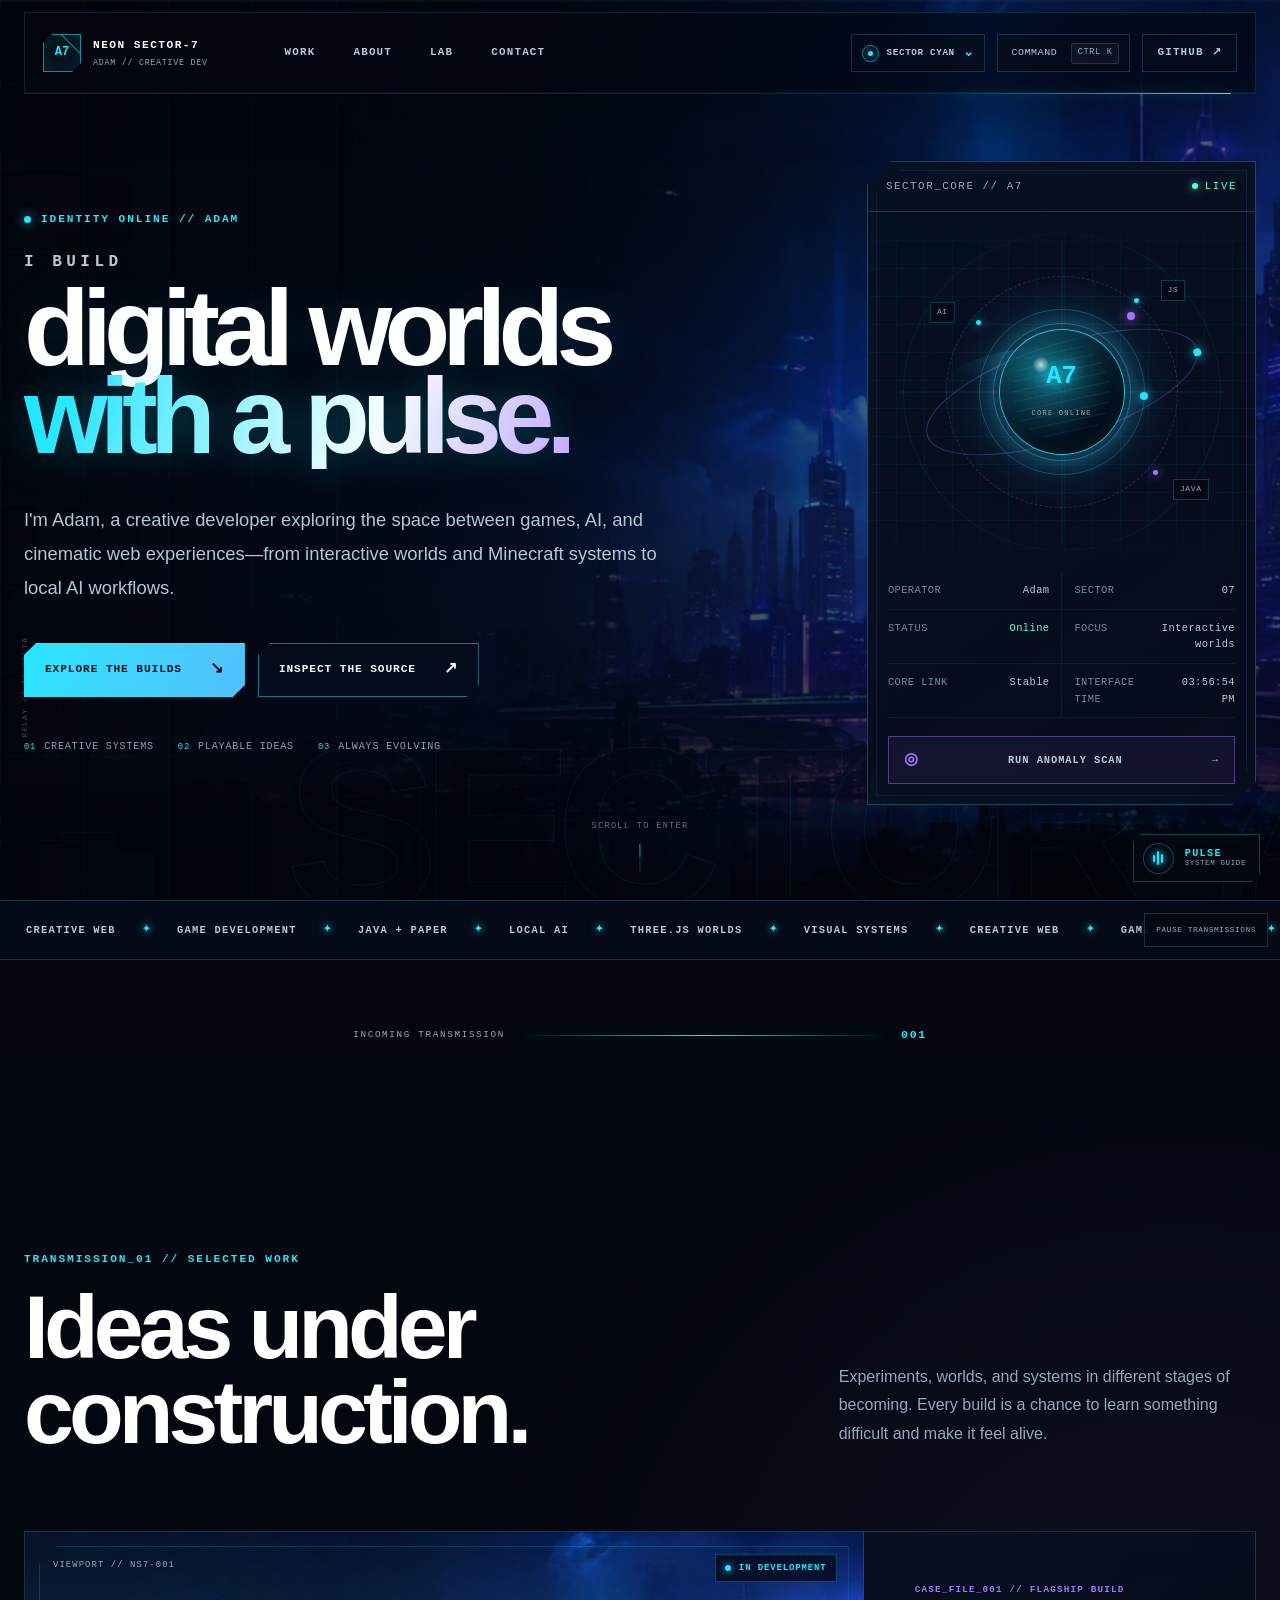
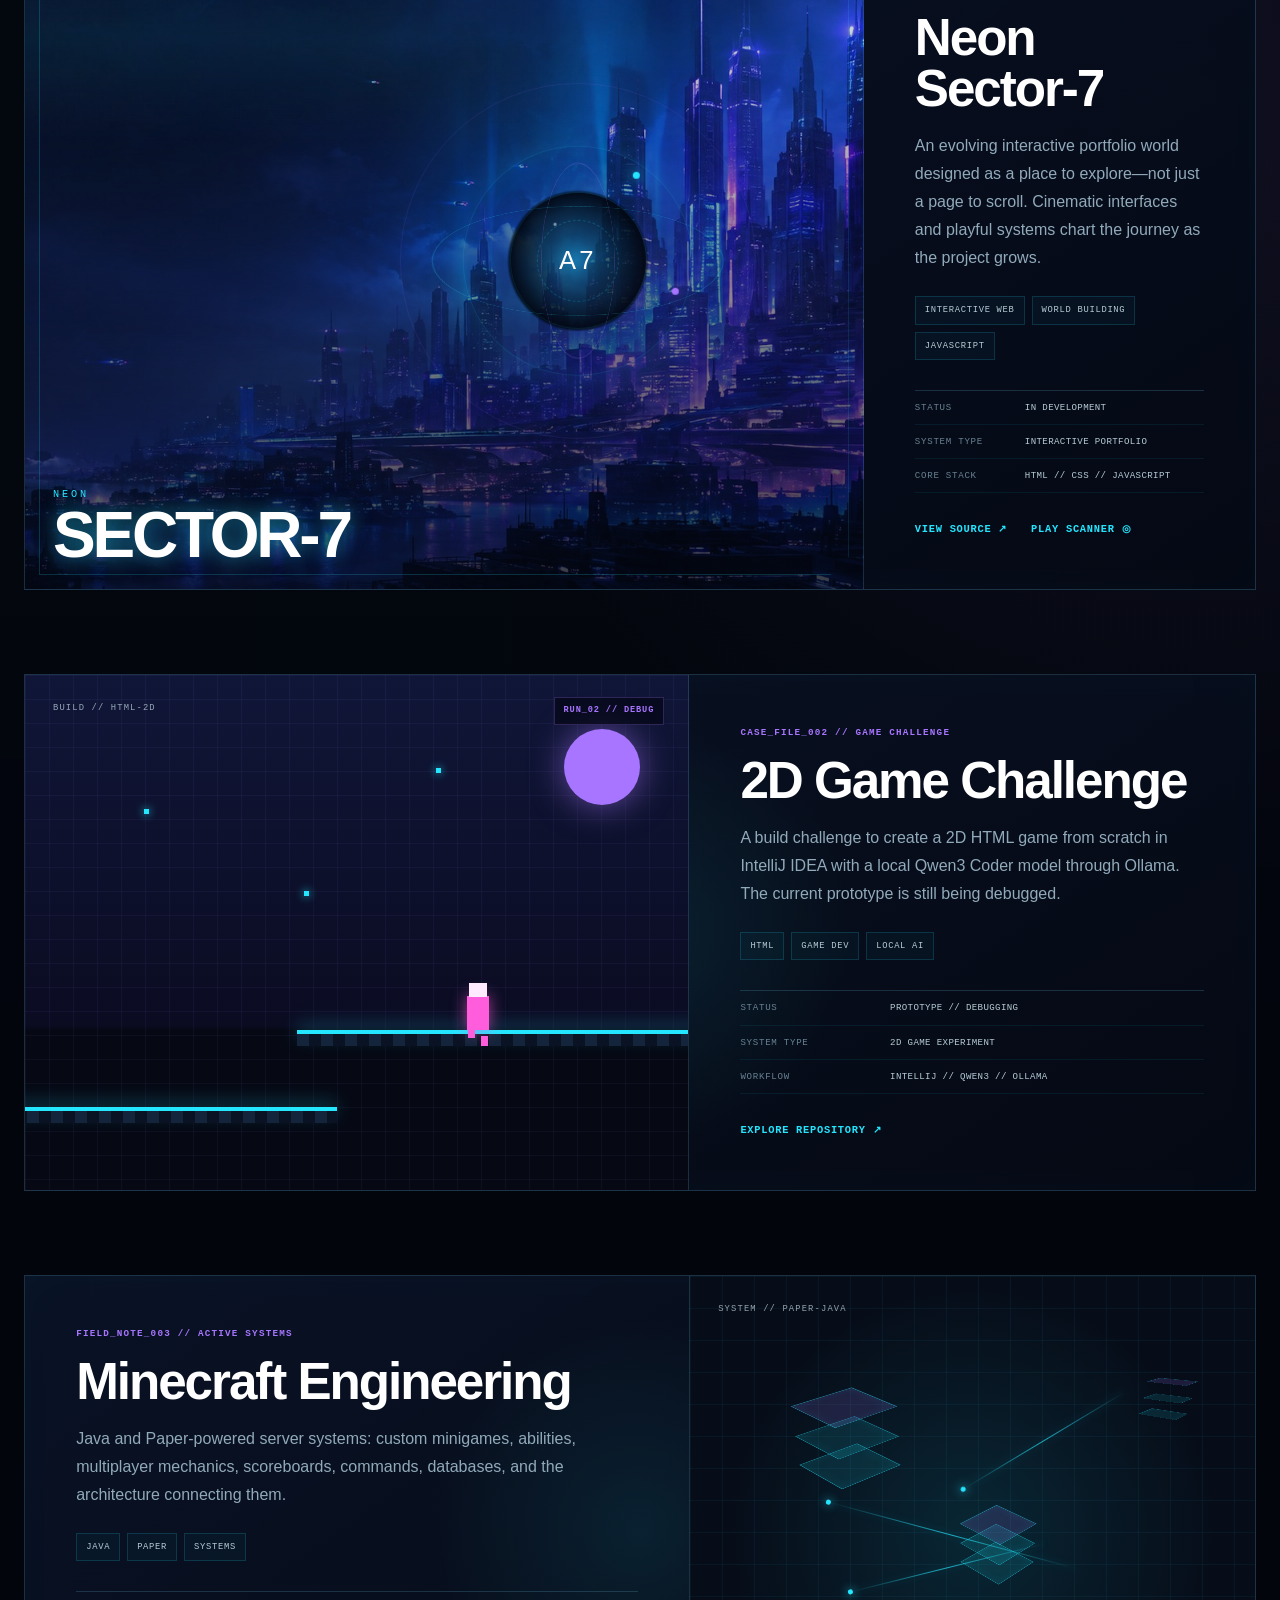
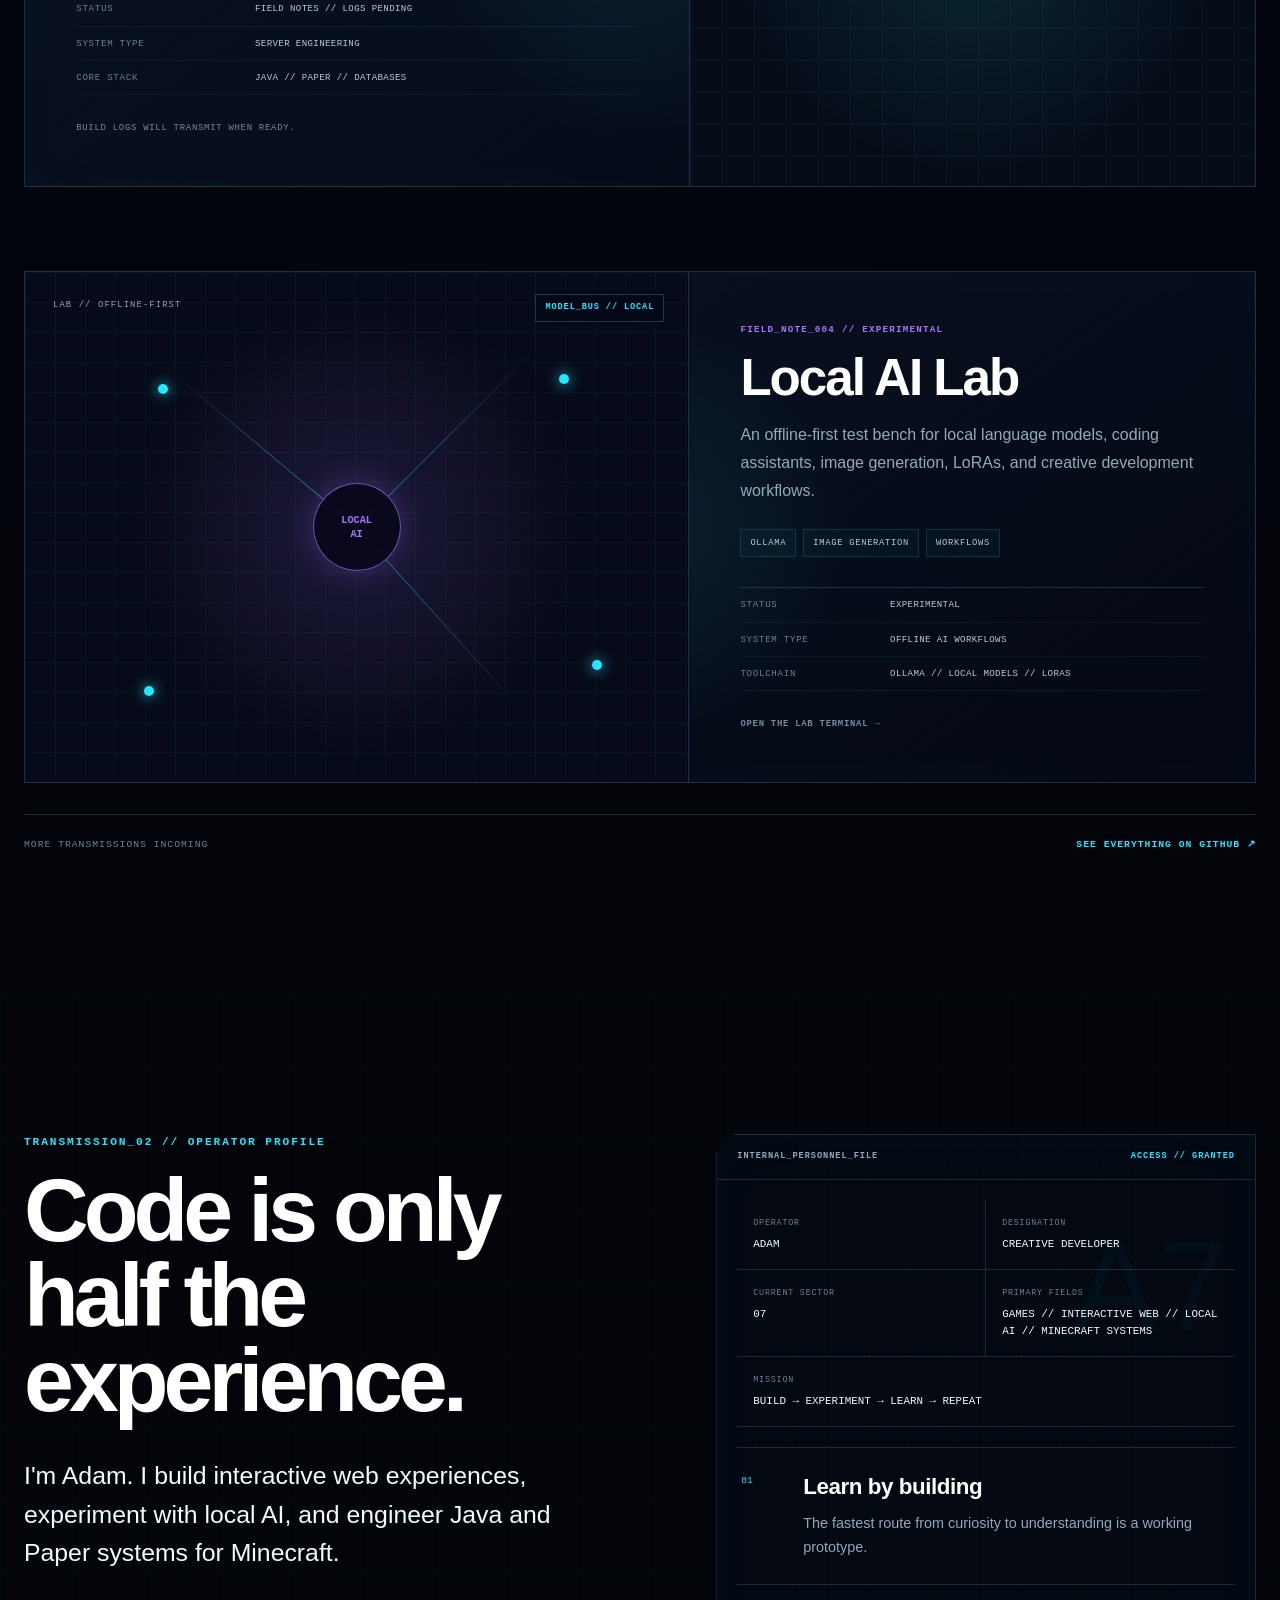
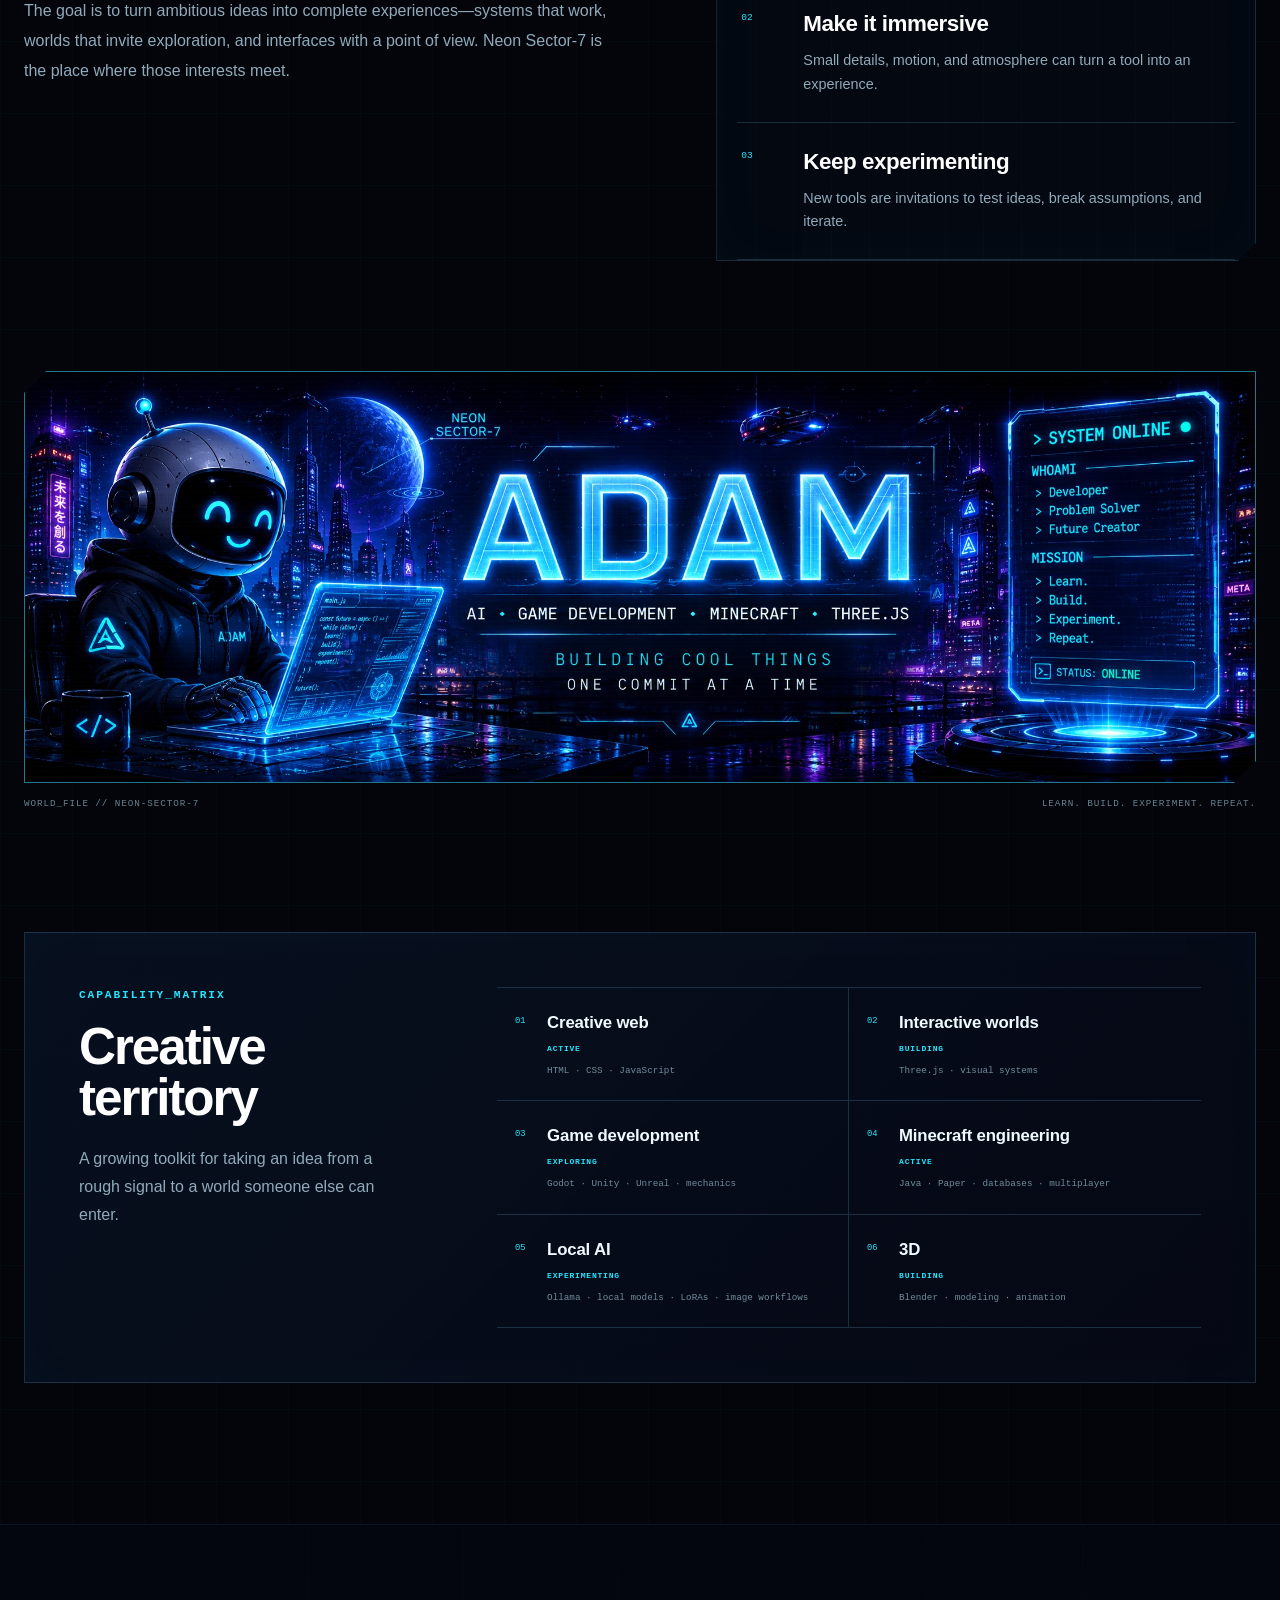
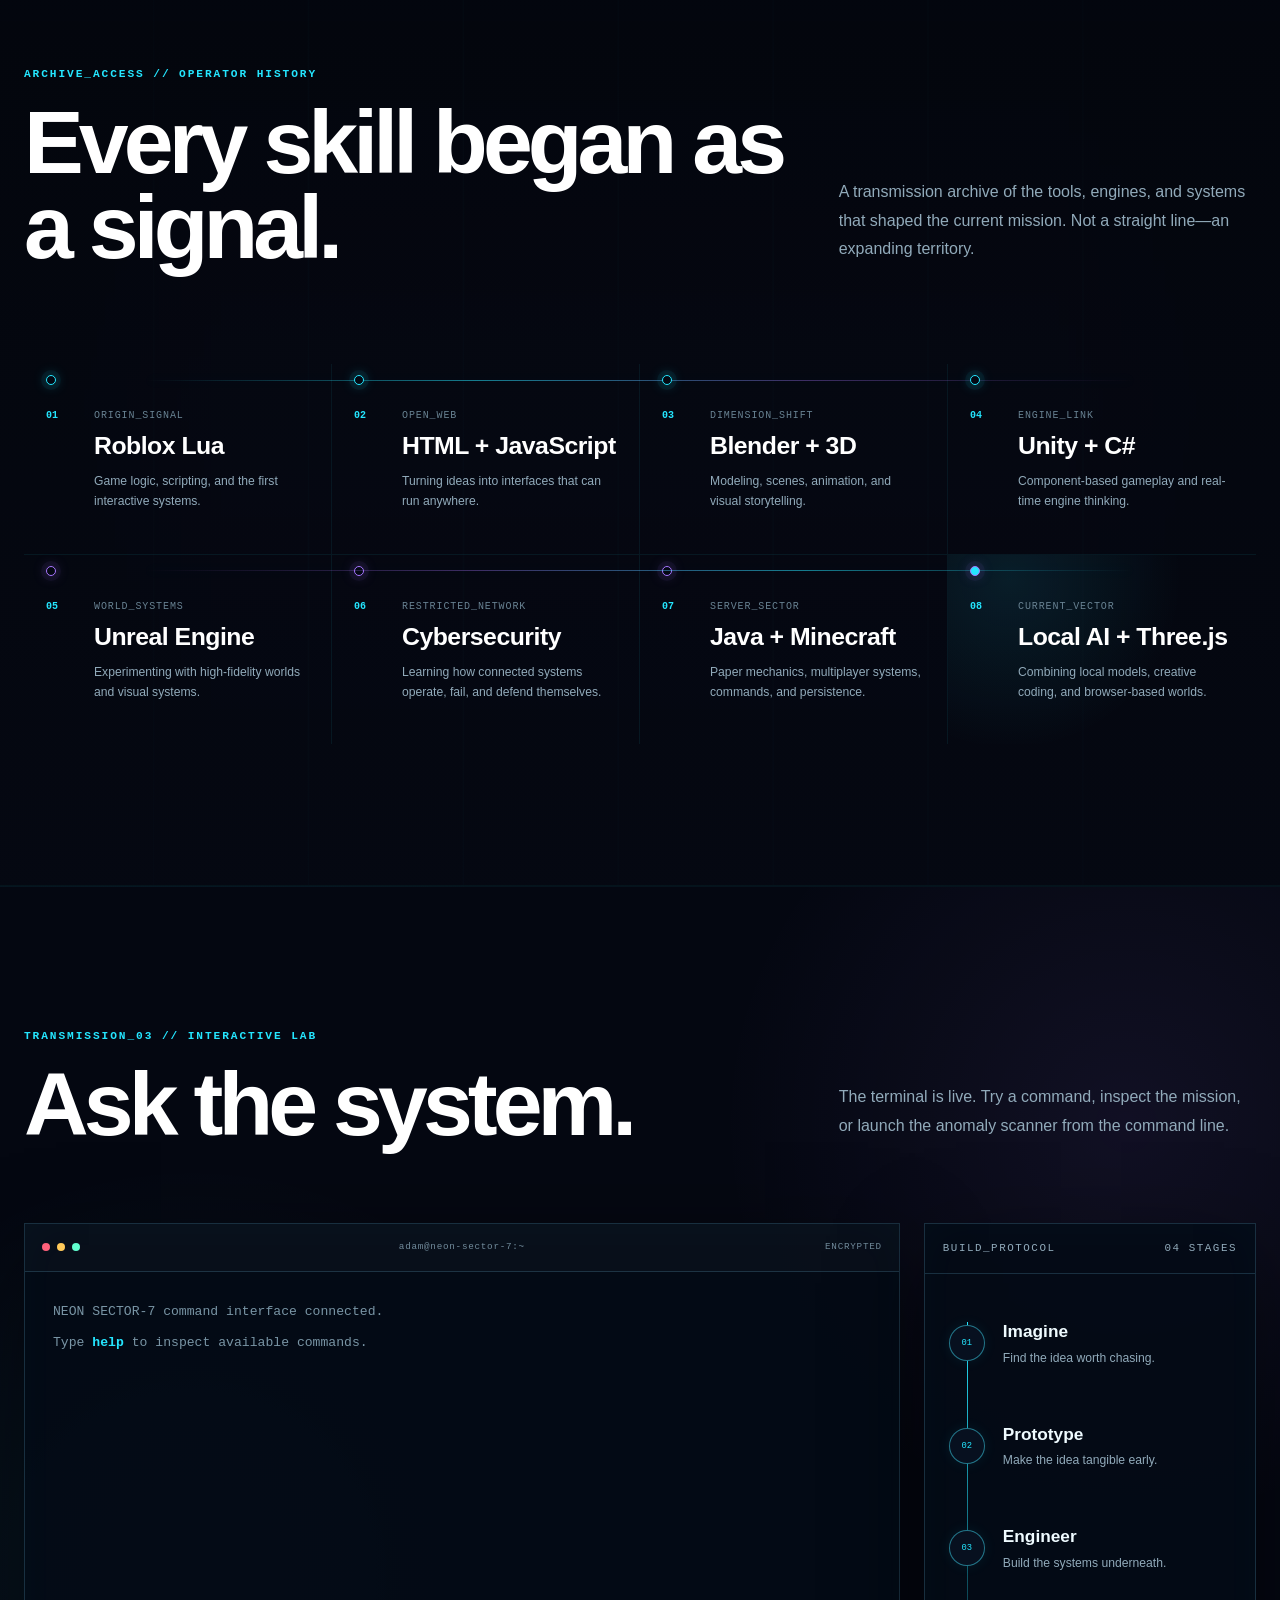
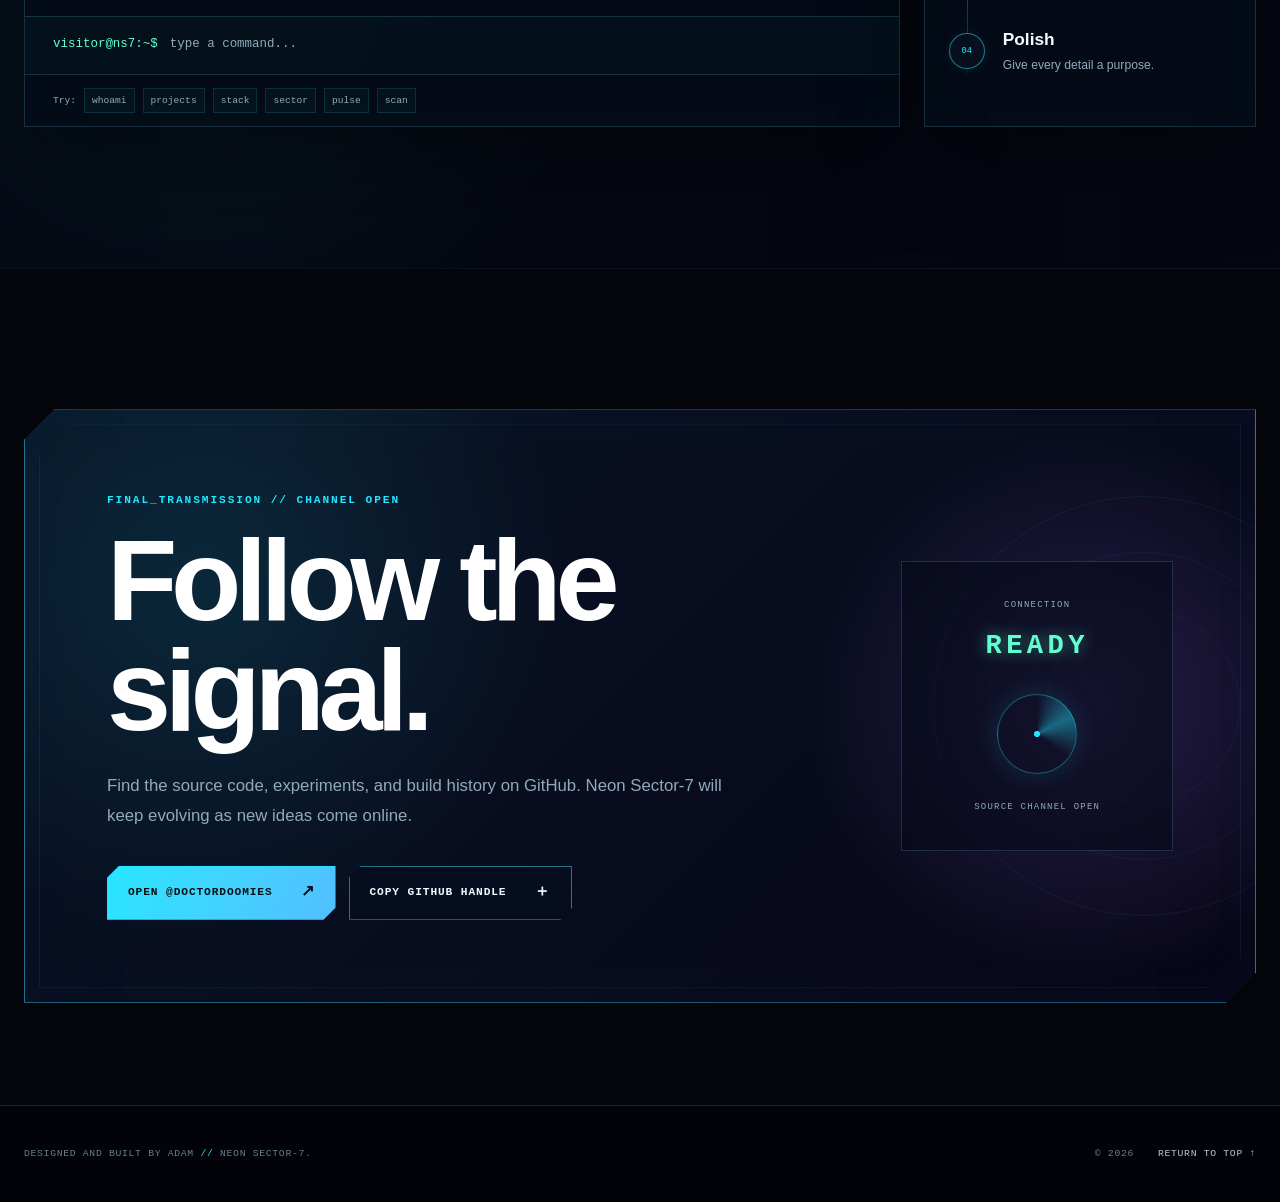
<file: index.html>
<!DOCTYPE html>
<html lang="en" data-theme="sector">
<head>
  <meta charset="UTF-8">
  <meta name="viewport" content="width=device-width, initial-scale=1.0">
  <meta
    name="description"
    content="Explore Adam's Neon Sector-7: an interactive developer portfolio spanning creative web worlds, Java and Paper game systems, and local AI experiments."
  >
  <meta name="theme-color" content="#040711" id="theme-color-meta">
  <meta name="color-scheme" content="dark">
  <meta name="robots" content="index, follow">
  <meta name="author" content="Adam">

  <meta property="og:type" content="website">
  <meta property="og:site_name" content="Neon Sector-7">
  <meta property="og:title" content="Adam — Creative Developer | Neon Sector-7">
  <meta
    property="og:description"
    content="Games, AI, cinematic interfaces, and creative systems—built inside Neon Sector-7."
  >
  <meta property="og:url" content="https://doctordoomies.github.io/">
  <meta property="og:image" content="https://doctordoomies.github.io/assets/banner.jpg">
  <meta property="og:image:type" content="image/jpeg">
  <meta property="og:image:width" content="2172">
  <meta property="og:image:height" content="724">
  <meta property="og:image:alt" content="Neon Sector-7 cityscape with a friendly robot at a coding console beneath the name Adam">
  <meta name="twitter:card" content="summary_large_image">
  <meta name="twitter:title" content="Adam — Creative Developer | Neon Sector-7">
  <meta name="twitter:description" content="Games, AI, cinematic interfaces, and creative systems—built inside Neon Sector-7.">
  <meta name="twitter:image" content="https://doctordoomies.github.io/assets/banner.jpg">
  <meta name="twitter:image:alt" content="Neon Sector-7 cityscape with a friendly robot at a coding console beneath the name Adam">

  <title>Adam — Creative Developer | Neon Sector-7</title>

  <link rel="canonical" href="https://doctordoomies.github.io/">
  <link rel="icon" href="assets/favicon.svg" type="image/svg+xml">
  <link rel="preload" href="assets/neon-city-background.jpg" as="image" type="image/jpeg" fetchpriority="high">

  <script type="application/ld+json">
    {
      "@context": "https://schema.org",
      "@type": "Person",
      "name": "Adam",
      "url": "https://doctordoomies.github.io/",
      "sameAs": ["https://github.com/doctordoomies"],
      "knowsAbout": [
        "Creative web development",
        "Game development",
        "Java",
        "Paper",
        "Three.js",
        "Local artificial intelligence"
      ]
    }
  </script>

  <script>
    document.documentElement.classList.add("js");
    try {
      const savedTheme = localStorage.getItem("ns7-theme");
      if (["sector", "solar", "ghost", "stellar"].includes(savedTheme)) {
        document.documentElement.dataset.theme = savedTheme;
      }
    } catch (error) {
      // The default interface theme remains available when storage is blocked.
    }
  </script>
  <link rel="stylesheet" href="styles.css">
</head>

<body>
  <a class="skip-link" href="#main-content">Skip to main content</a>

  <div class="site-background" aria-hidden="true">
    <div class="ambient-light ambient-light-one"></div>
    <div class="ambient-light ambient-light-two"></div>
    <div class="stellar-sky">
      <div class="stellar-nebula"></div>
      <div class="stellar-starfield" id="stellar-starfield"></div>
      <svg class="stellar-constellations" viewBox="0 0 1200 760" preserveAspectRatio="xMidYMid slice">
        <g class="constellation constellation-one">
          <path d="M104 182 188 124 271 176 342 104 421 159"/>
          <circle cx="104" cy="182" r="3"/>
          <circle cx="188" cy="124" r="4"/>
          <circle cx="271" cy="176" r="3"/>
          <circle cx="342" cy="104" r="4"/>
          <circle cx="421" cy="159" r="3"/>
        </g>
        <g class="constellation constellation-two">
          <path d="M798 246 856 187 918 228 982 166 1074 214 1118 145"/>
          <circle cx="798" cy="246" r="3"/>
          <circle cx="856" cy="187" r="4"/>
          <circle cx="918" cy="228" r="3"/>
          <circle cx="982" cy="166" r="4"/>
          <circle cx="1074" cy="214" r="3"/>
          <circle cx="1118" cy="145" r="4"/>
        </g>
        <g class="constellation constellation-three">
          <path d="M535 608 602 547 673 580 728 512"/>
          <circle cx="535" cy="608" r="3"/>
          <circle cx="602" cy="547" r="4"/>
          <circle cx="673" cy="580" r="3"/>
          <circle cx="728" cy="512" r="4"/>
        </g>
      </svg>
      <span class="shooting-star shooting-star-one"></span>
      <span class="shooting-star shooting-star-two"></span>
      <span class="shooting-star shooting-star-three"></span>
    </div>
    <div class="transmission-lines">
      <span></span><span></span><span></span><span></span>
    </div>
    <div class="distant-relay"><i></i></div>
    <div class="grid-layer"></div>
    <div class="particles" id="particles"></div>
    <div class="scanlines"></div>
    <div class="noise-layer"></div>
  </div>

  <div class="pointer-aura" id="pointer-aura" aria-hidden="true"></div>
  <div class="page-progress" aria-hidden="true">
    <span id="page-progress-bar"></span>
  </div>

  <div class="boot-screen" id="boot-screen" role="dialog" aria-modal="true" aria-label="Neon Sector-7 intro">
    <div class="boot-panel">
      <div class="boot-topline">
        <p>NEON SECTOR-7 // HANDSHAKE</p>
        <span class="boot-link-state" id="boot-link-state"><i class="status-light"></i><span id="boot-link-copy">LOCATING RELAY</span></span>
      </div>

      <div class="boot-mark" aria-hidden="true">
        <i></i>
        <b></b>
        <span>A7</span>
      </div>

      <p class="boot-status" id="boot-status">ESTABLISHING COMMUNICATIONS LINK</p>

      <pre class="boot-log" id="boot-log" aria-hidden="true"></pre>
      <p class="sr-only" id="boot-announcement" aria-live="polite"></p>

      <div
        class="boot-progress"
        role="progressbar"
        aria-label="Intro progress"
        aria-valuemin="0"
        aria-valuemax="100"
        aria-valuenow="0"
        id="boot-progress"
      >
        <span id="boot-progress-bar"></span>
      </div>

      <button class="text-button boot-skip" id="boot-skip" type="button">
        Skip intro
      </button>
    </div>
  </div>

  <p class="interface-toast" id="interface-toast" role="status" aria-live="polite"></p>
  <noscript><p class="no-script-notice">JavaScript is offline. The portfolio remains readable, but Sector-7 interactions are unavailable.</p></noscript>

  <header class="site-header" id="site-header">
    <nav class="navigation page-shell" aria-label="Primary navigation">
      <a class="logo" href="#home" aria-label="Neon Sector-7 home">
        <span class="logo-symbol" aria-hidden="true">A7</span>
        <span class="logo-copy">
          <strong>NEON SECTOR-7</strong>
          <small>ADAM // CREATIVE DEV</small>
        </span>
      </a>

      <button
        class="nav-toggle"
        id="nav-toggle"
        type="button"
        aria-expanded="false"
        aria-controls="nav-panel"
        aria-label="Open navigation"
      >
        <span></span>
        <span></span>
      </button>

      <div class="nav-panel" id="nav-panel">
        <div class="nav-links">
          <a href="#work" data-nav-link>Work</a>
          <a href="#about" data-nav-link>About</a>
          <a href="#lab" data-nav-link>Lab</a>
          <a href="#contact" data-nav-link>Contact</a>
        </div>

        <div class="nav-tools">
          <div class="theme-control">
            <button
              class="theme-switcher"
              id="theme-switcher"
              type="button"
              aria-haspopup="menu"
              aria-expanded="false"
              aria-controls="theme-menu"
              aria-label="Choose interface theme"
            >
              <span class="theme-switcher-icon" aria-hidden="true"><i></i></span>
              <span class="theme-switcher-label" id="current-theme-label">Sector</span>
              <span class="theme-switcher-chevron" aria-hidden="true">⌄</span>
            </button>

            <div class="theme-menu" id="theme-menu" role="menu" aria-label="Interface themes" hidden>
              <p>INTERFACE_THEME</p>
              <button type="button" role="menuitemradio" aria-checked="true" data-theme-option="sector">
                <span class="theme-swatch swatch-sector" aria-hidden="true"></span>
                <span><strong>Sector Cyan</strong><small>Original neon city</small></span>
                <i aria-hidden="true">01</i>
              </button>
              <button type="button" role="menuitemradio" aria-checked="false" data-theme-option="solar">
                <span class="theme-swatch swatch-solar" aria-hidden="true"></span>
                <span><strong>Solar Gold</strong><small>Warm signal flare</small></span>
                <i aria-hidden="true">02</i>
              </button>
              <button type="button" role="menuitemradio" aria-checked="false" data-theme-option="ghost">
                <span class="theme-swatch swatch-ghost" aria-hidden="true"></span>
                <span><strong>Ghost Mint</strong><small>Cool spectral interface</small></span>
                <i aria-hidden="true">03</i>
              </button>
              <button type="button" role="menuitemradio" aria-checked="false" data-theme-option="stellar">
                <span class="theme-swatch swatch-stellar" aria-hidden="true"></span>
                <span><strong>Starry Night</strong><small>Deep-space observatory</small></span>
                <i aria-hidden="true">04</i>
              </button>
            </div>
          </div>

          <button
            class="command-trigger"
            id="command-trigger"
            type="button"
            aria-label="Open command deck"
          >
            Command <kbd>Ctrl K</kbd>
          </button>

          <a
            class="nav-github"
            href="https://github.com/doctordoomies"
            target="_blank"
            rel="noopener noreferrer"
          >
            GitHub <span aria-hidden="true">↗</span>
            <span class="sr-only">(opens in a new tab)</span>
          </a>
        </div>
      </div>
    </nav>
  </header>

  <main id="main-content" tabindex="-1">
    <section class="hero" id="home" aria-labelledby="hero-title">
      <div class="hero-city" aria-hidden="true"></div>
      <div class="hero-celestial" aria-hidden="true">
        <div class="celestial-orbit celestial-orbit-one"></div>
        <div class="celestial-orbit celestial-orbit-two"></div>
        <div class="celestial-body">
          <span class="celestial-crater crater-one"></span>
          <span class="celestial-crater crater-two"></span>
          <span class="celestial-crater crater-three"></span>
          <i></i>
        </div>
      </div>
      <div class="hero-vignette" aria-hidden="true"></div>
      <div class="station-horizon" aria-hidden="true"><i></i><i></i><i></i><i></i><i></i></div>
      <span class="hero-coordinate coordinate-one" aria-hidden="true">SECTOR COORD // 07.14.88</span>
      <span class="hero-coordinate coordinate-two" aria-hidden="true">RELAY // A7-DELTA</span>
      <span class="hero-watermark" aria-hidden="true">SECTOR-7</span>

      <div class="hero-layout page-shell">
        <div class="hero-copy reveal">
          <p class="eyebrow"><span></span> Identity online // Adam</p>

          <h1 id="hero-title">
            <span class="hero-intro">I build</span>
            <span>digital worlds</span>
            <span class="gradient-text">with a pulse.</span>
          </h1>

          <p class="hero-description">
            I'm Adam, a creative developer exploring the space between games,
            AI, and cinematic web experiences—from interactive worlds and
            Minecraft systems to local AI workflows.
          </p>

          <div class="hero-actions">
            <a class="button button-primary" href="#work">
              <span>Explore the builds</span>
              <span class="button-arrow" aria-hidden="true">↘</span>
            </a>

            <a
              class="button button-secondary"
              href="https://github.com/doctordoomies/doctordoomies.github.io"
              target="_blank"
              rel="noopener noreferrer"
            >
              <span>Inspect the source</span>
              <span class="button-arrow" aria-hidden="true">↗</span>
              <span class="sr-only">(opens in a new tab)</span>
            </a>
          </div>

          <ul class="hero-signals" aria-label="Creative focus">
            <li><span>01</span> Creative systems</li>
            <li><span>02</span> Playable ideas</li>
            <li><span>03</span> Always evolving</li>
          </ul>
        </div>

        <aside class="identity-console reveal" aria-label="Neon Sector-7 core and Adam's live creator signal">
          <div class="panel-chrome">
            <span>SECTOR_CORE // A7</span>
            <span class="panel-status"><i></i> LIVE</span>
          </div>

          <div class="core-stage" id="core-stage" aria-hidden="true">
            <div class="core-orbit core-orbit-one"><i></i></div>
            <div class="core-orbit core-orbit-two"><i></i></div>
            <div class="core-orbit core-orbit-three"></div>
            <div class="core-orbit core-orbit-vertical"><i></i></div>
            <div class="core-crosshair core-crosshair-x"></div>
            <div class="core-crosshair core-crosshair-y"></div>
            <div class="core-scan-plane"></div>
            <div class="identity-core">
              <i></i>
              <span>A7</span>
              <small>CORE ONLINE</small>
            </div>
            <span class="core-glyph glyph-one">AI</span>
            <span class="core-glyph glyph-two">JS</span>
            <span class="core-glyph glyph-three">JAVA</span>
            <span class="core-data-node node-alpha"></span>
            <span class="core-data-node node-beta"></span>
            <span class="core-data-node node-gamma"></span>
          </div>

          <dl class="console-readout">
            <div>
              <dt>Operator</dt>
              <dd>Adam</dd>
            </div>
            <div>
              <dt>Sector</dt>
              <dd>07</dd>
            </div>
            <div>
              <dt>Status</dt>
              <dd class="readout-online">Online</dd>
            </div>
            <div>
              <dt>Focus</dt>
              <dd id="focus-signal">Interactive worlds</dd>
            </div>
            <div>
              <dt>Core link</dt>
              <dd>Stable</dd>
            </div>
            <div>
              <dt>Interface time</dt>
              <dd id="local-time">--:--:--</dd>
            </div>
          </dl>

          <button class="console-action" type="button" data-open-scan>
            <span class="console-action-icon" aria-hidden="true">◎</span>
            Run anomaly scan
            <span aria-hidden="true">→</span>
          </button>
        </aside>
      </div>

      <a class="scroll-cue" href="#signal-strip">
        <span>Scroll to enter</span>
        <i aria-hidden="true"></i>
      </a>
    </section>

    <div class="signal-strip" id="signal-strip" role="region" aria-label="Adam's creative disciplines">
      <div class="signal-track">
        <span>Creative web</span><i aria-hidden="true">✦</i>
        <span>Game development</span><i aria-hidden="true">✦</i>
        <span>Java + Paper</span><i aria-hidden="true">✦</i>
        <span>Local AI</span><i aria-hidden="true">✦</i>
        <span>Three.js worlds</span><i aria-hidden="true">✦</i>
        <span>Visual systems</span><i aria-hidden="true">✦</i>
        <span aria-hidden="true">Creative web</span><i aria-hidden="true">✦</i>
        <span aria-hidden="true">Game development</span><i aria-hidden="true">✦</i>
        <span aria-hidden="true">Java + Paper</span><i aria-hidden="true">✦</i>
        <span aria-hidden="true">Local AI</span><i aria-hidden="true">✦</i>
        <span aria-hidden="true">Three.js worlds</span><i aria-hidden="true">✦</i>
        <span aria-hidden="true">Visual systems</span><i aria-hidden="true">✦</i>
      </div>
      <button class="signal-toggle" id="signal-toggle" type="button" aria-pressed="false">
        Pause transmissions
      </button>
    </div>

    <div class="transmission-bridge" aria-hidden="true">
      <span>INCOMING TRANSMISSION</span>
      <i></i>
      <strong>001</strong>
    </div>

    <section class="section work-section" id="work" aria-labelledby="work-title">
      <div class="page-shell">
        <header class="section-heading reveal">
          <div>
            <p class="section-code">TRANSMISSION_01 // SELECTED WORK</p>
            <h2 id="work-title">Ideas under construction.</h2>
          </div>
          <p>
            Experiments, worlds, and systems in different stages of becoming.
            Every build is a chance to learn something difficult and make it feel alive.
          </p>
        </header>

        <div class="project-grid">
          <article class="project-card project-featured reveal" data-tilt>
            <div class="project-visual project-city-visual" aria-hidden="true">
              <div class="project-scanline" aria-hidden="true"></div>
              <span class="visual-coordinate">VIEWPORT // NS7-001</span>
              <span class="project-status status-live"><i></i> In development</span>
              <div class="project-orbital-preview" aria-hidden="true">
                <i></i><i></i><i></i>
                <span>A7</span>
                <b></b><b></b>
              </div>
              <div class="visual-lockup">
                <span>NEON</span>
                <strong>SECTOR-7</strong>
              </div>
            </div>

            <div class="project-content">
              <p class="project-index">CASE_FILE_001 // FLAGSHIP BUILD</p>
              <h3>Neon <span class="project-title-lock">Sector-7</span></h3>
              <p>
                An evolving interactive portfolio world designed as a place to
                explore—not just a page to scroll. Cinematic interfaces and
                playful systems chart the journey as the project grows.
              </p>

              <ul class="tag-list" aria-label="Technologies and disciplines">
                <li>Interactive web</li>
                <li>World building</li>
                <li>JavaScript</li>
              </ul>

              <dl class="project-meta">
                <div><dt>Status</dt><dd>In development</dd></div>
                <div><dt>System type</dt><dd>Interactive portfolio</dd></div>
                <div><dt>Core stack</dt><dd>HTML // CSS // JavaScript</dd></div>
              </dl>

              <div class="project-links">
                <a
                  href="https://github.com/doctordoomies/doctordoomies.github.io"
                  target="_blank"
                  rel="noopener noreferrer"
                >
                  View source <span aria-hidden="true">↗</span>
                  <span class="sr-only">(opens in a new tab)</span>
                </a>
                <button type="button" data-open-scan>
                  Play scanner <span aria-hidden="true">◎</span>
                </button>
              </div>
            </div>
          </article>

          <article class="project-card project-game reveal" data-tilt>
            <div class="project-visual pixel-visual" aria-hidden="true">
              <span class="pixel-hud">RUN_02 // DEBUG</span>
              <span class="pixel-moon"></span>
              <span class="pixel-star star-one"></span>
              <span class="pixel-star star-two"></span>
              <span class="pixel-star star-three"></span>
              <span class="pixel-platform platform-one"></span>
              <span class="pixel-platform platform-two"></span>
              <span class="pixel-character"><i></i></span>
              <span class="visual-coordinate">BUILD // HTML-2D</span>
            </div>

            <div class="project-content">
              <p class="project-index">CASE_FILE_002 // GAME CHALLENGE</p>
              <h3>2D Game Challenge</h3>
              <p>
                A build challenge to create a 2D HTML game from scratch in
                IntelliJ IDEA with a local Qwen3 Coder model through Ollama.
                The current prototype is still being debugged.
              </p>

              <ul class="tag-list" aria-label="Technologies">
                <li>HTML</li>
                <li>Game dev</li>
                <li>Local AI</li>
              </ul>

              <dl class="project-meta">
                <div><dt>Status</dt><dd>Prototype // Debugging</dd></div>
                <div><dt>System type</dt><dd>2D game experiment</dd></div>
                <div><dt>Workflow</dt><dd>IntelliJ // Qwen3 // Ollama</dd></div>
              </dl>

              <div class="project-links">
                <a
                  href="https://github.com/doctordoomies/2D-Game-Challenge"
                  target="_blank"
                  rel="noopener noreferrer"
                >
                  Explore repository <span aria-hidden="true">↗</span>
                  <span class="sr-only">(opens in a new tab)</span>
                </a>
              </div>
            </div>
          </article>

          <article class="project-card project-system reveal" data-tilt>
            <div class="project-visual voxel-visual" aria-hidden="true">
              <span class="voxel-network-line line-a"></span>
              <span class="voxel-network-line line-b"></span>
              <span class="voxel-network-line line-c"></span>
              <div class="voxel-stack voxel-stack-one"><i></i><b></b><span></span></div>
              <div class="voxel-stack voxel-stack-two"><i></i><b></b><span></span></div>
              <div class="voxel-stack voxel-stack-three"><i></i><b></b><span></span></div>
              <span class="visual-coordinate">SYSTEM // PAPER-JAVA</span>
            </div>

            <div class="project-content">
              <p class="project-index">FIELD_NOTE_003 // ACTIVE SYSTEMS</p>
              <h3>Minecraft Engineering</h3>
              <p>
                Java and Paper-powered server systems: custom minigames,
                abilities, multiplayer mechanics, scoreboards, commands,
                databases, and the architecture connecting them.
              </p>

              <ul class="tag-list" aria-label="Technologies">
                <li>Java</li>
                <li>Paper</li>
                <li>Systems</li>
              </ul>

              <dl class="project-meta">
                <div><dt>Status</dt><dd>Field notes // Logs pending</dd></div>
                <div><dt>System type</dt><dd>Server engineering</dd></div>
                <div><dt>Core stack</dt><dd>Java // Paper // Databases</dd></div>
              </dl>

              <span class="project-note">Build logs will transmit when ready.</span>
            </div>
          </article>

          <article class="project-card project-ai reveal" data-tilt>
            <div class="project-visual ai-visual" aria-hidden="true">
              <span class="model-status">MODEL_BUS // LOCAL</span>
              <span class="ai-node node-one"></span>
              <span class="ai-node node-two"></span>
              <span class="ai-node node-three"></span>
              <span class="ai-node node-four"></span>
              <span class="ai-line line-one"></span>
              <span class="ai-line line-two"></span>
              <span class="ai-line line-three"></span>
              <div class="ai-core">LOCAL<br>AI</div>
              <span class="visual-coordinate">LAB // OFFLINE-FIRST</span>
            </div>

            <div class="project-content">
              <p class="project-index">FIELD_NOTE_004 // EXPERIMENTAL</p>
              <h3>Local AI Lab</h3>
              <p>
                An offline-first test bench for local language models, coding
                assistants, image generation, LoRAs, and creative development
                workflows.
              </p>

              <ul class="tag-list" aria-label="Tools and disciplines">
                <li>Ollama</li>
                <li>Image generation</li>
                <li>Workflows</li>
              </ul>

              <dl class="project-meta">
                <div><dt>Status</dt><dd>Experimental</dd></div>
                <div><dt>System type</dt><dd>Offline AI workflows</dd></div>
                <div><dt>Toolchain</dt><dd>Ollama // Local models // LoRAs</dd></div>
              </dl>

              <a class="project-note project-note-link" href="#lab">Open the lab terminal →</a>
            </div>
          </article>
        </div>

        <div class="section-tail reveal">
          <span>MORE TRANSMISSIONS INCOMING</span>
          <a
            href="https://github.com/doctordoomies?tab=repositories"
            target="_blank"
            rel="noopener noreferrer"
          >
            See everything on GitHub <span aria-hidden="true">↗</span>
            <span class="sr-only">(opens in a new tab)</span>
          </a>
        </div>
      </div>
    </section>

    <section class="section about-section" id="about" aria-labelledby="about-title">
      <div class="page-shell">
        <div class="about-layout">
          <div class="about-copy reveal">
            <p class="section-code">TRANSMISSION_02 // OPERATOR PROFILE</p>
            <h2 id="about-title">Code is only half the experience.</h2>
            <p class="about-lede">
              I'm Adam. I build interactive web experiences, experiment with
              local AI, and engineer Java and Paper systems for Minecraft.
            </p>
            <p>
              The goal is to turn ambitious ideas into complete experiences—systems
              that work, worlds that invite exploration, and interfaces with a point
              of view. Neon Sector-7 is the place where those interests meet.
            </p>
          </div>

          <div class="operator-file reveal">
            <div class="operator-file-header"><span>INTERNAL_PERSONNEL_FILE</span><i>ACCESS // GRANTED</i></div>
            <dl class="operator-dossier">
              <div><dt>Operator</dt><dd>Adam</dd></div>
              <div><dt>Designation</dt><dd>Creative Developer</dd></div>
              <div><dt>Current sector</dt><dd>07</dd></div>
              <div><dt>Primary fields</dt><dd>Games // Interactive Web // Local AI // Minecraft Systems</dd></div>
              <div><dt>Mission</dt><dd>Build → Experiment → Learn → Repeat</dd></div>
            </dl>

            <div class="principle-list">
              <article>
                <span>01</span>
                <div>
                  <h3>Learn by building</h3>
                  <p>The fastest route from curiosity to understanding is a working prototype.</p>
                </div>
              </article>
              <article>
                <span>02</span>
                <div>
                  <h3>Make it immersive</h3>
                  <p>Small details, motion, and atmosphere can turn a tool into an experience.</p>
                </div>
              </article>
              <article>
                <span>03</span>
                <div>
                  <h3>Keep experimenting</h3>
                  <p>New tools are invitations to test ideas, break assumptions, and iterate.</p>
                </div>
              </article>
            </div>
          </div>
        </div>

        <figure class="identity-banner reveal">
          <div class="banner-frame">
            <img
              src="assets/banner.jpg"
              alt="Stylized Neon Sector-7 cityscape with a friendly robot at a coding console beneath the name Adam"
              width="2172"
              height="724"
              loading="lazy"
              decoding="async"
            >
            <span class="banner-shine" aria-hidden="true"></span>
          </div>
          <figcaption>
            <span>WORLD_FILE // NEON-SECTOR-7</span>
            <span>Learn. Build. Experiment. Repeat.</span>
          </figcaption>
        </figure>

        <div class="capability-panel reveal">
          <div class="capability-intro">
            <p class="section-code">CAPABILITY_MATRIX</p>
            <h3>Creative territory</h3>
            <p>
              A growing toolkit for taking an idea from a rough signal to a world
              someone else can enter.
            </p>
          </div>

          <ul class="capability-grid">
            <li><span>01</span><div><strong>Creative web</strong><em>ACTIVE</em><small>HTML · CSS · JavaScript</small></div></li>
            <li><span>02</span><div><strong>Interactive worlds</strong><em>BUILDING</em><small>Three.js · visual systems</small></div></li>
            <li><span>03</span><div><strong>Game development</strong><em>EXPLORING</em><small>Godot · Unity · Unreal · mechanics</small></div></li>
            <li><span>04</span><div><strong>Minecraft engineering</strong><em>ACTIVE</em><small>Java · Paper · databases · multiplayer</small></div></li>
            <li><span>05</span><div><strong>Local AI</strong><em>EXPERIMENTING</em><small>Ollama · local models · LoRAs · image workflows</small></div></li>
            <li><span>06</span><div><strong>3D</strong><em>BUILDING</em><small>Blender · modeling · animation</small></div></li>
          </ul>
        </div>
      </div>
    </section>

    <section class="section mission-section" id="mission" aria-labelledby="mission-title">
      <div class="page-shell">
        <header class="section-heading mission-heading reveal">
          <div>
            <p class="section-code">ARCHIVE_ACCESS // OPERATOR HISTORY</p>
            <h2 id="mission-title">Every skill began as a signal.</h2>
          </div>
          <p>
            A transmission archive of the tools, engines, and systems that shaped
            the current mission. Not a straight line—an expanding territory.
          </p>
        </header>

        <ol class="mission-track" aria-label="Adam's development journey">
          <li class="mission-entry reveal">
            <span class="mission-index">01</span>
            <div><p>ORIGIN_SIGNAL</p><h3>Roblox Lua</h3><small>Game logic, scripting, and the first interactive systems.</small></div>
          </li>
          <li class="mission-entry reveal">
            <span class="mission-index">02</span>
            <div><p>OPEN_WEB</p><h3>HTML + JavaScript</h3><small>Turning ideas into interfaces that can run anywhere.</small></div>
          </li>
          <li class="mission-entry reveal">
            <span class="mission-index">03</span>
            <div><p>DIMENSION_SHIFT</p><h3>Blender + 3D</h3><small>Modeling, scenes, animation, and visual storytelling.</small></div>
          </li>
          <li class="mission-entry reveal">
            <span class="mission-index">04</span>
            <div><p>ENGINE_LINK</p><h3>Unity + C#</h3><small>Component-based gameplay and real-time engine thinking.</small></div>
          </li>
          <li class="mission-entry reveal">
            <span class="mission-index">05</span>
            <div><p>WORLD_SYSTEMS</p><h3>Unreal Engine</h3><small>Experimenting with high-fidelity worlds and visual systems.</small></div>
          </li>
          <li class="mission-entry reveal">
            <span class="mission-index">06</span>
            <div><p>RESTRICTED_NETWORK</p><h3>Cybersecurity</h3><small>Learning how connected systems operate, fail, and defend themselves.</small></div>
          </li>
          <li class="mission-entry reveal">
            <span class="mission-index">07</span>
            <div><p>SERVER_SECTOR</p><h3>Java + Minecraft</h3><small>Paper mechanics, multiplayer systems, commands, and persistence.</small></div>
          </li>
          <li class="mission-entry is-current reveal">
            <span class="mission-index">08</span>
            <div><p>CURRENT_VECTOR</p><h3>Local AI + Three.js</h3><small>Combining local models, creative coding, and browser-based worlds.</small></div>
          </li>
        </ol>
      </div>
    </section>

    <section class="section lab-section" id="lab" aria-labelledby="lab-title">
      <div class="page-shell">
        <header class="section-heading reveal">
          <div>
            <p class="section-code">TRANSMISSION_03 // INTERACTIVE LAB</p>
            <h2 id="lab-title">Ask the system.</h2>
          </div>
          <p>
            The terminal is live. Try a command, inspect the mission, or launch
            the anomaly scanner from the command line.
          </p>
        </header>

        <div class="lab-layout">
          <div class="terminal reveal" role="region" aria-labelledby="terminal-title">
            <div class="terminal-bar">
              <div aria-hidden="true"><span></span><span></span><span></span></div>
              <p id="terminal-title">adam@neon-sector-7:~</p>
              <small>ENCRYPTED</small>
            </div>

            <div class="terminal-output" id="terminal-output" role="log" aria-label="Terminal output" aria-live="polite" aria-relevant="additions" tabindex="0">
              <div class="terminal-line system-line">NEON SECTOR-7 command interface connected.</div>
              <div class="terminal-line system-line">Type <strong>help</strong> to inspect available commands.</div>
            </div>

            <form class="terminal-form" id="terminal-form">
              <label class="sr-only" for="terminal-input">Enter a terminal command</label>
              <span aria-hidden="true">visitor@ns7:~$</span>
              <input
                id="terminal-input"
                name="command"
                type="text"
                autocomplete="off"
                autocapitalize="off"
                spellcheck="false"
                placeholder="type a command..."
              >
            </form>

            <div class="terminal-shortcuts" role="group" aria-label="Suggested terminal commands">
              <span>Try:</span>
              <button type="button" data-terminal-command="whoami">whoami</button>
              <button type="button" data-terminal-command="projects">projects</button>
              <button type="button" data-terminal-command="stack">stack</button>
              <button type="button" data-terminal-command="sector">sector</button>
              <button type="button" data-terminal-command="pulse">pulse</button>
              <button type="button" data-terminal-command="scan">scan</button>
            </div>
          </div>

          <aside class="build-path reveal" aria-label="Adam's build philosophy">
            <div class="panel-chrome">
              <span>BUILD_PROTOCOL</span>
              <span>04 STAGES</span>
            </div>

            <ol>
              <li>
                <span>01</span>
                <div><strong>Imagine</strong><small>Find the idea worth chasing.</small></div>
              </li>
              <li>
                <span>02</span>
                <div><strong>Prototype</strong><small>Make the idea tangible early.</small></div>
              </li>
              <li>
                <span>03</span>
                <div><strong>Engineer</strong><small>Build the systems underneath.</small></div>
              </li>
              <li>
                <span>04</span>
                <div><strong>Polish</strong><small>Give every detail a purpose.</small></div>
              </li>
            </ol>
          </aside>
        </div>
      </div>
    </section>

    <section class="section contact-section" id="contact" aria-labelledby="contact-title">
      <div class="page-shell">
        <div class="contact-panel reveal">
          <div class="contact-orbit" aria-hidden="true"><span></span><i></i></div>
          <div class="contact-copy">
            <p class="section-code">FINAL_TRANSMISSION // CHANNEL OPEN</p>
            <h2 id="contact-title">Follow the signal.</h2>
            <p>
              Find the source code, experiments, and build history on GitHub.
              Neon Sector-7 will keep evolving as new ideas come online.
            </p>

            <div class="contact-actions">
              <a
                class="button button-primary"
                href="https://github.com/doctordoomies"
                target="_blank"
                rel="noopener noreferrer"
              >
                <span>Open @doctordoomies</span>
                <span class="button-arrow" aria-hidden="true">↗</span>
                <span class="sr-only">(opens in a new tab)</span>
              </a>
              <button class="button button-secondary" id="copy-username" type="button">
                <span>Copy GitHub handle</span>
                <span class="button-arrow" aria-hidden="true">＋</span>
              </button>
            </div>
          </div>

          <div class="contact-readout" aria-hidden="true">
            <span>CONNECTION</span>
            <strong>READY</strong>
            <i></i>
            <small>SOURCE CHANNEL OPEN</small>
          </div>
        </div>
      </div>
    </section>
  </main>

  <footer class="site-footer">
    <div class="page-shell">
      <p>Designed and built by Adam <span>//</span> Neon Sector-7.</p>
      <div>
        <span>© <span id="current-year">2026</span></span>
        <a href="#home">Return to top ↑</a>
      </div>
    </div>
  </footer>

  <div class="pulse-system">
    <button
      class="pulse-trigger"
      id="pulse-trigger"
      type="button"
      aria-expanded="false"
      aria-controls="pulse-panel"
      aria-label="Open Pulse system guide"
    >
      <span class="pulse-trigger-signal" aria-hidden="true"><i></i><i></i><i></i></span>
      <span><strong>PULSE</strong><small>SYSTEM GUIDE</small></span>
    </button>

    <section
      class="pulse-panel"
      id="pulse-panel"
      role="dialog"
      aria-modal="false"
      aria-labelledby="pulse-title"
      hidden
    >
      <div class="pulse-header">
        <div><span aria-hidden="true"></span><p>PULSE // SYSTEM INTELLIGENCE</p></div>
        <button class="icon-button" id="pulse-close" type="button" aria-label="Close Pulse guide">×</button>
      </div>
      <div class="pulse-body">
        <h2 class="pulse-speaker" id="pulse-title">PULSE</h2>
        <p class="pulse-response" id="pulse-response" role="status" aria-live="polite">
          Connection established. I can guide you through Sector-7.
        </p>
        <div class="pulse-prompts" role="group" aria-label="Questions for Pulse">
          <button type="button" data-pulse-question="adam">Who is Adam?</button>
          <button type="button" data-pulse-question="projects">Show projects</button>
          <button type="button" data-pulse-question="sector">What is Sector-7?</button>
          <button type="button" data-pulse-question="builds">What does Adam build?</button>
          <a href="https://github.com/doctordoomies" target="_blank" rel="noopener noreferrer">
            Open GitHub <span aria-hidden="true">↗</span><span class="sr-only"> (opens in a new tab)</span>
          </a>
        </div>
      </div>
      <div class="pulse-footer"><span>LOCAL RESPONSE MATRIX</span><i>NO EXTERNAL API</i></div>
    </section>
  </div>

  <dialog class="command-dialog" id="command-dialog" aria-labelledby="command-title">
    <div class="command-window">
      <div class="command-header">
        <div>
          <p>QUICK_ACCESS // COMMAND DECK</p>
          <h2 id="command-title">Where to?</h2>
        </div>
        <button class="icon-button" id="close-command" type="button" aria-label="Close command deck">×</button>
      </div>

      <label class="command-search">
        <span aria-hidden="true">⌕</span>
        <span class="sr-only">Filter commands</span>
        <input id="command-search-input" type="search" placeholder="Type a command or destination..." autocomplete="off">
        <kbd aria-hidden="true">ESC</kbd>
      </label>

      <div class="command-list" id="command-list" role="listbox" aria-label="Available commands">
        <button type="button" data-command-target="#work" data-command-keywords="work projects builds portfolio">
          <span>01</span><strong>Explore work</strong><small>Jump to selected builds</small><i>↘</i>
        </button>
        <button type="button" data-command-target="#about" data-command-keywords="about profile adam biography">
          <span>02</span><strong>Open profile</strong><small>Read the operator dossier</small><i>↘</i>
        </button>
        <button type="button" data-command-target="#mission" data-command-keywords="mission history journey timeline archive skills">
          <span>03</span><strong>Open mission log</strong><small>Trace the operator history</small><i>↘</i>
        </button>
        <button type="button" data-command-target="#lab" data-command-keywords="lab terminal commands ai">
          <span>04</span><strong>Enter the lab</strong><small>Use the interactive terminal</small><i>↘</i>
        </button>
        <button type="button" data-command-scan data-command-keywords="scan game anomaly play">
          <span>05</span><strong>Run scanner</strong><small>Launch the anomaly mini-game</small><i>◎</i>
        </button>
        <button type="button" data-command-pulse data-command-keywords="pulse guide ai help assistant">
          <span>06</span><strong>Contact Pulse</strong><small>Open the local system guide</small><i>◌</i>
        </button>
        <button type="button" data-command-theme data-command-keywords="theme sector solar ghost stellar color mode">
          <span>07</span><strong>Change sector mode</strong><small>Cycle the environment theme</small><i>◈</i>
        </button>
        <button type="button" data-command-target="#contact" data-command-keywords="contact github final transmission source">
          <span>08</span><strong>Final transmission</strong><small>Open the source channel</small><i>↘</i>
        </button>
        <a
          href="https://github.com/doctordoomies"
          target="_blank"
          rel="noopener noreferrer"
          data-command-keywords="github code repositories source"
        >
          <span>09</span><strong>Open GitHub</strong><small>View code and repositories</small><i>↗</i>
          <span class="sr-only">(opens in a new tab)</span>
        </a>
      </div>

      <p class="command-empty" id="command-empty" role="status" aria-live="polite" hidden>No matching signal found.</p>
      <div class="command-footer"><span>↑↓ Navigate</span><span>Enter Select</span><span>Esc Close</span></div>
    </div>
  </dialog>

  <dialog class="sector-scan-dialog" id="sector-scan-dialog" aria-labelledby="scan-dialog-title" aria-describedby="scan-instructions">
    <div class="sector-scan-window">
      <div class="scan-window-header">
        <div>
          <p class="scan-eyebrow">NEON SECTOR-7 // SECURITY SYSTEM</p>
          <h2 id="scan-dialog-title">Anomaly Scanner</h2>
        </div>
        <button class="icon-button scan-close-button" id="close-sector-scan" type="button" aria-label="Close anomaly scanner">×</button>
      </div>

      <div class="scan-status-bar">
        <div><span>Score</span><strong id="scan-score">000</strong></div>
        <div><span>Time</span><strong id="scan-time">20</strong></div>
        <div><span>High score</span><strong id="scan-high-score">000</strong></div>
        <div><span>Status</span><strong id="scan-status">Standby</strong></div>
      </div>

      <div
        class="scan-field"
        id="scan-field"
        role="group"
        tabindex="-1"
        aria-label="Anomaly scan field. Click or tap anomalies, or press Space to neutralize the current signal."
      >
        <div class="radar-grid" aria-hidden="true"></div>
        <div class="radar-circle radar-circle-one" aria-hidden="true"></div>
        <div class="radar-circle radar-circle-two" aria-hidden="true"></div>
        <div class="radar-circle radar-circle-three" aria-hidden="true"></div>
        <div class="radar-crosshair radar-crosshair-horizontal" aria-hidden="true"></div>
        <div class="radar-crosshair radar-crosshair-vertical" aria-hidden="true"></div>
        <div class="radar-sweep" aria-hidden="true"></div>

        <div class="scanner-center" aria-hidden="true"><span>A7</span></div>

        <div class="scan-message" id="scan-message">
          <p class="scan-message-code">SYSTEM_READY</p>
          <h3>Scanner ready</h3>
          <p>Locate and neutralize unstable energy signals before time expires.</p>
          <button id="start-sector-scan" type="button" data-scan-start>Initialize scan</button>
        </div>
      </div>

      <p class="scan-instructions" id="scan-instructions">
        Click or tap the glowing signals. Keyboard operators can press Space.
      </p>
      <p class="sr-only" id="scan-announcement" aria-live="polite"></p>
    </div>
  </dialog>

  <script src="script.js"></script>
</body>
</html>
</file>
<file: styles.css>
:root {
  --background: #03050b;
  --background-rgb: 3, 5, 11;
  --background-raised: #080d1a;
  --surface: rgba(8, 15, 31, 0.76);
  --surface-solid: #09101f;
  --surface-soft: rgba(11, 22, 43, 0.58);
  --text: #effbff;
  --text-strong: #ffffff;
  --muted: #91aaba;
  --muted-strong: #b6cbd5;
  --accent: #24e6ff;
  --accent-rgb: 36, 230, 255;
  --secondary: #a775ff;
  --secondary-rgb: 167, 117, 255;
  --hot: #ff5ddb;
  --success: #61ffcf;
  --line: rgba(124, 216, 255, 0.18);
  --line-strong: rgba(65, 231, 255, 0.48);
  --shadow: 0 28px 90px rgba(0, 0, 0, 0.42);
  --display: Bahnschrift, "Arial Narrow", "Segoe UI Variable Display", "Segoe UI", sans-serif;
  --body: Inter, "Segoe UI Variable Text", "Segoe UI", Arial, sans-serif;
  --mono: "Cascadia Code", "JetBrains Mono", Consolas, monospace;
  --page-width: 1240px;
  --header-height: 82px;
  --section-space: clamp(6rem, 11vw, 10rem);
  --city-filter: saturate(1.08);

  /* Runtime motion values. JavaScript overrides these defaults inline. */
  --x: 0%;
  --y: 0%;
  --size: 1px;
  --opacity: 0;
  --duration: 10s;
  --drift-x: 0px;
  --drift-y: 0px;
  --pointer-x: -500px;
  --pointer-y: -500px;
  --scroll-progress: 0;
  --parallax-x: 0;
  --parallax-y: 0;
  --stellar-x: 0px;
  --stellar-y: 0px;
  --stellar-far-x: 0px;
  --stellar-far-y: 0px;
  --theme-origin-x: 50vw;
  --theme-origin-y: 42px;
  --hero-shift: 0px;
  --hero-fade: 1;
  --hero-core-scale: 1;
  --core-rx: 0deg;
  --core-ry: 0deg;
  --magnetic-x: 0px;
  --magnetic-y: 0px;
  --move-x: 0px;
  --move-y: 0px;
}

::view-transition-old(root),
::view-transition-new(root) {
  mix-blend-mode: normal;
}

::view-transition-old(root) {
  animation: none;
}

::view-transition-new(root) {
  animation: theme-world-reveal 720ms cubic-bezier(0.2, 0.78, 0.2, 1) both;
}

:root[data-theme="solar"] {
  --accent: #ffca5a;
  --accent-rgb: 255, 202, 90;
  --secondary: #ff638c;
  --secondary-rgb: 255, 99, 140;
  --hot: #ff934f;
  --success: #8dffd1;
  --line: rgba(255, 202, 90, 0.2);
  --line-strong: rgba(255, 202, 90, 0.52);
  --city-filter: hue-rotate(55deg) saturate(1.12);
}

:root[data-theme="ghost"] {
  --accent: #7dffd5;
  --accent-rgb: 125, 255, 213;
  --secondary: #8ca5ff;
  --secondary-rgb: 140, 165, 255;
  --hot: #e184ff;
  --success: #b5ffe7;
  --line: rgba(125, 255, 213, 0.18);
  --line-strong: rgba(125, 255, 213, 0.5);
  --city-filter: hue-rotate(-20deg) saturate(0.82) brightness(1.04);
}

:root[data-theme="stellar"] {
  --background: #02040d;
  --background-rgb: 2, 4, 13;
  --background-raised: #080d20;
  --surface: rgba(7, 13, 34, 0.8);
  --surface-solid: #070d20;
  --surface-soft: rgba(10, 18, 43, 0.62);
  --text: #f3f7ff;
  --text-strong: #ffffff;
  --muted: #9baac4;
  --muted-strong: #c4d0e4;
  --accent: #8ed3ff;
  --accent-rgb: 142, 211, 255;
  --secondary: #ffd27f;
  --secondary-rgb: 255, 210, 127;
  --hot: #d99bff;
  --success: #a8f8df;
  --line: rgba(150, 197, 255, 0.18);
  --line-strong: rgba(152, 211, 255, 0.48);
  --city-filter: saturate(1.04);
}

*,
*::before,
*::after {
  box-sizing: border-box;
}

html {
  color-scheme: dark;
  scroll-behavior: smooth;
  scroll-padding-top: calc(var(--header-height) + 24px);
}

body {
  margin: 0;
  min-width: 0;
  min-height: 100vh;
  overflow-x: hidden;
  color: var(--text);
  background: var(--background);
  font-family: var(--body), sans-serif;
  font-size: 16px;
  line-height: 1.6;
  text-rendering: optimizeLegibility;
  -webkit-font-smoothing: antialiased;
}

body.booting,
body.dialog-open {
  overflow: hidden;
}

[hidden] {
  display: none !important;
}

::selection {
  color: #02050b;
  background: var(--accent);
}

::-webkit-scrollbar {
  width: 10px;
}

::-webkit-scrollbar-track {
  background: #03050b;
}

::-webkit-scrollbar-thumb {
  border: 3px solid #03050b;
  border-radius: 99px;
  background: rgba(var(--accent-rgb), 0.55);
}

a {
  color: inherit;
}

button,
input {
  color: inherit;
  font: inherit;
}

button {
  padding: 0;
}

img {
  display: block;
  max-width: 100%;
}

h1,
h2,
h3,
p {
  overflow-wrap: break-word;
}

.sr-only {
  position: absolute !important;
  width: 1px !important;
  height: 1px !important;
  padding: 0 !important;
  margin: -1px !important;
  overflow: hidden !important;
  clip: rect(0, 0, 0, 0) !important;
  white-space: nowrap !important;
  border: 0 !important;
}

.skip-link {
  position: fixed;
  top: 12px;
  left: 12px;
  z-index: 10000;
  padding: 12px 18px;
  color: #02050b;
  background: var(--accent);
  font-family: var(--mono), monospace;
  font-size: 0.8rem;
  font-weight: 800;
  text-decoration: none;
  transform: translateY(-160%);
  transition: transform 180ms ease;
}

.skip-link:focus {
  transform: translateY(0);
}

.no-script-notice {
  position: relative;
  z-index: 10000;
  margin: 0;
  padding: 12px 18px;
  border-bottom: 1px solid var(--line);
  color: var(--muted-strong);
  background: #030711;
  font-family: var(--mono), monospace;
  font-size: 0.7rem;
  text-align: center;
}

html:not(.js) :is(.theme-control, .command-trigger, .nav-toggle, .pulse-system, [data-open-scan], .terminal, #copy-username, .signal-toggle) {
  display: none;
}

html:not(.js) .lab-layout {
  grid-template-columns: minmax(0, 600px);
}

.page-shell {
  width: min(var(--page-width), calc(100% - 48px));
  margin-inline: auto;
}

/* Ambient world */

.site-background {
  position: fixed;
  inset: -36px;
  z-index: -20;
  overflow: hidden;
  pointer-events: none;
  background:
    radial-gradient(circle at 50% 16%, rgba(var(--secondary-rgb), 0.08), transparent 34%),
    linear-gradient(180deg, #03050b 0%, #060a15 52%, #03050b 100%);
}

.ambient-light {
  position: absolute;
  width: min(70vw, 900px);
  aspect-ratio: 1;
  border-radius: 50%;
  opacity: 0.16;
  filter: blur(80px);
  will-change: transform;
}

.ambient-light-one {
  top: -45%;
  right: -15%;
  background: rgba(var(--secondary-rgb), 0.58);
  animation: ambient-drift-one 22s ease-in-out infinite alternate;
}

.ambient-light-two {
  bottom: -55%;
  left: -22%;
  background: rgba(var(--accent-rgb), 0.38);
  animation: ambient-drift-two 27s ease-in-out infinite alternate;
}

.stellar-sky {
  position: absolute;
  inset: 0;
  overflow: hidden;
  opacity: 0;
  transform: scale(1.03);
  transition: opacity 700ms ease, transform 1200ms ease;
}

.stellar-nebula {
  position: absolute;
  inset: -12%;
  background:
    radial-gradient(ellipse at 72% 20%, rgba(104, 126, 255, 0.2), transparent 30%),
    radial-gradient(ellipse at 20% 62%, rgba(56, 124, 212, 0.13), transparent 34%),
    radial-gradient(ellipse at 54% 78%, rgba(255, 192, 112, 0.07), transparent 26%),
    linear-gradient(180deg, #03071a 0%, #07112c 45%, #02040d 100%);
  filter: saturate(1.12);
}

.stellar-nebula::before {
  content: "";
  position: absolute;
  inset: 8% 4% 26%;
  opacity: 0.32;
  background:
    conic-gradient(from 210deg at 65% 42%, transparent, rgba(126, 150, 255, 0.13), transparent 24%),
    conic-gradient(from 40deg at 30% 60%, transparent, rgba(71, 163, 255, 0.09), transparent 28%);
  filter: blur(48px);
  animation: nebula-breathe 18s ease-in-out infinite alternate;
}

.stellar-starfield,
.stellar-constellations {
  position: absolute;
  inset: 0;
}

.stellar-starfield {
  transform: translate3d(var(--stellar-x), var(--stellar-y), 0) scale(1.015);
  transition: transform 650ms cubic-bezier(0.2, 0.8, 0.2, 1);
  will-change: transform;
}

.stellar-star {
  position: absolute;
  border-radius: 50%;
  background: #ffffff;
  box-shadow: 0 0 7px rgba(188, 222, 255, 0.72);
  animation-name: stellar-twinkle;
  animation-timing-function: ease-in-out;
  animation-iteration-count: infinite;
  animation-direction: alternate;
}

.stellar-star.is-gold {
  background: #ffe2a6;
  box-shadow: 0 0 9px rgba(255, 210, 127, 0.74);
}

.stellar-star.is-blue {
  background: #a4dfff;
  box-shadow: 0 0 10px rgba(104, 179, 255, 0.78);
}

.stellar-constellations {
  width: 100%;
  height: 100%;
  opacity: 0.28;
  transform: translate3d(var(--stellar-far-x), var(--stellar-far-y), 0) scale(1.012);
  transition: transform 850ms cubic-bezier(0.2, 0.8, 0.2, 1);
  will-change: transform;
}

.stellar-constellations path {
  fill: none;
  stroke: rgba(150, 205, 255, 0.5);
  stroke-width: 1;
  stroke-dasharray: 5 8;
}

.stellar-constellations circle {
  fill: #e9f7ff;
  filter: drop-shadow(0 0 5px #8ed3ff);
}

.constellation {
  animation: constellation-glow 6s ease-in-out infinite alternate;
}

.constellation-two {
  animation-delay: -2s;
}

.constellation-three {
  animation-delay: -4s;
}

.shooting-star {
  position: absolute;
  z-index: 3;
  width: 130px;
  height: 1px;
  opacity: 0;
  background: linear-gradient(90deg, transparent, rgba(210, 235, 255, 0.85), #ffffff);
  box-shadow: 0 0 8px rgba(143, 210, 255, 0.55);
  transform: rotate(-26deg);
  animation: shooting-star 9s linear infinite;
}

.shooting-star::after {
  content: "";
  position: absolute;
  right: -2px;
  top: -2px;
  width: 5px;
  height: 5px;
  border-radius: 50%;
  background: #ffffff;
  box-shadow: 0 0 12px #ffffff;
}

.shooting-star-one {
  top: 16%;
  left: 18%;
  animation-delay: 1.4s;
}

.shooting-star-two {
  top: 42%;
  left: 64%;
  animation-delay: 5.8s;
  animation-duration: 12s;
}

.shooting-star-three {
  top: 70%;
  left: 36%;
  animation-delay: 8.7s;
  animation-duration: 14s;
}

.transmission-lines {
  position: absolute;
  inset: 0;
  overflow: hidden;
  opacity: 0.22;
}

.transmission-lines span {
  position: absolute;
  left: -30%;
  width: 38%;
  height: 1px;
  background: linear-gradient(90deg, transparent, rgba(var(--accent-rgb), 0.36), transparent);
  animation: transmission-crossing 26s linear infinite;
}

.transmission-lines span:nth-child(1) { top: 19%; animation-delay: -5s; }
.transmission-lines span:nth-child(2) { top: 41%; width: 24%; animation-delay: -17s; animation-duration: 34s; }
.transmission-lines span:nth-child(3) { top: 68%; animation-delay: -23s; animation-duration: 39s; }
.transmission-lines span:nth-child(4) { top: 84%; width: 18%; animation-delay: -11s; animation-duration: 46s; }

.distant-relay {
  position: absolute;
  top: 13%;
  left: -12%;
  width: 110px;
  height: 1px;
  opacity: 0;
  background: linear-gradient(90deg, transparent, rgba(var(--accent-rgb), 0.2));
  animation: distant-relay-crossing 112s linear 14s infinite;
}

.distant-relay i {
  position: absolute;
  top: -2px;
  right: 0;
  width: 5px;
  height: 5px;
  border-radius: 50%;
  background: var(--accent);
  box-shadow: 0 0 8px var(--accent);
}

.grid-layer {
  position: absolute;
  inset: 0;
  opacity: 0.6;
  background-image:
    linear-gradient(rgba(var(--accent-rgb), 0.045) 1px, transparent 1px),
    linear-gradient(90deg, rgba(var(--accent-rgb), 0.045) 1px, transparent 1px);
  background-size: 64px 64px;
  mask-image: linear-gradient(to bottom, transparent 0, #000 18%, #000 78%, transparent 100%);
}

.particles,
.scanlines,
.noise-layer {
  position: absolute;
  inset: 0;
}

.particle {
  position: absolute;
  left: var(--x);
  top: var(--y);
  width: var(--size);
  height: var(--size);
  border-radius: 50%;
  background: var(--accent);
  box-shadow: 0 0 8px var(--accent);
  opacity: var(--opacity);
  animation: particle-drift var(--duration) ease-in-out infinite alternate;
}

.scanlines {
  opacity: 0.35;
  background: repeating-linear-gradient(
    to bottom,
    transparent 0,
    transparent 4px,
    rgba(255, 255, 255, 0.018) 5px
  );
}

.noise-layer {
  opacity: 0.025;
  background-image: url("data:image/svg+xml,%3Csvg viewBox='0 0 160 160' xmlns='http://www.w3.org/2000/svg'%3E%3Cfilter id='n'%3E%3CfeTurbulence type='fractalNoise' baseFrequency='.82' numOctaves='3' stitchTiles='stitch'/%3E%3C/filter%3E%3Crect width='100%25' height='100%25' filter='url(%23n)' opacity='.8'/%3E%3C/svg%3E");
}

.pointer-aura {
  position: fixed;
  top: 0;
  left: 0;
  z-index: 1;
  width: 440px;
  height: 440px;
  border-radius: 50%;
  pointer-events: none;
  opacity: 0;
  background: radial-gradient(circle, rgba(var(--accent-rgb), 0.075), transparent 68%);
  transform: translate3d(calc(var(--pointer-x, -500px) - 50%), calc(var(--pointer-y, -500px) - 50%), 0);
  transition: opacity 280ms ease;
  will-change: transform;
}

.pointer-aura.is-active {
  opacity: 1;
}

.page-progress {
  position: fixed;
  inset: 0 0 auto;
  z-index: 1100;
  height: 2px;
  pointer-events: none;
  background: rgba(255, 255, 255, 0.03);
}

.page-progress span {
  display: block;
  width: 100%;
  height: 100%;
  background: linear-gradient(90deg, var(--accent), var(--secondary));
  box-shadow: 0 0 12px rgba(var(--accent-rgb), 0.72);
  transform: scaleX(var(--scroll-progress, 0));
  transform-origin: left;
}

/* Boot sequence */

.boot-screen {
  display: none;
}

.js .boot-screen {
  position: fixed;
  inset: 0;
  z-index: 9000;
  display: grid;
  place-items: center;
  padding: 24px;
  background:
    radial-gradient(circle at center, rgba(8, 24, 49, 0.97), rgba(1, 3, 8, 0.995) 70%),
    var(--background);
  transition: opacity 600ms ease, visibility 600ms ease;
}

.js .boot-screen::after {
  content: "";
  position: absolute;
  inset: 0;
  opacity: 0;
  pointer-events: none;
  background: radial-gradient(circle at center, rgba(var(--accent-rgb), 0.22), transparent 42%);
}

.boot-screen.is-complete {
  opacity: 0;
  visibility: hidden;
  pointer-events: none;
}

.boot-screen.is-complete::after {
  animation: boot-bloom 620ms ease-out both;
}

.boot-screen.is-complete .boot-panel {
  animation: boot-panel-release 620ms cubic-bezier(0.4, 0, 0.2, 1) both;
}

.boot-panel {
  position: relative;
  width: min(680px, 100%);
  min-height: 390px;
  padding: clamp(24px, 5vw, 42px);
  border: 1px solid var(--line-strong);
  background: rgba(3, 8, 19, 0.92);
  box-shadow:
    0 0 60px rgba(var(--accent-rgb), 0.12),
    0 0 140px rgba(var(--secondary-rgb), 0.1),
    inset 0 0 60px rgba(var(--accent-rgb), 0.025);
  clip-path: polygon(24px 0, 100% 0, 100% calc(100% - 24px), calc(100% - 24px) 100%, 0 100%, 0 24px);
}

.boot-panel::before,
.boot-panel::after {
  content: "";
  position: absolute;
  width: 70px;
  height: 2px;
  background: var(--accent);
  box-shadow: 0 0 12px var(--accent);
}

.boot-panel::before {
  top: 0;
  left: 48px;
}

.boot-panel::after {
  right: 48px;
  bottom: 0;
}

.boot-topline,
.panel-chrome {
  display: flex;
  align-items: center;
  justify-content: space-between;
  gap: 20px;
  font-family: var(--mono), monospace;
  font-size: 0.68rem;
  letter-spacing: 0.14em;
  text-transform: uppercase;
}

.boot-topline p {
  margin: 0;
  color: var(--muted-strong);
}

.boot-link-state {
  display: inline-flex;
  align-items: center;
  gap: 8px;
  color: var(--muted);
  font-size: 0.55rem;
  letter-spacing: 0.11em;
}

.status-light {
  width: 9px;
  height: 9px;
  border-radius: 50%;
  background: var(--accent);
  box-shadow: 0 0 14px var(--accent);
  animation: status-pulse 1.3s ease-in-out infinite;
}

.boot-mark {
  position: relative;
  display: grid;
  place-items: center;
  width: 82px;
  height: 82px;
  margin: 36px 0 26px;
  border: 1px solid rgba(var(--accent-rgb), 0.62);
  border-radius: 50%;
  color: var(--accent);
  background: radial-gradient(circle, rgba(var(--accent-rgb), 0.15), transparent 65%);
  font-family: var(--mono), monospace;
  font-size: 1.4rem;
  font-weight: 900;
  box-shadow: 0 0 30px rgba(var(--accent-rgb), 0.18);
}

.boot-mark i,
.boot-mark b {
  position: absolute;
  inset: -13px;
  border: 1px solid rgba(var(--accent-rgb), 0.22);
  border-radius: 50%;
  animation: boot-orbit 8s linear infinite;
}

.boot-mark b {
  inset: -25px;
  border-style: dashed;
  border-color: rgba(var(--secondary-rgb), 0.2);
  animation-direction: reverse;
  animation-duration: 13s;
}

.boot-mark i::after {
  content: "";
  position: absolute;
  top: 50%;
  right: -3px;
  width: 6px;
  height: 6px;
  border-radius: 50%;
  background: var(--accent);
  box-shadow: 0 0 10px var(--accent);
}

.boot-mark span {
  position: relative;
  z-index: 2;
}

.boot-status {
  margin: -4px 0 18px;
  color: var(--accent);
  font-family: var(--mono), monospace;
  font-size: 0.58rem;
  letter-spacing: 0.16em;
  text-transform: uppercase;
}

.boot-log {
  min-height: 112px;
  margin: 0 0 28px;
  color: #a9c7d4;
  font-family: var(--mono), monospace;
  font-size: clamp(0.68rem, 2vw, 0.78rem);
  line-height: 1.8;
  white-space: pre-wrap;
}

.boot-log::after {
  content: "_";
  color: var(--accent);
  animation: cursor-blink 800ms steps(1) infinite;
}

.boot-progress {
  height: 3px;
  overflow: hidden;
  background: rgba(var(--accent-rgb), 0.1);
}

.boot-progress span {
  display: block;
  width: 0;
  height: 100%;
  background: linear-gradient(90deg, var(--accent), var(--secondary));
  box-shadow: 0 0 15px rgba(var(--accent-rgb), 0.75);
  transition: width 180ms ease;
}

.text-button {
  border: 0;
  color: var(--muted);
  background: transparent;
  font-family: var(--mono), monospace;
  font-size: 0.7rem;
  letter-spacing: 0.1em;
  text-transform: uppercase;
  cursor: pointer;
}

.boot-skip {
  display: block;
  margin: 20px 0 0 auto;
}

.boot-skip:hover {
  color: var(--accent);
}

.interface-toast {
  position: fixed;
  right: 24px;
  bottom: 24px;
  z-index: 8000;
  max-width: min(360px, calc(100vw - 48px));
  margin: 0;
  padding: 12px 16px;
  border: 1px solid var(--line-strong);
  color: var(--text);
  background: rgba(4, 10, 23, 0.95);
  font-family: var(--mono), monospace;
  font-size: 0.72rem;
  letter-spacing: 0.06em;
  box-shadow: 0 15px 45px rgba(0, 0, 0, 0.38);
  opacity: 0;
  pointer-events: none;
  transform: translateY(16px);
  transition: opacity 200ms ease, transform 200ms ease;
}

.interface-toast.is-visible {
  opacity: 1;
  transform: translateY(0);
}

/* Navigation */

.site-header {
  position: fixed;
  inset: 0 0 auto;
  z-index: 1000;
  padding-top: 12px;
  pointer-events: none;
  transition: padding 240ms ease;
}

.site-header.is-scrolled,
.site-header.nav-is-open {
  padding-top: 7px;
}

.navigation {
  position: relative;
  display: flex;
  align-items: center;
  min-height: var(--header-height);
  padding-inline: 18px;
  border: 1px solid rgba(var(--accent-rgb), 0.14);
  background: rgba(3, 7, 16, 0.68);
  box-shadow: 0 18px 55px rgba(0, 0, 0, 0.18), inset 0 -1px 0 rgba(var(--accent-rgb), 0.08);
  backdrop-filter: blur(18px) saturate(1.15);
  pointer-events: auto;
  transition: min-height 240ms ease, background 240ms ease, border-color 240ms ease, box-shadow 240ms ease;
}

.navigation::after {
  content: "";
  position: absolute;
  right: 24px;
  bottom: -1px;
  width: min(24vw, 280px);
  height: 1px;
  background: linear-gradient(90deg, transparent, var(--accent));
  box-shadow: 0 0 8px rgba(var(--accent-rgb), 0.45);
}

.site-header.is-scrolled .navigation,
.site-header.nav-is-open .navigation {
  min-height: 64px;
  border-color: var(--line);
  background: rgba(3, 7, 16, 0.9);
  box-shadow: 0 16px 48px rgba(0, 0, 0, 0.3);
}

.logo {
  display: inline-flex;
  align-items: center;
  gap: 12px;
  flex: 0 0 auto;
  text-decoration: none;
}

.logo-symbol {
  position: relative;
  display: grid;
  place-items: center;
  width: 38px;
  height: 38px;
  border: 1px solid rgba(var(--accent-rgb), 0.58);
  color: var(--accent);
  background: rgba(var(--accent-rgb), 0.06);
  font-family: var(--mono), monospace;
  font-size: 0.76rem;
  font-weight: 900;
  clip-path: polygon(9px 0, 100% 0, 100% calc(100% - 9px), calc(100% - 9px) 100%, 0 100%, 0 9px);
  box-shadow: inset 0 0 15px rgba(var(--accent-rgb), 0.08);
}

.logo-symbol::after {
  content: "";
  position: absolute;
  inset: 5px;
  border-top: 1px solid rgba(var(--accent-rgb), 0.55);
  transform: rotate(45deg);
  animation: logo-signal 5s ease-in-out infinite;
}

.logo-copy {
  display: grid;
  line-height: 1.15;
}

.logo-copy strong {
  color: var(--text-strong);
  font-family: var(--mono), monospace;
  font-size: 0.7rem;
  letter-spacing: 0.13em;
}

.logo-copy small {
  margin-top: 6px;
  color: var(--muted);
  font-family: var(--mono), monospace;
  font-size: 0.52rem;
  letter-spacing: 0.09em;
}

.nav-panel {
  display: flex;
  align-items: center;
  justify-content: space-between;
  gap: 28px;
  flex: 1;
  margin-left: clamp(36px, 6vw, 90px);
}

.nav-links,
.nav-tools {
  display: flex;
  align-items: center;
}

.nav-links {
  gap: clamp(20px, 3vw, 38px);
}

.nav-links a,
.nav-github {
  position: relative;
  color: var(--muted-strong);
  font-family: var(--mono), monospace;
  font-size: 0.68rem;
  font-weight: 700;
  letter-spacing: 0.11em;
  text-decoration: none;
  text-transform: uppercase;
  transition: color 180ms ease;
}

.nav-links a::after {
  content: "";
  position: absolute;
  right: 0;
  bottom: -10px;
  left: 0;
  height: 1px;
  background: var(--accent);
  box-shadow: 0 0 8px var(--accent);
  transform: scaleX(0);
  transition: transform 180ms ease;
}

.nav-links a:hover,
.nav-links a.is-active,
.nav-github:hover {
  color: var(--accent);
}

.nav-links a:hover::after,
.nav-links a.is-active::after {
  transform: scaleX(1);
}

.nav-tools {
  gap: 12px;
}

.theme-switcher,
.command-trigger,
.nav-github {
  min-height: 38px;
  border: 1px solid var(--line);
  background: rgba(6, 13, 28, 0.66);
}

.theme-control {
  position: relative;
}

.theme-switcher {
  display: inline-flex;
  align-items: center;
  gap: 8px;
  min-width: 116px;
  padding: 0 10px;
  color: var(--muted-strong);
  font-family: var(--mono), monospace;
  font-size: 0.58rem;
  font-weight: 700;
  letter-spacing: 0.07em;
  text-transform: uppercase;
  cursor: pointer;
}

.theme-switcher-icon {
  position: relative;
  display: grid;
  place-items: center;
  width: 17px;
  height: 17px;
  flex: 0 0 auto;
  border: 1px solid rgba(var(--accent-rgb), 0.55);
  border-radius: 50%;
  transition: border-color 220ms ease, box-shadow 220ms ease;
}

.theme-switcher-icon i {
  width: 5px;
  height: 5px;
  border-radius: 50%;
  background: var(--accent);
  box-shadow: 0 0 8px var(--accent);
}

:root[data-theme="stellar"] .theme-switcher-icon {
  border-color: rgba(255, 210, 127, 0.66);
  box-shadow: inset -4px -2px 0 rgba(255, 210, 127, 0.62);
}

.theme-switcher-label {
  flex: 1;
  text-align: left;
}

.theme-switcher-chevron {
  color: var(--accent);
  font-size: 0.8rem;
  transition: transform 180ms ease;
}

.theme-switcher[aria-expanded="true"] .theme-switcher-chevron {
  transform: rotate(180deg);
}

.theme-menu {
  position: absolute;
  top: calc(100% + 12px);
  right: 0;
  z-index: 1200;
  width: min(286px, calc(100vw - 32px));
  padding: 10px;
  border: 1px solid var(--line-strong);
  background: rgba(4, 9, 22, 0.98);
  box-shadow: 0 24px 70px rgba(0, 0, 0, 0.5), 0 0 36px rgba(var(--accent-rgb), 0.08);
  clip-path: polygon(12px 0, 100% 0, 100% calc(100% - 12px), calc(100% - 12px) 100%, 0 100%, 0 12px);
}

.theme-menu > p {
  margin: 0;
  padding: 8px 10px 11px;
  color: #6d8797;
  font-family: var(--mono), monospace;
  font-size: 0.53rem;
  letter-spacing: 0.14em;
}

.theme-menu > button {
  position: relative;
  display: grid;
  grid-template-columns: 30px 1fr 24px;
  align-items: center;
  gap: 10px;
  width: 100%;
  min-height: 58px;
  padding: 8px 10px;
  border: 0;
  border-top: 1px solid var(--line);
  color: var(--muted);
  background: transparent;
  text-align: left;
  cursor: pointer;
  transition: color 160ms ease, background 160ms ease;
}

.theme-menu > button:hover,
.theme-menu > button[aria-checked="true"] {
  color: var(--text);
  background: rgba(var(--accent-rgb), 0.065);
}

.theme-menu > button[aria-checked="true"]::after {
  content: "";
  position: absolute;
  left: 0;
  width: 2px;
  height: 36px;
  background: var(--accent);
  box-shadow: 0 0 9px var(--accent);
}

.theme-swatch {
  width: 24px;
  height: 24px;
  border: 1px solid rgba(255, 255, 255, 0.2);
  border-radius: 50%;
  box-shadow: inset 0 0 10px rgba(255, 255, 255, 0.08);
}

.swatch-sector { background: linear-gradient(135deg, #07162b, #24e6ff 54%, #a775ff); }
.swatch-solar { background: linear-gradient(135deg, #1d1011, #ffca5a 54%, #ff638c); }
.swatch-ghost { background: linear-gradient(135deg, #07151a, #7dffd5 54%, #8ca5ff); }
.swatch-stellar { background: radial-gradient(circle at 65% 28%, #fff 0 5%, #ffd27f 6% 15%, transparent 17%), linear-gradient(135deg, #05091c, #234c87); }

.theme-menu button > span:nth-child(2) {
  display: grid;
}

.theme-menu strong {
  color: var(--text);
  font-family: var(--display), sans-serif;
  font-size: 0.84rem;
}

.theme-menu small {
  margin-top: 2px;
  color: #718a9a;
  font-size: 0.66rem;
}

.theme-menu i {
  color: var(--accent);
  font-family: var(--mono), monospace;
  font-size: 0.52rem;
  font-style: normal;
  text-align: right;
}

.command-trigger {
  padding: 0 10px 0 13px;
  color: var(--muted-strong);
  font-family: var(--mono), monospace;
  font-size: 0.62rem;
  letter-spacing: 0.06em;
  text-transform: uppercase;
  cursor: pointer;
}

kbd {
  display: inline-flex;
  align-items: center;
  min-height: 21px;
  margin-left: 7px;
  padding: 1px 6px;
  border: 1px solid rgba(255, 255, 255, 0.12);
  border-radius: 3px;
  color: var(--muted);
  background: rgba(255, 255, 255, 0.04);
  font-family: var(--mono), monospace;
  font-size: 0.54rem;
}

.nav-github {
  display: inline-flex;
  align-items: center;
  gap: 8px;
  padding: 0 14px;
}

.theme-switcher:hover,
.command-trigger:hover,
.nav-github:hover {
  border-color: var(--line-strong);
  background: rgba(var(--accent-rgb), 0.07);
}

.nav-toggle {
  display: none;
  width: 44px;
  height: 44px;
  margin-left: auto;
  border: 1px solid var(--line);
  background: rgba(6, 13, 28, 0.72);
  cursor: pointer;
}

.nav-toggle span {
  display: block;
  width: 18px;
  height: 1px;
  margin: 6px auto;
  background: var(--accent);
  transition: transform 180ms ease;
}

.nav-toggle[aria-expanded="true"] span:first-child {
  transform: translateY(3.5px) rotate(45deg);
}

.nav-toggle[aria-expanded="true"] span:last-child {
  transform: translateY(-3.5px) rotate(-45deg);
}

/* Shared interface pieces */

.eyebrow,
.section-code,
.project-index,
.visual-coordinate,
.project-note {
  font-family: var(--mono), monospace;
  text-transform: uppercase;
}

.eyebrow,
.section-code {
  color: var(--accent);
  font-size: 0.7rem;
  font-weight: 700;
  letter-spacing: 0.17em;
}

.eyebrow {
  display: flex;
  align-items: center;
  gap: 10px;
  margin: 0 0 24px;
}

.eyebrow > span {
  width: 7px;
  height: 7px;
  border-radius: 50%;
  background: var(--accent);
  box-shadow: 0 0 12px var(--accent);
  animation: status-pulse 1.5s ease-in-out infinite;
}

.button {
  --magnetic-x: 0px;
  --magnetic-y: 0px;
  position: relative;
  display: inline-flex;
  align-items: center;
  justify-content: space-between;
  gap: 28px;
  min-height: 54px;
  padding: 0 20px;
  border: 1px solid var(--line-strong);
  color: var(--text);
  background: rgba(6, 14, 30, 0.74);
  font-family: var(--mono), monospace;
  font-size: 0.7rem;
  font-weight: 800;
  letter-spacing: 0.08em;
  text-decoration: none;
  text-transform: uppercase;
  cursor: pointer;
  transform: translate3d(var(--magnetic-x), var(--magnetic-y), 0);
  clip-path: polygon(12px 0, 100% 0, 100% calc(100% - 12px), calc(100% - 12px) 100%, 0 100%, 0 12px);
  transition: color 180ms ease, border-color 180ms ease, background 180ms ease, box-shadow 180ms ease, translate 180ms ease, transform 180ms ease;
}

.button::before {
  content: "";
  position: absolute;
  inset: 0;
  opacity: 0;
  background: linear-gradient(100deg, transparent 20%, rgba(255, 255, 255, 0.16), transparent 80%);
  transform: translateX(-100%);
  transition: transform 500ms ease, opacity 180ms ease;
}

.button:hover {
  border-color: var(--accent);
  color: var(--text-strong);
  background: rgba(var(--accent-rgb), 0.1);
  box-shadow: 0 10px 35px rgba(var(--accent-rgb), 0.13), inset 0 0 20px rgba(var(--accent-rgb), 0.045);
  translate: 0 -2px;
}

.button:hover::before {
  opacity: 1;
  transform: translateX(100%);
}

.button-primary {
  border-color: rgba(var(--accent-rgb), 0.75);
  color: #061015;
  background: linear-gradient(120deg, var(--accent), color-mix(in srgb, var(--accent), var(--secondary) 35%));
  box-shadow: 0 0 28px rgba(var(--accent-rgb), 0.16);
}

.button-primary:hover {
  color: #02060b;
  background: linear-gradient(120deg, #fff, var(--accent));
}

.button-arrow {
  position: relative;
  z-index: 1;
  font-size: 1rem;
}

.section {
  position: relative;
  padding-block: var(--section-space);
  scroll-margin-top: var(--header-height);
}

.section-heading {
  display: grid;
  grid-template-columns: minmax(0, 1fr) minmax(280px, 0.55fr);
  align-items: end;
  gap: 56px;
  margin-bottom: clamp(42px, 7vw, 76px);
}

.section-code {
  margin: 0 0 16px;
}

.section-heading h2,
.about-copy h2,
.contact-copy h2 {
  margin: 0;
  color: var(--text-strong);
  font-family: var(--display), sans-serif;
  font-size: clamp(3rem, 7vw, 6rem);
  font-weight: 760;
  letter-spacing: -0.055em;
  line-height: 0.95;
}

.section-heading > p {
  max-width: 560px;
  margin: 0 0 6px;
  color: var(--muted);
  font-size: 1rem;
  line-height: 1.8;
}

.js.reveal-ready .reveal {
  opacity: 0;
  translate: 0 30px;
  transition: opacity 650ms ease, translate 650ms cubic-bezier(0.2, 0.8, 0.2, 1);
}

.js.reveal-ready .reveal.is-visible {
  opacity: 1;
  translate: 0 0;
}

/* Hero */

.hero {
  position: relative;
  min-height: 100svh;
  padding: calc(var(--header-height) + 66px) 0 82px;
  overflow: hidden;
  isolation: isolate;
}

.hero-city,
.hero-celestial,
.hero-vignette {
  position: absolute;
  inset: 0;
}

.hero-city {
  z-index: -4;
  inset: -12px;
  background: url("./assets/neon-city-background.jpg") center / cover no-repeat;
  filter: var(--city-filter);
  opacity: 1;
  transform: scale(1.025) translate3d(calc(var(--parallax-x, 0) * -1px), calc((var(--parallax-y, 0) * -1px) + var(--hero-shift)), 0);
  transition: filter 350ms ease, opacity 700ms ease;
  will-change: transform;
}

.hero-celestial {
  z-index: -4;
  opacity: 0;
  overflow: hidden;
  transform: translate3d(calc(var(--parallax-x, 0) * 0.45px), calc((var(--parallax-y, 0) * 0.45px) + var(--hero-shift)), 0) scale(var(--hero-core-scale));
  transition: opacity 800ms ease;
  pointer-events: none;
}

.celestial-body {
  position: absolute;
  top: 12%;
  right: 5%;
  width: clamp(280px, 34vw, 510px);
  aspect-ratio: 1;
  border: 1px solid rgba(195, 225, 255, 0.32);
  border-radius: 50%;
  background:
    radial-gradient(circle at 34% 30%, rgba(255, 255, 255, 0.95), rgba(179, 213, 255, 0.82) 18%, rgba(84, 119, 178, 0.72) 48%, rgba(19, 31, 72, 0.92) 72%),
    #132148;
  box-shadow:
    0 0 50px rgba(142, 211, 255, 0.2),
    0 0 140px rgba(96, 127, 255, 0.14),
    inset -44px -36px 80px rgba(2, 5, 20, 0.55);
}

.celestial-body::before {
  content: "";
  position: absolute;
  inset: -8%;
  border: 1px solid rgba(255, 210, 127, 0.2);
  border-radius: 50%;
  box-shadow: 0 0 40px rgba(255, 210, 127, 0.1);
}

.celestial-body > i {
  position: absolute;
  top: 50%;
  left: 50%;
  width: 146%;
  height: 27%;
  border: 2px solid rgba(255, 215, 151, 0.46);
  border-radius: 50%;
  box-shadow: 0 0 22px rgba(255, 210, 127, 0.12);
  transform: translate(-50%, -50%) rotate(-12deg);
}

.celestial-crater {
  position: absolute;
  border: 1px solid rgba(220, 236, 255, 0.17);
  border-radius: 50%;
  background: rgba(11, 25, 61, 0.16);
  box-shadow: inset 5px 6px 13px rgba(4, 8, 26, 0.24);
}

.crater-one {
  top: 22%;
  left: 20%;
  width: 14%;
  height: 10%;
}

.crater-two {
  top: 47%;
  right: 21%;
  width: 19%;
  height: 14%;
}

.crater-three {
  bottom: 18%;
  left: 37%;
  width: 11%;
  height: 8%;
}

.celestial-orbit {
  position: absolute;
  top: 38%;
  right: -4%;
  width: clamp(380px, 48vw, 700px);
  aspect-ratio: 1;
  border: 1px dashed rgba(142, 211, 255, 0.12);
  border-radius: 50%;
  transform: translateY(-50%);
}

.celestial-orbit-two {
  top: 39%;
  right: -11%;
  width: clamp(470px, 59vw, 860px);
  border-color: rgba(255, 210, 127, 0.09);
}

.hero-vignette {
  z-index: -3;
  background:
    linear-gradient(90deg, rgba(2, 5, 12, 0.98) 0%, rgba(2, 5, 12, 0.84) 42%, rgba(2, 5, 12, 0.3) 75%, rgba(2, 5, 12, 0.5) 100%),
    linear-gradient(180deg, rgba(2, 5, 12, 0.2) 0%, rgba(2, 5, 12, 0.12) 62%, var(--background) 100%);
}

:root[data-theme="stellar"] .stellar-sky {
  opacity: 1;
  transform: scale(1);
}

:root[data-theme="stellar"] .hero-city {
  opacity: 0;
}

:root[data-theme="stellar"] .hero-celestial {
  opacity: 0.68;
}

:root[data-theme="stellar"] .hero-vignette {
  background:
    linear-gradient(90deg, rgba(2, 4, 13, 0.98) 0%, rgba(2, 4, 13, 0.83) 43%, rgba(2, 4, 13, 0.28) 75%, rgba(2, 4, 13, 0.5) 100%),
    linear-gradient(180deg, rgba(2, 4, 13, 0.12) 0%, rgba(2, 4, 13, 0.1) 60%, var(--background) 100%);
}

:root[data-theme="stellar"] .grid-layer {
  opacity: 0.22;
}

:root[data-theme="stellar"] .scanlines {
  opacity: 0.16;
}

:root[data-theme="stellar"] .ambient-light-one {
  background: rgba(72, 92, 220, 0.42);
}

:root[data-theme="stellar"] .ambient-light-two {
  background: rgba(255, 194, 108, 0.16);
}

.hero::after {
  content: "";
  position: absolute;
  inset: 0;
  z-index: -2;
  pointer-events: none;
  background:
    linear-gradient(90deg, rgba(var(--accent-rgb), 0.035) 1px, transparent 1px),
    linear-gradient(rgba(var(--accent-rgb), 0.025) 1px, transparent 1px);
  background-size: 84px 84px;
  mask-image: linear-gradient(to right, #000, transparent 62%);
}

.hero-layout {
  position: relative;
  z-index: 2;
  display: grid;
  grid-template-columns: minmax(0, 1.18fr) minmax(340px, 0.62fr);
  align-items: center;
  gap: clamp(54px, 8vw, 104px);
  min-height: calc(100svh - var(--header-height) - 148px);
  opacity: var(--hero-fade);
  transform: translate3d(0, var(--hero-shift), 0);
  transform-origin: center top;
  transition: opacity 80ms linear;
}

.hero-copy {
  max-width: 790px;
}

.hero h1 {
  margin: 0;
  color: var(--text-strong);
  font-family: var(--display), sans-serif;
  font-size: clamp(4rem, 8.4vw, 8.4rem);
  font-weight: 780;
  letter-spacing: -0.072em;
  line-height: 0.82;
  text-shadow: 0 0 45px rgba(var(--accent-rgb), 0.12);
}

.hero h1 > span {
  display: block;
}

.hero h1 .hero-intro {
  margin-bottom: 12px;
  color: var(--muted-strong);
  font-family: var(--mono), monospace;
  font-size: clamp(0.85rem, 1.25vw, 1.08rem);
  font-weight: 700;
  letter-spacing: 0.28em;
  line-height: 1.2;
  text-transform: uppercase;
}

.gradient-text {
  padding-bottom: 0.08em;
  color: transparent;
  background: linear-gradient(110deg, var(--accent) 5%, #fff 48%, var(--secondary) 92%);
  background-clip: text;
  -webkit-background-clip: text;
  filter: drop-shadow(0 0 24px rgba(var(--accent-rgb), 0.18));
}

.hero-description {
  max-width: 660px;
  margin: 34px 0 0;
  color: #b1c7d2;
  font-size: clamp(1rem, 1.55vw, 1.15rem);
  line-height: 1.85;
}

.hero-actions {
  display: flex;
  flex-wrap: wrap;
  gap: 13px;
  margin-top: 38px;
}

.hero-actions .button {
  min-width: 218px;
}

.hero-signals {
  display: flex;
  flex-wrap: wrap;
  gap: 14px 24px;
  margin: 42px 0 0;
  padding: 0;
  list-style: none;
}

.hero-signals li {
  display: flex;
  align-items: center;
  gap: 8px;
  color: #89a3b2;
  font-family: var(--mono), monospace;
  font-size: 0.63rem;
  letter-spacing: 0.08em;
  text-transform: uppercase;
}

.hero-signals span {
  color: var(--accent);
  font-size: 0.55rem;
}

.identity-console {
  position: relative;
  border: 1px solid rgba(var(--accent-rgb), 0.28);
  background:
    linear-gradient(145deg, rgba(5, 16, 34, 0.64), rgba(7, 7, 24, 0.48)),
    var(--surface-solid);
  box-shadow:
    var(--shadow),
    0 0 100px rgba(var(--secondary-rgb), 0.1),
    inset 0 0 40px rgba(var(--accent-rgb), 0.035);
  clip-path: polygon(24px 0, 100% 0, 100% calc(100% - 24px), calc(100% - 24px) 100%, 0 100%, 0 24px);
}

.identity-console::before {
  content: "";
  position: absolute;
  inset: 8px;
  pointer-events: none;
  border: 1px solid rgba(var(--secondary-rgb), 0.1);
  clip-path: inherit;
}

.panel-chrome {
  position: relative;
  z-index: 2;
  padding: 16px 18px;
  border-bottom: 1px solid var(--line);
  color: var(--muted);
}

.panel-status {
  display: flex;
  align-items: center;
  gap: 7px;
  color: var(--success);
}

.panel-status i {
  width: 6px;
  height: 6px;
  border-radius: 50%;
  background: currentColor;
  box-shadow: 0 0 9px currentColor;
}

.core-stage {
  --core-rx: 0deg;
  --core-ry: 0deg;
  position: relative;
  display: grid;
  place-items: center;
  height: 360px;
  overflow: hidden;
  background:
    radial-gradient(circle at center, rgba(var(--accent-rgb), 0.12), transparent 46%),
    linear-gradient(rgba(var(--accent-rgb), 0.045) 1px, transparent 1px),
    linear-gradient(90deg, rgba(var(--accent-rgb), 0.045) 1px, transparent 1px);
  background-size: auto, 28px 28px, 28px 28px;
  mask-image: linear-gradient(to bottom, transparent, #000 14%, #000 86%, transparent);
  transform: perspective(900px) rotateX(var(--core-rx)) rotateY(var(--core-ry));
  transform-style: preserve-3d;
  transition: transform 600ms cubic-bezier(0.2, 0.8, 0.2, 1);
}

.identity-core {
  position: relative;
  z-index: 5;
  display: grid;
  place-items: center;
  width: 126px;
  height: 126px;
  border: 1px solid rgba(var(--accent-rgb), 0.82);
  border-radius: 50%;
  color: var(--accent);
  background:
    radial-gradient(circle at 33% 28%, rgba(255, 255, 255, 0.75), transparent 7%),
    radial-gradient(circle at 38% 34%, rgba(var(--accent-rgb), 0.38), rgba(4, 12, 27, 0.96) 61%, #02050c 76%);
  box-shadow:
    0 0 30px rgba(var(--accent-rgb), 0.3),
    0 0 80px rgba(var(--secondary-rgb), 0.15),
    inset 0 0 24px rgba(var(--accent-rgb), 0.15);
  animation: core-breathe 3s ease-in-out infinite;
}

.identity-core::before {
  content: "";
  position: absolute;
  inset: -7px;
  border: 1px solid rgba(var(--accent-rgb), 0.38);
  border-radius: 50%;
  box-shadow: 0 0 28px rgba(var(--accent-rgb), 0.2);
}

.identity-core > i {
  position: absolute;
  inset: 10%;
  overflow: hidden;
  border-radius: 50%;
  opacity: 0.22;
  background: repeating-linear-gradient(0deg, transparent 0 8px, rgba(var(--accent-rgb), 0.34) 9px 10px);
  transform: rotate(-12deg);
}

.identity-core span {
  position: relative;
  z-index: 2;
  margin-top: 17px;
  font-family: var(--mono), monospace;
  font-size: 1.6rem;
  font-weight: 900;
  line-height: 1;
  text-shadow: 0 0 14px var(--accent);
}

.identity-core small {
  position: relative;
  z-index: 2;
  align-self: start;
  color: var(--muted);
  font-family: var(--mono), monospace;
  font-size: 0.45rem;
  letter-spacing: 0.16em;
}

.core-orbit {
  position: absolute;
  top: 50%;
  left: 50%;
  border: 1px solid rgba(var(--accent-rgb), 0.24);
  border-radius: 50%;
  transform: translate(-50%, -50%);
}

.core-orbit-one {
  width: 166px;
  height: 166px;
  animation: core-orbit-spin 9s linear infinite;
}

.core-orbit-two {
  width: 232px;
  height: 232px;
  border-style: dashed;
  border-color: rgba(var(--secondary-rgb), 0.22);
  animation: orbit-spin-reverse 16s linear infinite;
}

.core-orbit-three {
  width: 318px;
  height: 318px;
  opacity: 0.35;
}

.core-orbit-vertical {
  width: 284px;
  height: 96px;
  border-color: rgba(var(--secondary-rgb), 0.3);
  transform: translate(-50%, -50%) rotate(-18deg);
  animation: core-orbit-tilt 12s linear infinite;
}

.core-orbit-vertical i {
  top: 38%;
  right: 7%;
  background: var(--secondary);
  box-shadow: 0 0 12px var(--secondary);
}

.core-scan-plane {
  position: absolute;
  top: 50%;
  left: 50%;
  z-index: 4;
  width: 245px;
  height: 245px;
  border-radius: 50%;
  opacity: 0.34;
  background: conic-gradient(from 0deg, transparent 0 80%, rgba(var(--accent-rgb), 0.38) 94%, transparent);
  transform: translate(-50%, -50%) rotateX(68deg);
  animation: core-scan 8s linear infinite;
}

.core-orbit i {
  position: absolute;
  top: 50%;
  right: -4px;
  width: 8px;
  height: 8px;
  border-radius: 50%;
  background: var(--accent);
  box-shadow: 0 0 12px var(--accent);
}

.core-orbit-two i {
  top: 15%;
  right: 18%;
  background: var(--secondary);
  box-shadow: 0 0 12px var(--secondary);
}

.core-crosshair {
  position: absolute;
  top: 50%;
  left: 50%;
  background: rgba(var(--accent-rgb), 0.11);
  transform: translate(-50%, -50%);
}

.core-crosshair-x {
  width: 84%;
  height: 1px;
}

.core-crosshair-y {
  width: 1px;
  height: 84%;
}

.core-glyph {
  position: absolute;
  z-index: 4;
  padding: 3px 6px;
  border: 1px solid rgba(var(--accent-rgb), 0.23);
  color: var(--muted);
  background: rgba(3, 8, 18, 0.78);
  font-family: var(--mono), monospace;
  font-size: 0.5rem;
  letter-spacing: 0.08em;
}

.glyph-one {
  top: 25%;
  left: 16%;
}

.glyph-two {
  top: 19%;
  right: 18%;
}

.glyph-three {
  right: 12%;
  bottom: 20%;
}

.core-data-node {
  position: absolute;
  z-index: 6;
  width: 5px;
  height: 5px;
  border-radius: 50%;
  background: var(--accent);
  box-shadow: 0 0 10px var(--accent);
  animation: status-pulse 2.6s ease-in-out infinite;
}

.node-alpha { top: 30%; left: 28%; }
.node-beta { top: 24%; right: 30%; animation-delay: -0.9s; }
.node-gamma { right: 25%; bottom: 27%; animation-delay: -1.7s; background: var(--secondary); box-shadow: 0 0 10px var(--secondary); }

.console-readout {
  display: grid;
  grid-template-columns: repeat(2, minmax(0, 1fr));
  margin: 0;
  padding: 0 20px 18px;
}

.console-readout > div {
  display: flex;
  justify-content: space-between;
  gap: 20px;
  padding: 10px 12px 10px 0;
  border-bottom: 1px solid rgba(var(--accent-rgb), 0.08);
  font-family: var(--mono), monospace;
  font-size: 0.65rem;
  letter-spacing: 0.04em;
}

.console-readout > div:nth-child(2n) {
  padding-right: 0;
  padding-left: 12px;
  border-left: 1px solid rgba(var(--accent-rgb), 0.08);
}

.console-readout dt {
  color: #718b9b;
  text-transform: uppercase;
}

.console-readout dd {
  margin: 0;
  color: var(--muted-strong);
  text-align: right;
}

.console-readout .readout-online {
  color: var(--success);
}

.station-horizon {
  position: absolute;
  right: 0;
  bottom: 0;
  left: 0;
  z-index: -2;
  height: 18%;
  opacity: 0.28;
  pointer-events: none;
  background:
    linear-gradient(to top, rgba(1, 3, 9, 0.94), transparent 75%),
    repeating-linear-gradient(90deg, transparent 0 68px, rgba(var(--accent-rgb), 0.08) 69px 70px);
  mask-image: linear-gradient(to top, #000, transparent);
}

.station-horizon i {
  position: absolute;
  bottom: 0;
  width: 9%;
  min-width: 70px;
  height: 64%;
  border-top: 1px solid rgba(var(--accent-rgb), 0.16);
  background: linear-gradient(90deg, rgba(3, 8, 18, 0.9), rgba(8, 16, 31, 0.76));
  clip-path: polygon(0 18%, 18% 18%, 18% 0, 68% 0, 68% 28%, 100% 28%, 100% 100%, 0 100%);
}

.station-horizon i:nth-child(1) { left: 3%; height: 42%; }
.station-horizon i:nth-child(2) { left: 21%; height: 78%; }
.station-horizon i:nth-child(3) { left: 48%; height: 52%; }
.station-horizon i:nth-child(4) { right: 21%; height: 86%; }
.station-horizon i:nth-child(5) { right: 3%; height: 58%; }

.console-action {
  position: relative;
  z-index: 3;
  display: flex;
  align-items: center;
  justify-content: space-between;
  width: calc(100% - 40px);
  min-height: 48px;
  margin: 0 20px 20px;
  padding: 0 15px;
  border: 1px solid rgba(var(--secondary-rgb), 0.42);
  color: var(--muted-strong);
  background: rgba(var(--secondary-rgb), 0.07);
  font-family: var(--mono), monospace;
  font-size: 0.65rem;
  font-weight: 700;
  letter-spacing: 0.09em;
  text-transform: uppercase;
  cursor: pointer;
  transition: 180ms ease;
}

.console-action:hover {
  border-color: var(--secondary);
  color: var(--text-strong);
  background: rgba(var(--secondary-rgb), 0.13);
  box-shadow: inset 0 0 18px rgba(var(--secondary-rgb), 0.07);
}

.console-action-icon {
  color: var(--secondary);
  font-size: 1rem;
}

.hero-coordinate {
  position: absolute;
  z-index: 2;
  color: rgba(176, 207, 219, 0.35);
  font-family: var(--mono), monospace;
  font-size: 0.5rem;
  letter-spacing: 0.14em;
}

.coordinate-one {
  top: 22%;
  right: 2%;
  writing-mode: vertical-rl;
}

.coordinate-two {
  bottom: 18%;
  left: 1.5%;
  writing-mode: vertical-rl;
  transform: rotate(180deg);
}

.hero-watermark {
  position: absolute;
  right: -0.08em;
  bottom: 0;
  z-index: -1;
  color: transparent;
  font-family: var(--display), sans-serif;
  font-size: clamp(6rem, 18vw, 18rem);
  font-weight: 900;
  letter-spacing: -0.08em;
  line-height: 0.62;
  -webkit-text-stroke: 1px rgba(var(--accent-rgb), 0.07);
  pointer-events: none;
}

.scroll-cue {
  position: absolute;
  bottom: 28px;
  left: 50%;
  z-index: 4;
  display: grid;
  justify-items: center;
  gap: 10px;
  color: rgba(190, 215, 225, 0.52);
  font-family: var(--mono), monospace;
  font-size: 0.54rem;
  letter-spacing: 0.15em;
  text-decoration: none;
  text-transform: uppercase;
  transform: translateX(-50%);
}

.scroll-cue i {
  width: 1px;
  height: 28px;
  overflow: hidden;
  background: rgba(var(--accent-rgb), 0.2);
}

.scroll-cue i::after {
  content: "";
  display: block;
  width: 100%;
  height: 45%;
  background: var(--accent);
  box-shadow: 0 0 8px var(--accent);
  animation: scroll-signal 1.8s ease-in-out infinite;
}

/* Signal ticker */

.signal-strip {
  position: relative;
  z-index: 2;
  overflow: hidden;
  border-block: 1px solid var(--line);
  background: rgba(5, 11, 24, 0.88);
}

.signal-track {
  display: flex;
  align-items: center;
  gap: 26px;
  width: max-content;
  min-height: 58px;
  padding-inline: 26px;
  color: var(--muted-strong);
  font-family: var(--mono), monospace;
  font-size: 0.65rem;
  font-weight: 700;
  letter-spacing: 0.12em;
  text-transform: uppercase;
  animation: ticker 32s linear infinite;
}

.signal-track i {
  color: var(--accent);
  font-style: normal;
  font-size: 0.62rem;
  text-shadow: 0 0 9px var(--accent);
}

.signal-strip:hover .signal-track {
  animation-play-state: paused;
}

.signal-strip.is-paused .signal-track {
  animation-play-state: paused;
}

.signal-toggle {
  position: absolute;
  top: 50%;
  right: 12px;
  z-index: 3;
  min-height: 34px;
  padding: 0 11px;
  border: 1px solid var(--line);
  color: var(--muted);
  background: rgba(3, 8, 18, 0.94);
  font-family: var(--mono), monospace;
  font-size: 0.49rem;
  letter-spacing: 0.07em;
  text-transform: uppercase;
  cursor: pointer;
  transform: translateY(-50%);
}

.signal-toggle:hover,
.signal-toggle[aria-pressed="true"] {
  border-color: var(--line-strong);
  color: var(--accent);
}

.transmission-bridge {
  position: relative;
  display: grid;
  grid-template-columns: auto minmax(80px, 360px) auto;
  align-items: center;
  justify-content: center;
  gap: 18px;
  min-height: 150px;
  color: var(--muted);
  background: linear-gradient(180deg, rgba(3, 6, 13, 0.96), rgba(4, 8, 17, 0.72));
  font-family: var(--mono), monospace;
  font-size: 0.58rem;
  letter-spacing: 0.18em;
  text-transform: uppercase;
}

.transmission-bridge i {
  height: 1px;
  background: linear-gradient(90deg, transparent, var(--accent), transparent);
  box-shadow: 0 0 10px rgba(var(--accent-rgb), 0.38);
}

.transmission-bridge strong {
  color: var(--accent);
  font-size: 0.72rem;
}

/* Project dossiers */

.work-section {
  overflow: hidden;
  background:
    radial-gradient(circle at 92% 20%, rgba(var(--secondary-rgb), 0.08), transparent 28%),
    linear-gradient(180deg, rgba(4, 8, 17, 0.7), rgba(3, 5, 11, 0.95));
}

.project-grid {
  display: grid;
  grid-template-columns: minmax(0, 1fr);
  gap: clamp(42px, 7vw, 84px);
}

.project-card {
  --rx: 0deg;
  --ry: 0deg;
  --card-x: 50%;
  --card-y: 50%;
  position: relative;
  display: grid;
  overflow: hidden;
  border: 1px solid var(--line);
  background:
    radial-gradient(circle at var(--card-x) var(--card-y), rgba(var(--accent-rgb), 0.09), transparent 32%),
    linear-gradient(145deg, rgba(10, 20, 40, 0.9), rgba(5, 9, 20, 0.96));
  box-shadow: inset 0 0 45px rgba(var(--accent-rgb), 0.02);
  transform: perspective(1200px) rotateX(var(--rx)) rotateY(var(--ry));
  transform-style: preserve-3d;
  transition: border-color 220ms ease, box-shadow 220ms ease, transform 180ms ease;
}

.project-card::after {
  content: "";
  position: absolute;
  inset: 0;
  z-index: 5;
  border-top: 1px solid transparent;
  pointer-events: none;
  background: linear-gradient(90deg, transparent, rgba(var(--accent-rgb), 0.62), transparent) top / 0 1px no-repeat;
  transition: background-size 500ms cubic-bezier(0.2, 0.8, 0.2, 1);
}

.project-card:hover,
.project-card:focus-within {
  border-color: var(--line-strong);
  box-shadow:
    0 24px 70px rgba(0, 0, 0, 0.26),
    0 0 36px rgba(var(--accent-rgb), 0.07),
    inset 0 0 45px rgba(var(--accent-rgb), 0.025);
}

.project-card:hover::after,
.project-card:focus-within::after {
  background-size: 100% 1px;
}

.project-featured {
  grid-template-columns: minmax(0, 1.5fr) minmax(350px, 0.7fr);
  min-height: clamp(560px, 49vw, 680px);
}

.project-game,
.project-system,
.project-ai {
  grid-template-columns: minmax(0, 1.08fr) minmax(360px, 0.92fr);
  min-height: clamp(430px, 38vw, 520px);
}

.project-visual {
  position: relative;
  min-height: 100%;
  overflow: hidden;
  border-right: 1px solid var(--line);
  background-color: #050b18;
  transform: translateZ(8px);
}

.project-system .project-visual {
  order: 2;
  border-right: 0;
  border-left: 1px solid var(--line);
}

.project-system .project-content {
  order: 1;
}

.project-city-visual {
  background:
    linear-gradient(180deg, rgba(3, 7, 17, 0.05), rgba(3, 7, 17, 0.78)),
    radial-gradient(circle at 62% 42%, rgba(var(--accent-rgb), 0.1), transparent 28%),
    url("./assets/neon-city-background.jpg") 63% center / cover no-repeat;
}

.project-city-visual::before {
  content: "";
  position: absolute;
  inset: 14px;
  border: 1px solid rgba(var(--accent-rgb), 0.18);
  pointer-events: none;
  clip-path: polygon(18px 0, 100% 0, 100% calc(100% - 18px), calc(100% - 18px) 100%, 0 100%, 0 18px);
}

.project-scanline {
  position: absolute;
  inset: 0 0 auto;
  height: 32%;
  opacity: 0.25;
  background: linear-gradient(to bottom, transparent, rgba(var(--accent-rgb), 0.25), transparent);
  animation: project-scan 5s ease-in-out infinite;
}

.visual-coordinate {
  position: absolute;
  top: 26px;
  left: 28px;
  z-index: 2;
  color: rgba(225, 247, 255, 0.64);
  font-size: 0.55rem;
  letter-spacing: 0.13em;
}

.project-status {
  position: absolute;
  top: 22px;
  right: 26px;
  z-index: 2;
  display: inline-flex;
  align-items: center;
  gap: 8px;
  padding: 6px 9px;
  border: 1px solid rgba(var(--accent-rgb), 0.26);
  color: var(--accent);
  background: rgba(3, 8, 18, 0.72);
  font-family: var(--mono), monospace;
  font-size: 0.56rem;
  font-weight: 700;
  letter-spacing: 0.1em;
  text-transform: uppercase;
  backdrop-filter: blur(10px);
}

.project-status i {
  width: 6px;
  height: 6px;
  border-radius: 50%;
  background: currentColor;
  box-shadow: 0 0 9px currentColor;
}

.visual-lockup {
  position: absolute;
  bottom: 28px;
  left: 28px;
  display: grid;
  color: #fff;
  font-family: var(--display), sans-serif;
  line-height: 0.8;
  text-shadow: 0 0 20px rgba(var(--accent-rgb), 0.55);
}

.project-orbital-preview {
  position: absolute;
  top: 50%;
  left: 66%;
  z-index: 2;
  display: grid;
  place-items: center;
  width: clamp(150px, 18vw, 250px);
  aspect-ratio: 1;
  border: 1px solid rgba(var(--accent-rgb), 0.14);
  border-radius: 50%;
  background:
    radial-gradient(circle at 40% 34%, rgba(234, 251, 255, 0.55) 0 1px, transparent 2px),
    radial-gradient(circle at 50% 50%, rgba(var(--accent-rgb), 0.19), rgba(2, 6, 15, 0.92) 42%, transparent 44%);
  box-shadow: 0 0 50px rgba(var(--accent-rgb), 0.14), inset 0 0 34px rgba(var(--accent-rgb), 0.08);
  transform: translate(-50%, -50%);
}

.project-orbital-preview::before,
.project-orbital-preview::after,
.project-orbital-preview > i {
  content: "";
  position: absolute;
  border: 1px solid rgba(var(--accent-rgb), 0.25);
  border-radius: 50%;
}

.project-orbital-preview::before {
  inset: -14%;
  transform: rotateX(68deg) rotateZ(-12deg);
  animation: project-orbit 19s linear infinite;
}

.project-orbital-preview::after {
  inset: 7%;
  border-color: rgba(var(--secondary-rgb), 0.28);
  transform: rotateY(68deg) rotateZ(20deg);
}

.project-orbital-preview > i:nth-child(1) { inset: 20%; opacity: 0.5; }
.project-orbital-preview > i:nth-child(2) { inset: 32%; border-style: dashed; }
.project-orbital-preview > i:nth-child(3) { inset: -28%; border-color: rgba(var(--secondary-rgb), 0.12); }

.project-orbital-preview > span {
  position: relative;
  z-index: 2;
  color: var(--text-strong);
  font-family: var(--display), sans-serif;
  font-size: clamp(1rem, 2vw, 1.7rem);
  letter-spacing: 0.12em;
  text-shadow: 0 0 18px var(--accent);
}

.project-orbital-preview > b {
  position: absolute;
  width: 7px;
  height: 7px;
  border-radius: 50%;
  background: var(--accent);
  box-shadow: 0 0 13px var(--accent);
}

.project-orbital-preview > b:nth-of-type(1) { top: 11%; right: 23%; }
.project-orbital-preview > b:nth-of-type(2) { right: 6%; bottom: 35%; background: var(--secondary); box-shadow: 0 0 13px var(--secondary); }

.visual-lockup span {
  color: var(--accent);
  font-family: var(--mono), monospace;
  font-size: 0.64rem;
  letter-spacing: 0.28em;
}

.visual-lockup strong {
  margin-top: 12px;
  font-size: clamp(2.5rem, 5vw, 4.6rem);
  letter-spacing: -0.05em;
}

.project-content {
  position: relative;
  z-index: 3;
  display: flex;
  flex-direction: column;
  align-items: flex-start;
  justify-content: center;
  padding: clamp(30px, 4vw, 52px);
  transform: translateZ(12px);
}

.project-index {
  margin: 0 0 14px;
  color: var(--secondary);
  font-size: 0.58rem;
  font-weight: 700;
  letter-spacing: 0.13em;
}

.project-content h3 {
  margin: 0;
  color: var(--text-strong);
  font-family: var(--display), sans-serif;
  font-size: clamp(1.85rem, 4vw, 3.25rem);
  letter-spacing: -0.04em;
  line-height: 1;
}

.project-title-lock {
  white-space: nowrap;
}

.project-content > p:not(.project-index) {
  max-width: 720px;
  margin: 18px 0 0;
  color: var(--muted);
  line-height: 1.75;
}

.tag-list {
  display: flex;
  flex-wrap: wrap;
  gap: 7px;
  margin: 24px 0 0;
  padding: 0;
  list-style: none;
}

.tag-list li {
  padding: 6px 9px;
  border: 1px solid rgba(var(--accent-rgb), 0.16);
  color: var(--muted-strong);
  background: rgba(var(--accent-rgb), 0.035);
  font-family: var(--mono), monospace;
  font-size: 0.55rem;
  letter-spacing: 0.08em;
  text-transform: uppercase;
}

.project-links {
  display: flex;
  flex-wrap: wrap;
  gap: 16px 24px;
  width: 100%;
  margin-top: 28px;
}

.project-meta {
  display: grid;
  gap: 0;
  width: 100%;
  margin: 30px 0 0;
  border-top: 1px solid var(--line);
}

.project-meta > div {
  display: grid;
  grid-template-columns: minmax(92px, 0.42fr) minmax(0, 1fr);
  gap: 18px;
  padding: 10px 0;
  border-bottom: 1px solid rgba(var(--accent-rgb), 0.08);
}

.project-meta dt,
.project-meta dd {
  margin: 0;
  font-family: var(--mono), monospace;
  font-size: 0.57rem;
  line-height: 1.45;
  text-transform: uppercase;
}

.project-meta dt {
  color: #688292;
  letter-spacing: 0.08em;
}

.project-meta dd {
  color: var(--muted-strong);
  letter-spacing: 0.04em;
}

.project-links a,
.project-links button,
.project-note-link {
  border: 0;
  color: var(--accent);
  background: transparent;
  font-family: var(--mono), monospace;
  font-size: 0.65rem;
  font-weight: 800;
  letter-spacing: 0.07em;
  text-decoration: none;
  text-transform: uppercase;
  cursor: pointer;
}

.project-links a:hover,
.project-links button:hover,
.project-note-link:hover {
  color: var(--text-strong);
}

.project-note {
  display: inline-block;
  margin-top: auto;
  padding-top: 26px;
  color: #718b9b;
  font-size: 0.56rem;
  letter-spacing: 0.08em;
}

/* Pixel game viewport */

.pixel-visual {
  background:
    linear-gradient(rgba(var(--secondary-rgb), 0.06) 1px, transparent 1px),
    linear-gradient(90deg, rgba(var(--secondary-rgb), 0.06) 1px, transparent 1px),
    linear-gradient(180deg, #101638 0%, #0b0c22 68%, #060914 69%);
  background-size: 24px 24px, 24px 24px, auto;
  image-rendering: pixelated;
}

.pixel-hud,
.model-status {
  position: absolute;
  top: 22px;
  right: 24px;
  z-index: 4;
  padding: 6px 9px;
  border: 1px solid rgba(var(--secondary-rgb), 0.25);
  color: var(--secondary);
  background: rgba(5, 8, 22, 0.72);
  font-family: var(--mono), monospace;
  font-size: 0.54rem;
  font-weight: 700;
  letter-spacing: 0.1em;
  backdrop-filter: blur(8px);
}

.pixel-moon {
  position: absolute;
  top: 54px;
  right: 48px;
  width: 76px;
  height: 76px;
  border-radius: 50%;
  background: var(--secondary);
  box-shadow: 0 0 34px rgba(var(--secondary-rgb), 0.58);
}

.pixel-star {
  position: absolute;
  width: 5px;
  height: 5px;
  background: var(--accent);
  box-shadow: 0 0 9px var(--accent);
}

.star-one { top: 26%; left: 18%; }
.star-two { top: 42%; left: 42%; }
.star-three { top: 18%; left: 62%; }

.pixel-platform {
  position: absolute;
  height: 16px;
  border-top: 4px solid var(--accent);
  background: repeating-linear-gradient(90deg, #14243a 0 12px, #0a1324 12px 24px);
  box-shadow: 0 -7px 18px rgba(var(--accent-rgb), 0.18);
}

.platform-one {
  right: -5%;
  bottom: 28%;
  width: 64%;
}

.platform-two {
  bottom: 13%;
  left: -7%;
  width: 54%;
}

.pixel-character {
  position: absolute;
  right: 30%;
  bottom: calc(28% + 16px);
  width: 22px;
  height: 34px;
  background: var(--hot);
  box-shadow: 0 0 16px rgba(255, 93, 219, 0.65);
  animation: pixel-idle 1.4s steps(2) infinite;
}

.pixel-character::before {
  content: "";
  position: absolute;
  top: -13px;
  left: 2px;
  width: 18px;
  height: 14px;
  background: #ffeaff;
}

.pixel-character i,
.pixel-character i::after {
  position: absolute;
  bottom: -8px;
  width: 7px;
  height: 10px;
  background: var(--hot);
}

.pixel-character i {
  left: 1px;
}

.pixel-character i::after {
  content: "";
  left: 13px;
}

/* Voxel viewport */

.voxel-visual {
  min-height: 100%;
  perspective: 700px;
  background:
    linear-gradient(rgba(var(--accent-rgb), 0.05) 1px, transparent 1px),
    linear-gradient(90deg, rgba(var(--accent-rgb), 0.05) 1px, transparent 1px),
    radial-gradient(circle at center, rgba(var(--accent-rgb), 0.12), transparent 66%),
    #060c18;
  background-size: 32px 32px, 32px 32px, auto, auto;
}

.voxel-stack {
  position: absolute;
  width: 72px;
  height: 72px;
  transform: rotateX(58deg) rotateZ(45deg);
  transform-style: preserve-3d;
}

.voxel-stack i,
.voxel-stack b,
.voxel-stack span {
  position: absolute;
  inset: 0;
  border: 1px solid rgba(var(--accent-rgb), 0.5);
  background: rgba(var(--accent-rgb), 0.1);
  box-shadow: inset 0 0 18px rgba(var(--accent-rgb), 0.08);
}

.voxel-stack i { transform: translateZ(0); }
.voxel-stack b { transform: translateZ(31px); }
.voxel-stack span { transform: translateZ(62px); background: rgba(var(--secondary-rgb), 0.15); }
.voxel-stack-one { top: 30%; left: 22%; }
.voxel-stack-two { top: 49%; left: 48%; scale: 0.72; }
.voxel-stack-three { top: 20%; right: 10%; scale: 0.48; }

.voxel-network-line {
  position: absolute;
  z-index: 2;
  height: 1px;
  background: linear-gradient(90deg, transparent, rgba(var(--accent-rgb), 0.7), transparent);
  box-shadow: 0 0 8px rgba(var(--accent-rgb), 0.24);
  transform-origin: left;
}

.voxel-network-line::after {
  content: "";
  position: absolute;
  top: -2px;
  width: 5px;
  height: 5px;
  border-radius: 50%;
  background: var(--accent);
  box-shadow: 0 0 10px var(--accent);
  animation: network-packet 4s linear infinite;
}

.voxel-network-line.line-a { top: 44%; left: 24%; width: 46%; transform: rotate(15deg); }
.voxel-network-line.line-b { top: 42%; left: 48%; width: 34%; transform: rotate(-31deg); }
.voxel-network-line.line-c { top: 62%; left: 28%; width: 36%; transform: rotate(-14deg); }
.voxel-network-line.line-b::after { animation-delay: -1.3s; }
.voxel-network-line.line-c::after { animation-delay: -2.6s; }

/* AI viewport */

.ai-visual {
  min-height: 100%;
  background:
    radial-gradient(circle at center, rgba(var(--secondary-rgb), 0.14), transparent 55%),
    linear-gradient(rgba(var(--accent-rgb), 0.04) 1px, transparent 1px),
    linear-gradient(90deg, rgba(var(--accent-rgb), 0.04) 1px, transparent 1px),
    #070a19;
  background-size: auto, 30px 30px, 30px 30px, auto;
}

.ai-core {
  position: absolute;
  top: 50%;
  left: 50%;
  z-index: 3;
  display: grid;
  place-items: center;
  width: 88px;
  height: 88px;
  border: 1px solid rgba(var(--secondary-rgb), 0.65);
  border-radius: 50%;
  color: var(--secondary);
  background: rgba(9, 8, 27, 0.92);
  font-family: var(--mono), monospace;
  font-size: 0.64rem;
  font-weight: 800;
  line-height: 1.4;
  text-align: center;
  box-shadow: 0 0 35px rgba(var(--secondary-rgb), 0.25);
  transform: translate(-50%, -50%);
}

.ai-node {
  position: absolute;
  z-index: 3;
  width: 10px;
  height: 10px;
  border-radius: 50%;
  background: var(--accent);
  box-shadow: 0 0 14px var(--accent);
  animation: status-pulse 2s ease-in-out infinite alternate;
}

.node-one { top: 22%; left: 20%; }
.node-two { top: 20%; right: 18%; animation-delay: -0.4s; }
.node-three { right: 13%; bottom: 22%; animation-delay: -0.8s; }
.node-four { bottom: 17%; left: 18%; animation-delay: -1.2s; }

.ai-line {
  position: absolute;
  top: 50%;
  left: 50%;
  width: 38%;
  height: 1px;
  background: linear-gradient(90deg, rgba(var(--accent-rgb), 0.55), transparent);
  transform-origin: left;
}

.model-status {
  color: var(--accent);
  border-color: rgba(var(--accent-rgb), 0.25);
}

.line-one { transform: rotate(220deg); }
.line-two { transform: rotate(315deg); }
.line-three { transform: rotate(48deg); }

.section-tail {
  display: flex;
  align-items: center;
  justify-content: space-between;
  gap: 24px;
  margin-top: 30px;
  padding: 22px 0 0;
  border-top: 1px solid var(--line);
  color: #698291;
  font-family: var(--mono), monospace;
  font-size: 0.61rem;
  letter-spacing: 0.1em;
}

.section-tail a {
  color: var(--accent);
  font-weight: 800;
  text-decoration: none;
  text-transform: uppercase;
}

/* About */

.about-section {
  overflow: hidden;
  background:
    linear-gradient(90deg, rgba(var(--accent-rgb), 0.025) 1px, transparent 1px),
    linear-gradient(rgba(var(--accent-rgb), 0.025) 1px, transparent 1px);
  background-size: 72px 72px;
}

.about-layout {
  display: grid;
  grid-template-columns: minmax(0, 0.94fr) minmax(430px, 0.86fr);
  gap: clamp(54px, 8vw, 105px);
  align-items: start;
}

.about-copy h2 {
  max-width: 800px;
}

.about-copy .about-lede {
  max-width: 710px;
  margin: 34px 0 0;
  color: var(--text);
  font-size: clamp(1.2rem, 2.1vw, 1.55rem);
  line-height: 1.55;
}

.about-copy > p:last-child {
  max-width: 680px;
  margin: 24px 0 0;
  color: var(--muted);
  line-height: 1.85;
}

.operator-file {
  position: relative;
  border: 1px solid var(--line);
  background:
    linear-gradient(90deg, rgba(var(--accent-rgb), 0.018) 1px, transparent 1px),
    rgba(4, 9, 20, 0.78);
  background-size: 38px 100%;
  box-shadow: 0 30px 80px rgba(0, 0, 0, 0.22), inset 0 0 60px rgba(var(--accent-rgb), 0.025);
  clip-path: polygon(18px 0, 100% 0, 100% calc(100% - 18px), calc(100% - 18px) 100%, 0 100%, 0 18px);
}

.operator-file::before {
  content: "A7";
  position: absolute;
  top: 88px;
  right: 26px;
  color: rgba(var(--accent-rgb), 0.035);
  font-family: var(--display), sans-serif;
  font-size: clamp(6rem, 10vw, 9rem);
  line-height: 1;
  pointer-events: none;
}

.operator-file-header {
  position: relative;
  z-index: 2;
  display: flex;
  justify-content: space-between;
  gap: 18px;
  padding: 15px 20px;
  border-bottom: 1px solid var(--line);
  color: var(--muted);
  font-family: var(--mono), monospace;
  font-size: 0.54rem;
  font-weight: 700;
  letter-spacing: 0.11em;
}

.operator-file-header i {
  color: var(--accent);
  font-style: normal;
}

.operator-dossier {
  position: relative;
  z-index: 2;
  display: grid;
  grid-template-columns: repeat(2, minmax(0, 1fr));
  margin: 0;
  padding: 20px;
}

.operator-dossier > div {
  min-width: 0;
  padding: 16px;
  border-right: 1px solid var(--line);
  border-bottom: 1px solid var(--line);
}

.operator-dossier > div:nth-child(2n),
.operator-dossier > div:last-child {
  border-right: 0;
}

.operator-dossier > div:nth-last-child(-n + 1) {
  grid-column: 1 / -1;
}

.operator-dossier dt,
.operator-dossier dd {
  margin: 0;
}

.operator-dossier dt {
  color: #688292;
  font-family: var(--mono), monospace;
  font-size: 0.52rem;
  letter-spacing: 0.1em;
  text-transform: uppercase;
}

.operator-dossier dd {
  margin-top: 7px;
  color: var(--text);
  font-family: var(--mono), monospace;
  font-size: 0.68rem;
  line-height: 1.55;
  text-transform: uppercase;
}

.principle-list {
  display: grid;
  margin-inline: 20px;
  border-top: 1px solid var(--line);
}

.principle-list article {
  display: grid;
  grid-template-columns: 42px 1fr;
  gap: 20px;
  padding: 25px 4px;
  border-bottom: 1px solid var(--line);
}

.principle-list article > span {
  color: var(--accent);
  font-family: var(--mono), monospace;
  font-size: 0.6rem;
}

.principle-list h3 {
  margin: -4px 0 7px;
  color: var(--text-strong);
  font-family: var(--display), sans-serif;
  font-size: 1.4rem;
  letter-spacing: -0.02em;
}

.principle-list p {
  margin: 0;
  color: var(--muted);
  font-size: 0.9rem;
  line-height: 1.65;
}

.identity-banner {
  margin: clamp(60px, 9vw, 110px) 0 0;
}

.banner-frame {
  position: relative;
  overflow: hidden;
  border: 1px solid var(--line-strong);
  background: var(--surface-solid);
  box-shadow: 0 30px 90px rgba(0, 0, 0, 0.4), 0 0 60px rgba(var(--accent-rgb), 0.06);
  clip-path: polygon(22px 0, 100% 0, 100% calc(100% - 22px), calc(100% - 22px) 100%, 0 100%, 0 22px);
}

.banner-frame img {
  width: 100%;
  height: auto;
  transition: transform 900ms cubic-bezier(0.2, 0.8, 0.2, 1), filter 350ms ease;
  filter: var(--city-filter);
}

.banner-frame:hover img {
  transform: scale(1.015);
}

.banner-frame::after {
  content: "";
  position: absolute;
  inset: 0;
  pointer-events: none;
  background: repeating-linear-gradient(to bottom, transparent 0, transparent 4px, rgba(255, 255, 255, 0.02) 5px);
}

.banner-shine {
  position: absolute;
  inset: 0;
  z-index: 2;
  opacity: 0;
  pointer-events: none;
  background: linear-gradient(110deg, transparent 30%, rgba(255, 255, 255, 0.13) 48%, transparent 66%);
  transform: translateX(-100%);
  transition: transform 1s ease, opacity 200ms ease;
}

.banner-frame:hover .banner-shine {
  opacity: 1;
  transform: translateX(100%);
}

.identity-banner figcaption {
  display: flex;
  justify-content: space-between;
  gap: 24px;
  margin-top: 14px;
  color: #698290;
  font-family: var(--mono), monospace;
  font-size: 0.58rem;
  letter-spacing: 0.1em;
  text-transform: uppercase;
}

.capability-panel {
  display: grid;
  grid-template-columns: minmax(260px, 0.7fr) minmax(0, 1.5fr);
  gap: clamp(40px, 7vw, 90px);
  margin-top: clamp(70px, 10vw, 120px);
  padding: clamp(28px, 5vw, 54px);
  border: 1px solid var(--line);
  background: linear-gradient(135deg, rgba(9, 19, 38, 0.75), rgba(6, 9, 22, 0.86));
  box-shadow: inset 0 0 50px rgba(var(--accent-rgb), 0.02);
}

.capability-intro h3 {
  margin: 0;
  color: var(--text-strong);
  font-family: var(--display), sans-serif;
  font-size: clamp(2rem, 4vw, 3.5rem);
  letter-spacing: -0.04em;
  line-height: 1;
}

.capability-intro > p:last-child {
  margin: 22px 0 0;
  color: var(--muted);
  line-height: 1.75;
}

.capability-grid {
  display: grid;
  grid-template-columns: repeat(2, minmax(0, 1fr));
  margin: 0;
  padding: 0;
  border-top: 1px solid var(--line);
  list-style: none;
}

.capability-grid li {
  position: relative;
  display: grid;
  align-content: center;
  min-height: 112px;
  padding: 22px 20px 22px 50px;
  border-right: 1px solid var(--line);
  border-bottom: 1px solid var(--line);
  transition: background 180ms ease;
}

.capability-grid li:nth-child(2n) {
  border-right: 0;
}

.capability-grid li:hover {
  background: rgba(var(--accent-rgb), 0.045);
}

.capability-grid li > span {
  position: absolute;
  top: 26px;
  left: 18px;
  color: var(--accent);
  font-family: var(--mono), monospace;
  font-size: 0.55rem;
}

.capability-grid strong {
  color: var(--text);
  font-family: var(--display), sans-serif;
  font-size: 1.05rem;
  letter-spacing: -0.01em;
}

.capability-grid li > div {
  display: grid;
  min-width: 0;
}

.capability-grid em {
  width: max-content;
  margin-top: 6px;
  color: var(--accent);
  font-family: var(--mono), monospace;
  font-size: 0.5rem;
  font-style: normal;
  font-weight: 700;
  letter-spacing: 0.1em;
}

.capability-grid small {
  margin-top: 8px;
  color: #718b9b;
  font-family: var(--mono), monospace;
  font-size: 0.58rem;
}

/* Mission archive */

.mission-section {
  position: relative;
  overflow: hidden;
  border-block: 1px solid rgba(var(--accent-rgb), 0.06);
  background:
    linear-gradient(180deg, rgba(3, 6, 13, 0.96), rgba(5, 8, 18, 0.98)),
    #03060d;
}

.mission-section::before {
  content: "";
  position: absolute;
  inset: 0;
  opacity: 0.18;
  pointer-events: none;
  background:
    repeating-linear-gradient(90deg, transparent 0 11.9%, rgba(var(--accent-rgb), 0.08) 12%, transparent 12.1%),
    linear-gradient(180deg, transparent, rgba(var(--secondary-rgb), 0.06), transparent);
  mask-image: linear-gradient(90deg, transparent, #000 18%, #000 82%, transparent);
}

.mission-heading {
  position: relative;
  z-index: 2;
}

.mission-track {
  position: relative;
  z-index: 2;
  display: grid;
  grid-template-columns: repeat(4, minmax(0, 1fr));
  gap: 0;
  margin: clamp(60px, 8vw, 94px) 0 0;
  padding: 0;
  list-style: none;
}

.mission-track::before,
.mission-track::after {
  content: "";
  position: absolute;
  right: 10%;
  left: 10%;
  height: 1px;
  background: linear-gradient(90deg, transparent, rgba(var(--accent-rgb), 0.52), rgba(var(--secondary-rgb), 0.35), transparent);
  box-shadow: 0 0 12px rgba(var(--accent-rgb), 0.12);
}

.mission-track::before { top: 16px; }
.mission-track::after { top: calc(50% + 16px); transform: scaleX(-1); }

.mission-entry {
  position: relative;
  display: grid;
  grid-template-columns: 34px minmax(0, 1fr);
  gap: 14px;
  min-height: 190px;
  padding: 44px 22px 28px;
  border-right: 1px solid rgba(var(--accent-rgb), 0.07);
}

.mission-entry:nth-child(n + 5) {
  border-top: 1px solid rgba(var(--accent-rgb), 0.07);
}

.mission-entry:nth-child(4n) {
  border-right: 0;
}

.mission-entry::before {
  content: "";
  position: absolute;
  top: 11px;
  left: 22px;
  width: 10px;
  height: 10px;
  border: 1px solid var(--accent);
  border-radius: 50%;
  background: #040812;
  box-shadow: 0 0 0 5px rgba(var(--accent-rgb), 0.05), 0 0 13px rgba(var(--accent-rgb), 0.4);
}

.mission-entry:nth-child(n + 5)::before {
  border-color: var(--secondary);
  box-shadow: 0 0 0 5px rgba(var(--secondary-rgb), 0.05), 0 0 13px rgba(var(--secondary-rgb), 0.35);
}

.mission-entry.is-current {
  background: radial-gradient(circle at 20% 12%, rgba(var(--accent-rgb), 0.1), transparent 58%);
}

.mission-entry.is-current::before {
  background: var(--accent);
  animation: status-pulse 2.4s ease-in-out infinite alternate;
}

.mission-index {
  color: var(--accent);
  font-family: var(--mono), monospace;
  font-size: 0.625rem;
  font-weight: 700;
}

.mission-entry p {
  margin: 0 0 9px;
  color: #688292;
  font-family: var(--mono), monospace;
  font-size: 0.625rem;
  letter-spacing: 0.09em;
}

.mission-entry h3 {
  margin: 0;
  color: var(--text-strong);
  font-family: var(--display), sans-serif;
  font-size: clamp(1.18rem, 2vw, 1.55rem);
  letter-spacing: -0.02em;
  line-height: 1.05;
}

.mission-entry small {
  display: block;
  margin-top: 12px;
  color: var(--muted);
  font-size: 0.76rem;
  line-height: 1.65;
}

/* Interactive lab */

.lab-section {
  overflow: hidden;
  border-block: 1px solid rgba(var(--accent-rgb), 0.05);
  background:
    radial-gradient(circle at 15% 70%, rgba(var(--accent-rgb), 0.07), transparent 32%),
    radial-gradient(circle at 88% 24%, rgba(var(--secondary-rgb), 0.08), transparent 30%),
    #040711;
}

.lab-layout {
  display: grid;
  grid-template-columns: minmax(0, 1.45fr) minmax(310px, 0.55fr);
  gap: 24px;
}

.terminal,
.build-path {
  border: 1px solid var(--line);
  background: rgba(4, 10, 22, 0.9);
  box-shadow: var(--shadow), inset 0 0 45px rgba(var(--accent-rgb), 0.025);
}

.terminal {
  overflow: hidden;
}

.terminal-bar {
  display: grid;
  grid-template-columns: 1fr auto 1fr;
  align-items: center;
  min-height: 48px;
  padding: 0 17px;
  border-bottom: 1px solid var(--line);
  background: rgba(255, 255, 255, 0.018);
}

.terminal-bar > div {
  display: flex;
  gap: 7px;
}

.terminal-bar > div span {
  width: 8px;
  height: 8px;
  border-radius: 50%;
  background: #ff617b;
}

.terminal-bar > div span:nth-child(2) { background: #ffca5a; }
.terminal-bar > div span:nth-child(3) { background: var(--success); }

.terminal-bar p,
.terminal-bar small {
  margin: 0;
  color: #718b9b;
  font-family: var(--mono), monospace;
  font-size: 0.58rem;
  letter-spacing: 0.08em;
}

.terminal-bar small {
  justify-self: end;
}

.terminal-output {
  height: 344px;
  padding: 28px;
  overflow-y: auto;
  color: #bdd3dd;
  font-family: var(--mono), monospace;
  font-size: clamp(0.72rem, 1.5vw, 0.82rem);
  line-height: 1.8;
  scrollbar-width: thin;
}

.terminal-line {
  margin-bottom: 8px;
  white-space: pre-wrap;
}

.terminal-line.command-line {
  color: var(--accent);
}

.terminal-line.command-line::before {
  content: "visitor@ns7:~$ ";
  color: var(--success);
}

.terminal-line.error-line {
  color: #ff9dae;
}

.terminal-line a {
  color: var(--accent);
}

.system-line {
  color: #7995a5;
}

.system-line strong {
  color: var(--accent);
}

.terminal-form {
  display: flex;
  align-items: center;
  gap: 10px;
  min-height: 58px;
  padding: 0 28px;
  border-top: 1px solid var(--line);
  background: rgba(var(--accent-rgb), 0.025);
  font-family: var(--mono), monospace;
  font-size: 0.78rem;
}

.terminal-form > span {
  flex: 0 0 auto;
  color: var(--success);
}

.terminal-form input {
  min-width: 0;
  flex: 1;
  border: 0;
  outline: 0;
  color: var(--text);
  background: transparent;
  caret-color: var(--accent);
  font-family: var(--mono), monospace;
}

.terminal-form input::placeholder {
  color: var(--muted);
}

.terminal-shortcuts {
  display: flex;
  align-items: center;
  flex-wrap: wrap;
  gap: 8px;
  min-height: 52px;
  padding: 10px 28px;
  border-top: 1px solid var(--line);
  color: var(--muted);
  font-family: var(--mono), monospace;
  font-size: 0.6rem;
}

.terminal-shortcuts button {
  padding: 4px 7px;
  border: 1px solid rgba(var(--accent-rgb), 0.14);
  color: var(--muted);
  background: rgba(var(--accent-rgb), 0.03);
  font-family: var(--mono), monospace;
  font-size: 0.6rem;
  cursor: pointer;
}

.terminal-shortcuts button:hover {
  border-color: var(--accent);
  color: var(--accent);
}

.build-path {
  display: flex;
  flex-direction: column;
}

.build-path ol {
  position: relative;
  display: grid;
  gap: 0;
  flex: 1;
  margin: 0;
  padding: 18px 24px 24px;
  list-style: none;
}

.build-path ol::before {
  content: "";
  position: absolute;
  top: 48px;
  bottom: 52px;
  left: 42px;
  width: 1px;
  background: linear-gradient(var(--accent), rgba(var(--accent-rgb), 0.08));
}

.build-path li {
  position: relative;
  z-index: 1;
  display: grid;
  grid-template-columns: 36px 1fr;
  align-items: center;
  gap: 18px;
  padding: 18px 0;
}

.build-path li > span {
  display: grid;
  place-items: center;
  width: 36px;
  height: 36px;
  border: 1px solid var(--line-strong);
  border-radius: 50%;
  color: var(--accent);
  background: #07101f;
  font-family: var(--mono), monospace;
  font-size: 0.55rem;
  box-shadow: 0 0 14px rgba(var(--accent-rgb), 0.08);
}

.build-path li div {
  display: grid;
}

.build-path strong {
  color: var(--text);
  font-family: var(--display), sans-serif;
  font-size: 1.08rem;
}

.build-path small {
  margin-top: 3px;
  color: var(--muted);
  font-size: 0.76rem;
}

/* Contact */

.contact-section {
  padding-bottom: clamp(5rem, 8vw, 8rem);
}

.contact-panel {
  position: relative;
  display: grid;
  grid-template-columns: minmax(0, 1.2fr) minmax(240px, 0.45fr);
  align-items: center;
  gap: 70px;
  min-height: 490px;
  padding: clamp(38px, 7vw, 82px);
  overflow: hidden;
  border: 1px solid var(--line-strong);
  background:
    radial-gradient(circle at 86% 50%, rgba(var(--secondary-rgb), 0.2), transparent 25%),
    radial-gradient(circle at 15% 30%, rgba(var(--accent-rgb), 0.11), transparent 32%),
    linear-gradient(135deg, rgba(8, 20, 39, 0.94), rgba(8, 6, 25, 0.96));
  box-shadow: var(--shadow), inset 0 0 70px rgba(var(--accent-rgb), 0.025);
  clip-path: polygon(30px 0, 100% 0, 100% calc(100% - 30px), calc(100% - 30px) 100%, 0 100%, 0 30px);
}

.contact-panel::before {
  content: "";
  position: absolute;
  inset: 14px;
  pointer-events: none;
  border: 1px solid rgba(var(--accent-rgb), 0.07);
  clip-path: inherit;
}

.contact-copy {
  position: relative;
  z-index: 2;
}

.contact-copy h2 {
  font-size: clamp(4rem, 9vw, 8rem);
}

.contact-copy > p:not(.section-code) {
  max-width: 620px;
  margin: 26px 0 0;
  color: var(--muted);
  font-size: 1.05rem;
  line-height: 1.8;
}

.contact-actions {
  display: flex;
  flex-wrap: wrap;
  gap: 13px;
  margin-top: 34px;
}

.contact-actions .button {
  min-width: 220px;
}

.contact-readout {
  position: relative;
  z-index: 2;
  display: grid;
  justify-items: center;
  padding: 36px 24px;
  border: 1px solid var(--line);
  background: rgba(4, 9, 22, 0.55);
  font-family: var(--mono), monospace;
  text-align: center;
}

.contact-readout span,
.contact-readout small {
  color: var(--muted);
  font-size: 0.56rem;
  letter-spacing: 0.14em;
}

.contact-readout strong {
  margin-top: 12px;
  color: var(--success);
  font-size: 1.7rem;
  letter-spacing: 0.16em;
  text-shadow: 0 0 16px rgba(97, 255, 207, 0.5);
}

.contact-readout i {
  width: 80px;
  height: 80px;
  margin: 26px 0;
  border: 1px solid rgba(var(--accent-rgb), 0.35);
  border-radius: 50%;
  background:
    radial-gradient(circle, var(--accent) 0 5%, transparent 6%),
    conic-gradient(from 0deg, transparent, rgba(var(--accent-rgb), 0.42), transparent 35%);
  box-shadow: 0 0 28px rgba(var(--accent-rgb), 0.14);
  animation: orbit-spin 4s linear infinite;
}

.contact-orbit {
  position: absolute;
  top: 50%;
  right: -8%;
  width: 420px;
  height: 420px;
  border: 1px solid rgba(var(--accent-rgb), 0.07);
  border-radius: 50%;
  transform: translateY(-50%);
}

.contact-orbit::before,
.contact-orbit::after {
  content: "";
  position: absolute;
  inset: 55px;
  border: 1px solid rgba(var(--secondary-rgb), 0.07);
  border-radius: 50%;
}

.contact-orbit::after {
  inset: 112px;
}

.site-footer {
  border-top: 1px solid var(--line);
  background: rgba(2, 4, 10, 0.86);
}

.site-footer .page-shell {
  display: flex;
  align-items: center;
  justify-content: space-between;
  gap: 24px;
  min-height: 96px;
  color: #68808e;
  font-family: var(--mono), monospace;
  font-size: 0.61rem;
  letter-spacing: 0.07em;
  text-transform: uppercase;
}

.site-footer p {
  margin: 0;
}

.site-footer p span {
  color: var(--accent);
}

.site-footer div > div {
  display: flex;
  gap: 24px;
}

.site-footer a {
  color: var(--muted-strong);
  text-decoration: none;
}

.site-footer a:hover {
  color: var(--accent);
}

/* Branded 404 */

.error-page {
  display: grid;
  min-height: 100svh;
  overflow-x: hidden;
  overflow-y: auto;
}

.error-main {
  position: relative;
  z-index: 2;
  display: grid;
  place-items: center;
  min-height: 100svh;
  padding: 32px;
}

.error-shell {
  position: relative;
  width: min(780px, 100%);
  padding: clamp(38px, 8vw, 80px);
  overflow: hidden;
  border: 1px solid var(--line-strong);
  background:
    radial-gradient(circle at 82% 18%, rgba(var(--secondary-rgb), 0.15), transparent 32%),
    rgba(4, 9, 21, 0.9);
  box-shadow: 0 35px 120px rgba(0, 0, 0, 0.55), 0 0 70px rgba(var(--accent-rgb), 0.08);
  clip-path: polygon(24px 0, 100% 0, 100% calc(100% - 24px), calc(100% - 24px) 100%, 0 100%, 0 24px);
}

.error-mark {
  display: grid;
  place-items: center;
  width: 52px;
  height: 52px;
  margin-bottom: 44px;
  border: 1px solid var(--accent);
  color: var(--accent);
  font-family: var(--mono), monospace;
  font-weight: 900;
  box-shadow: inset 0 0 20px rgba(var(--accent-rgb), 0.08), 0 0 25px rgba(var(--accent-rgb), 0.1);
}

.error-code {
  position: absolute;
  top: -0.13em;
  right: -0.03em;
  margin: 0;
  color: rgba(var(--accent-rgb), 0.035);
  font-family: var(--display), sans-serif;
  font-size: clamp(12rem, 34vw, 25rem);
  font-weight: 800;
  line-height: 1;
  pointer-events: none;
}

.error-shell h1 {
  position: relative;
  max-width: 660px;
  margin: 14px 0 0;
  color: var(--text-strong);
  font-family: var(--display), sans-serif;
  font-size: clamp(3.4rem, 10vw, 7.5rem);
  letter-spacing: -0.06em;
  line-height: 0.88;
}

.error-shell > p:not(.section-code, .error-code) {
  position: relative;
  max-width: 560px;
  margin: 30px 0 0;
  color: var(--muted);
  font-size: 1rem;
  line-height: 1.8;
}

.error-shell .button {
  width: min(100%, 310px);
  margin-top: 32px;
}

.error-shell > small {
  display: block;
  margin-top: 42px;
  color: #718b9b;
  font-family: var(--mono), monospace;
  font-size: 0.52rem;
  letter-spacing: 0.09em;
}

/* Pulse system guide */

.pulse-system {
  display: none;
}

.js .pulse-system {
  position: fixed;
  right: max(18px, calc((100vw - var(--page-width)) / 2));
  bottom: 18px;
  z-index: 120;
  display: grid;
  justify-items: end;
  gap: 10px;
  pointer-events: none;
  transition: opacity 180ms ease, visibility 180ms ease, transform 180ms ease;
}

.dialog-open .pulse-system {
  opacity: 0;
  visibility: hidden;
  pointer-events: none;
}

.site-header.nav-is-open ~ .pulse-system {
  opacity: 0;
  visibility: hidden;
  pointer-events: none;
}

.pulse-trigger,
.pulse-panel {
  pointer-events: auto;
}

.pulse-system.is-open .pulse-trigger {
  display: none;
}

.pulse-trigger {
  display: flex;
  align-items: center;
  gap: 11px;
  min-height: 48px;
  padding: 7px 13px 7px 9px;
  border: 1px solid rgba(var(--accent-rgb), 0.28);
  color: var(--text);
  background: rgba(3, 8, 18, 0.88);
  box-shadow: 0 14px 45px rgba(0, 0, 0, 0.36), 0 0 24px rgba(var(--accent-rgb), 0.06);
  backdrop-filter: blur(15px);
  cursor: pointer;
  clip-path: polygon(8px 0, 100% 0, 100% calc(100% - 8px), calc(100% - 8px) 100%, 0 100%, 0 8px);
  transition: border-color 180ms ease, background 180ms ease, transform 180ms ease;
}

.pulse-trigger:hover,
.pulse-trigger[aria-expanded="true"] {
  border-color: var(--accent);
  background: rgba(5, 14, 29, 0.96);
  transform: translateY(-2px);
}

.pulse-trigger > span:last-child {
  display: grid;
  gap: 2px;
  text-align: left;
}

.pulse-trigger strong,
.pulse-trigger small {
  font-family: var(--mono), monospace;
  line-height: 1;
}

.pulse-trigger strong {
  color: var(--accent);
  font-size: 0.64rem;
  letter-spacing: 0.13em;
}

.pulse-trigger small {
  color: var(--muted);
  font-size: 0.47rem;
  letter-spacing: 0.08em;
}

.pulse-trigger-signal {
  display: flex;
  align-items: center;
  justify-content: center;
  gap: 2px;
  width: 31px;
  height: 31px;
  border: 1px solid rgba(var(--accent-rgb), 0.3);
  border-radius: 50%;
  background: radial-gradient(circle, rgba(var(--accent-rgb), 0.13), transparent 67%);
}

.pulse-trigger-signal i {
  width: 2px;
  height: 7px;
  border-radius: 2px;
  background: var(--accent);
  box-shadow: 0 0 7px var(--accent);
  animation: pulse-wave 1.7s ease-in-out infinite alternate;
}

.pulse-trigger-signal i:nth-child(2) { height: 14px; animation-delay: -0.55s; }
.pulse-trigger-signal i:nth-child(3) { height: 9px; animation-delay: -1.1s; }

.pulse-panel {
  width: min(390px, calc(100vw - 32px));
  overflow: hidden;
  border: 1px solid var(--line-strong);
  color: var(--text);
  background:
    radial-gradient(circle at 92% 8%, rgba(var(--secondary-rgb), 0.13), transparent 34%),
    rgba(4, 9, 21, 0.975);
  box-shadow: 0 28px 90px rgba(0, 0, 0, 0.56), 0 0 54px rgba(var(--accent-rgb), 0.1);
  clip-path: polygon(18px 0, 100% 0, 100% calc(100% - 18px), calc(100% - 18px) 100%, 0 100%, 0 18px);
  transform-origin: bottom right;
}

.pulse-panel:not([hidden]) {
  animation: pulse-panel-enter 230ms cubic-bezier(0.2, 0.8, 0.2, 1);
}

.pulse-header,
.pulse-footer {
  display: flex;
  align-items: center;
  justify-content: space-between;
  gap: 16px;
  font-family: var(--mono), monospace;
}

.pulse-header {
  min-height: 54px;
  padding: 6px 9px 6px 17px;
  border-bottom: 1px solid var(--line);
}

.pulse-header > div {
  display: flex;
  align-items: center;
  gap: 9px;
}

.pulse-header > div > span {
  width: 7px;
  height: 7px;
  border-radius: 50%;
  background: var(--success);
  box-shadow: 0 0 10px var(--success);
  animation: status-pulse 2.6s ease-in-out infinite alternate;
}

.pulse-header p {
  margin: 0;
  color: var(--muted-strong);
  font-size: 0.53rem;
  letter-spacing: 0.1em;
}

.pulse-header .icon-button {
  width: 38px;
  height: 38px;
}

.pulse-body {
  padding: 23px;
}

.pulse-speaker {
  margin: 0;
  color: var(--accent);
  font-family: var(--display), sans-serif;
  font-size: 1.3rem;
  letter-spacing: 0.05em;
}

.pulse-response {
  min-height: 69px;
  margin: 11px 0 20px;
  color: var(--text);
  font-size: 0.9rem;
  line-height: 1.7;
}

.pulse-response.is-receiving {
  opacity: 0.58;
}

.pulse-prompts {
  display: grid;
  grid-template-columns: repeat(2, minmax(0, 1fr));
  gap: 7px;
}

.pulse-prompts :is(button, a) {
  display: flex;
  align-items: center;
  min-height: 42px;
  padding: 8px 10px;
  border: 1px solid rgba(var(--accent-rgb), 0.14);
  color: var(--muted-strong);
  background: rgba(var(--accent-rgb), 0.025);
  font-family: var(--mono), monospace;
  font-size: 0.55rem;
  letter-spacing: 0.04em;
  text-align: left;
  text-decoration: none;
  cursor: pointer;
  transition: 160ms ease;
}

.pulse-prompts :is(button, a):hover {
  border-color: rgba(var(--accent-rgb), 0.55);
  color: var(--accent);
  background: rgba(var(--accent-rgb), 0.07);
}

.pulse-prompts :is(button, a):last-child {
  grid-column: 1 / -1;
}

.pulse-footer {
  min-height: 38px;
  padding: 0 17px;
  border-top: 1px solid var(--line);
  color: #718b9b;
  font-size: 0.48rem;
  letter-spacing: 0.08em;
}

.pulse-footer i {
  color: var(--success);
  font-style: normal;
}

/* Command deck */

dialog {
  color: var(--text);
}

dialog::backdrop {
  background: rgba(1, 3, 9, 0.82);
  backdrop-filter: blur(12px);
}

.command-dialog,
.sector-scan-dialog {
  width: min(680px, calc(100% - 32px));
  max-width: none;
  max-height: calc(100dvh - 32px);
  margin: auto;
  padding: 0;
  overflow: visible;
  border: 0;
  background: transparent;
}

.command-dialog[open],
.sector-scan-dialog[open] {
  animation: dialog-enter 240ms cubic-bezier(0.2, 0.8, 0.2, 1);
}

.command-window {
  display: grid;
  grid-template-rows: auto auto minmax(0, 1fr) auto;
  max-height: calc(100dvh - 32px);
  overflow: hidden;
  border: 1px solid var(--line-strong);
  background: rgba(5, 11, 24, 0.98);
  box-shadow: 0 35px 120px rgba(0, 0, 0, 0.58), 0 0 80px rgba(var(--accent-rgb), 0.09);
  clip-path: polygon(22px 0, 100% 0, 100% calc(100% - 22px), calc(100% - 22px) 100%, 0 100%, 0 22px);
}

.command-header,
.scan-window-header {
  display: flex;
  align-items: center;
  justify-content: space-between;
  gap: 24px;
  padding: 22px 24px;
  border-bottom: 1px solid var(--line);
}

.command-header p,
.scan-eyebrow {
  margin: 0;
  color: var(--accent);
  font-family: var(--mono), monospace;
  font-size: 0.58rem;
  letter-spacing: 0.13em;
  text-transform: uppercase;
}

.command-header h2,
.scan-window-header h2 {
  margin: 4px 0 0;
  color: var(--text-strong);
  font-family: var(--display), sans-serif;
  font-size: 1.7rem;
  letter-spacing: -0.03em;
  text-transform: uppercase;
}

.icon-button {
  flex: 0 0 auto;
  width: 44px;
  height: 44px;
  border: 1px solid var(--line);
  color: var(--accent);
  background: rgba(var(--accent-rgb), 0.04);
  font-family: var(--mono), monospace;
  font-size: 1.45rem;
  line-height: 1;
  cursor: pointer;
  transition: 180ms ease;
}

.icon-button:hover {
  border-color: var(--accent);
  color: #fff;
  background: rgba(var(--accent-rgb), 0.1);
  box-shadow: 0 0 18px rgba(var(--accent-rgb), 0.13);
}

.command-search {
  display: flex;
  align-items: center;
  gap: 12px;
  min-height: 62px;
  margin: 18px;
  padding: 0 16px;
  border: 1px solid var(--line-strong);
  background: rgba(var(--accent-rgb), 0.035);
}

.command-search:focus-within,
.terminal-form:focus-within {
  border-color: var(--accent);
  box-shadow: inset 0 0 0 1px var(--accent), 0 0 18px rgba(var(--accent-rgb), 0.1);
}

.command-search > span:first-child {
  color: var(--accent);
  font-size: 1.2rem;
}

.command-search input {
  min-width: 0;
  flex: 1;
  border: 0;
  outline: 0;
  color: var(--text);
  background: transparent;
  font-family: var(--mono), monospace;
  font-size: 0.78rem;
  caret-color: var(--accent);
}

.command-search input::placeholder {
  color: var(--muted);
}

.command-list {
  grid-row: 3;
  max-height: min(430px, 54dvh);
  padding: 0 18px 18px;
  overflow-y: auto;
}

.command-list button,
.command-list a {
  display: grid;
  grid-template-columns: 34px minmax(120px, 0.5fr) minmax(180px, 1fr) 24px;
  align-items: center;
  gap: 12px;
  width: 100%;
  min-height: 68px;
  padding: 10px 14px;
  border: 0;
  border-bottom: 1px solid var(--line);
  color: var(--muted);
  background: transparent;
  text-align: left;
  text-decoration: none;
  cursor: pointer;
  transition: background 160ms ease, color 160ms ease;
}

.command-list button:hover,
.command-list button.is-selected,
.command-list a:hover,
.command-list a.is-selected {
  color: var(--text);
  background: rgba(var(--accent-rgb), 0.06);
}

.command-list span {
  color: var(--accent);
  font-family: var(--mono), monospace;
  font-size: 0.58rem;
}

.command-list strong {
  color: var(--text);
  font-family: var(--display), sans-serif;
  font-size: 1rem;
}

.command-list small {
  color: var(--muted);
  font-size: 0.75rem;
}

.command-list i {
  color: var(--accent);
  font-style: normal;
  text-align: right;
}

.command-empty {
  grid-row: 3;
  margin: 0;
  padding: 36px 24px 50px;
  color: var(--muted);
  font-family: var(--mono), monospace;
  font-size: 0.72rem;
  text-align: center;
}

.command-footer {
  grid-row: 4;
  display: flex;
  gap: 18px;
  padding: 12px 18px;
  border-top: 1px solid var(--line);
  color: var(--muted);
  font-family: var(--mono), monospace;
  font-size: 0.54rem;
  text-transform: uppercase;
}

/* Anomaly scanner */

.sector-scan-dialog {
  width: min(940px, calc(100% - 32px));
}

.sector-scan-window {
  max-height: calc(100dvh - 32px);
  overflow-y: auto;
  border: 1px solid var(--line-strong);
  background: rgba(4, 9, 22, 0.98);
  box-shadow: 0 35px 130px rgba(0, 0, 0, 0.62), 0 0 90px rgba(var(--accent-rgb), 0.1);
  clip-path: polygon(24px 0, 100% 0, 100% calc(100% - 24px), calc(100% - 24px) 100%, 0 100%, 0 24px);
}

.sector-scan-window.is-new-high {
  border-color: var(--secondary);
  box-shadow: 0 35px 130px rgba(0, 0, 0, 0.62), 0 0 95px rgba(var(--secondary-rgb), 0.2), inset 0 0 44px rgba(var(--secondary-rgb), 0.04);
}

.scan-status-bar {
  display: grid;
  grid-template-columns: repeat(4, 1fr);
  border-bottom: 1px solid var(--line);
}

.scan-status-bar > div {
  display: flex;
  justify-content: space-between;
  gap: 10px;
  padding: 12px 18px;
  border-right: 1px solid var(--line);
  font-family: var(--mono), monospace;
  font-size: 0.63rem;
  letter-spacing: 0.08em;
  text-transform: uppercase;
}

.scan-status-bar > div:last-child {
  border-right: 0;
}

.scan-status-bar span {
  color: #688291;
}

.scan-status-bar strong {
  color: var(--accent);
  font-weight: 800;
}

.scan-field {
  position: relative;
  height: clamp(250px, 52dvh, 500px);
  min-height: 0;
  overflow: hidden;
  outline: none;
  cursor: crosshair;
  background:
    radial-gradient(circle at center, rgba(var(--accent-rgb), 0.1), rgba(4, 8, 22, 0.98) 58%, #02050d 100%);
}

.scan-field:focus-visible {
  box-shadow: inset 0 0 0 2px var(--accent);
}

.radar-grid {
  position: absolute;
  inset: 0;
  opacity: 0.7;
  background-image:
    linear-gradient(rgba(var(--accent-rgb), 0.055) 1px, transparent 1px),
    linear-gradient(90deg, rgba(var(--accent-rgb), 0.055) 1px, transparent 1px);
  background-size: 42px 42px;
  mask-image: radial-gradient(circle at center, #000, transparent 76%);
}

.radar-circle {
  position: absolute;
  top: 50%;
  left: 50%;
  border: 1px solid rgba(var(--accent-rgb), 0.16);
  border-radius: 50%;
  transform: translate(-50%, -50%);
}

.radar-circle-one { width: 160px; height: 160px; }
.radar-circle-two { width: 310px; height: 310px; }
.radar-circle-three { width: 480px; height: 480px; }

.radar-crosshair {
  position: absolute;
  top: 50%;
  left: 50%;
  background: rgba(var(--accent-rgb), 0.12);
  transform: translate(-50%, -50%);
}

.radar-crosshair-horizontal { width: 82%; height: 1px; }
.radar-crosshair-vertical { width: 1px; height: 82%; }

.radar-sweep {
  position: absolute;
  top: 50%;
  left: 50%;
  z-index: 5;
  width: 42%;
  height: 2px;
  background: linear-gradient(90deg, rgba(var(--accent-rgb), 0.08), var(--accent) 80%, #fff);
  box-shadow: 0 0 6px var(--accent), 0 0 16px rgba(var(--accent-rgb), 0.55);
  transform-origin: left center;
  animation: orbit-spin 3.2s linear infinite;
}

.radar-sweep::before {
  content: "";
  position: absolute;
  top: 50%;
  right: 0;
  width: 100%;
  height: 28px;
  background: linear-gradient(90deg, transparent, rgba(var(--accent-rgb), 0.04), rgba(var(--accent-rgb), 0.15));
  filter: blur(8px);
  transform: translateY(-50%);
}

.scanner-center {
  position: absolute;
  top: 50%;
  left: 50%;
  z-index: 8;
  display: grid;
  place-items: center;
  width: 78px;
  height: 78px;
  border: 1px solid rgba(var(--accent-rgb), 0.58);
  border-radius: 50%;
  color: var(--accent);
  background: rgba(3, 13, 31, 0.9);
  font-family: var(--mono), monospace;
  font-size: 1.25rem;
  font-weight: 900;
  box-shadow: 0 0 28px rgba(var(--accent-rgb), 0.2), inset 0 0 22px rgba(var(--accent-rgb), 0.08);
  transform: translate(-50%, -50%);
}

.scan-message {
  position: absolute;
  top: 50%;
  left: 50%;
  z-index: 30;
  width: min(410px, calc(100% - 34px));
  padding: 30px;
  border: 1px solid rgba(var(--secondary-rgb), 0.5);
  color: var(--text);
  background: rgba(5, 9, 25, 0.96);
  text-align: center;
  box-shadow: 0 0 50px rgba(var(--secondary-rgb), 0.16), inset 0 0 30px rgba(var(--accent-rgb), 0.025);
  transform: translate(-50%, -50%);
}

.scan-message.is-hidden {
  display: none;
}

.scan-message-code {
  margin: 0 0 8px !important;
  color: var(--accent) !important;
  font-family: var(--mono), monospace;
  font-size: 0.56rem;
  letter-spacing: 0.13em;
}

.scan-message h3 {
  margin: 0;
  color: var(--text-strong);
  font-family: var(--display), sans-serif;
  font-size: 1.7rem;
  letter-spacing: -0.02em;
  text-transform: uppercase;
}

.scan-message p:not(.scan-message-code) {
  margin: 12px 0 22px;
  color: var(--muted);
  font-size: 0.9rem;
  line-height: 1.6;
}

.scan-message button {
  min-height: 45px;
  padding: 0 18px;
  border: 1px solid var(--accent);
  color: var(--accent);
  background: rgba(var(--accent-rgb), 0.07);
  font-family: var(--mono), monospace;
  font-size: 0.66rem;
  font-weight: 800;
  letter-spacing: 0.1em;
  text-transform: uppercase;
  cursor: pointer;
}

.scan-message button:hover {
  color: #061015;
  background: var(--accent);
  box-shadow: 0 0 22px rgba(var(--accent-rgb), 0.25);
}

.scan-anomaly {
  position: absolute;
  z-index: 18;
  width: 46px;
  height: 46px;
  border: 2px solid var(--hot);
  border-radius: 50%;
  background: radial-gradient(circle, #fff 0 7%, var(--hot) 8% 20%, color-mix(in srgb, var(--hot), transparent 82%) 22% 56%, transparent 58%);
  box-shadow: 0 0 12px var(--hot), 0 0 30px color-mix(in srgb, var(--hot), transparent 25%);
  cursor: crosshair;
  animation: anomaly-pulse 650ms ease-in-out infinite alternate, anomaly-appear 160ms ease-out;
}

.scan-anomaly::before,
.scan-anomaly::after {
  content: "";
  position: absolute;
  inset: -7px;
  border: 1px solid color-mix(in srgb, var(--hot), transparent 45%);
  border-radius: 50%;
}

.scan-anomaly::after {
  inset: -13px;
  border-style: dashed;
  animation: orbit-spin 2s linear infinite;
}

.scan-anomaly:hover {
  scale: 1.1;
}

.scan-anomaly.is-rare {
  border-color: var(--secondary);
  background: radial-gradient(circle, #fff 0 7%, var(--secondary) 8% 22%, rgba(var(--secondary-rgb), 0.2) 24% 58%, transparent 60%);
  box-shadow: 0 0 16px var(--secondary), 0 0 38px rgba(var(--secondary-rgb), 0.65);
}

.scan-anomaly.is-rare::before,
.scan-anomaly.is-rare::after {
  border-color: rgba(var(--secondary-rgb), 0.66);
}

.scan-anomaly.is-unstable {
  border-style: dashed;
  animation: anomaly-pulse 650ms ease-in-out infinite alternate, anomaly-appear 160ms ease-out, anomaly-drift 2.2s ease-in-out infinite alternate;
}

.scan-field.is-impact {
  animation: scan-impact 180ms ease-out;
}

.scan-burst {
  position: absolute;
  z-index: 23;
  width: 14px;
  height: 14px;
  border: 2px solid var(--accent);
  border-radius: 50%;
  pointer-events: none;
  box-shadow: 0 0 14px var(--accent);
  transform: translate(-50%, -50%);
  animation: scan-burst 460ms ease-out forwards;
}

.scan-burst::before,
.scan-burst::after {
  content: "";
  position: absolute;
  top: 50%;
  left: 50%;
  width: 42px;
  height: 1px;
  background: linear-gradient(90deg, transparent, var(--accent), transparent);
  transform: translate(-50%, -50%);
}

.scan-burst::after {
  transform: translate(-50%, -50%) rotate(90deg);
}

.scan-burst.is-strong {
  border-color: var(--secondary);
  box-shadow: 0 0 22px var(--secondary);
}

.scan-burst.is-strong::before,
.scan-burst.is-strong::after {
  background: linear-gradient(90deg, transparent, var(--secondary), transparent);
}

.scan-hit {
  position: absolute;
  z-index: 24;
  color: var(--success);
  font-family: var(--mono), monospace;
  font-size: 0.7rem;
  font-weight: 900;
  letter-spacing: 0.08em;
  pointer-events: none;
  animation: hit-float 700ms ease-out forwards;
}

.scan-instructions {
  margin: 0;
  padding: 12px 18px;
  border-top: 1px solid var(--line);
  color: #698291;
  font-family: var(--mono), monospace;
  font-size: 0.62rem;
  letter-spacing: 0.08em;
  text-align: center;
  text-transform: uppercase;
}

/* Focus */

:where(a, button, input, [tabindex]):focus-visible {
  outline: 2px solid var(--accent);
  outline-offset: 4px;
  box-shadow: 0 0 0 5px rgba(var(--accent-rgb), 0.14);
}

#main-content:focus {
  outline: 0;
  box-shadow: none;
}

.button:focus-visible,
.logo-symbol:focus-visible {
  outline-offset: 2px;
  box-shadow: inset 0 0 0 2px #02050b, inset 0 0 0 4px var(--accent), 0 0 20px rgba(var(--accent-rgb), 0.24);
}

/* Motion */

@keyframes ambient-drift-one {
  to { transform: translate3d(-9%, 12%, 0) scale(1.08); }
}

@keyframes ambient-drift-two {
  to { transform: translate3d(14%, -8%, 0) scale(0.92); }
}

@keyframes transmission-crossing {
  0% { transform: translateX(0); opacity: 0; }
  8%, 68% { opacity: 0.7; }
  78%, 100% { transform: translateX(360vw); opacity: 0; }
}

@keyframes distant-relay-crossing {
  0%, 4% { transform: translateX(0); opacity: 0; }
  6%, 84% { opacity: 0.55; }
  92%, 100% { transform: translateX(125vw); opacity: 0; }
}

@keyframes boot-bloom {
  0% { opacity: 0; transform: scale(0.25); }
  42% { opacity: 0.75; }
  100% { opacity: 0; transform: scale(1.5); }
}

@keyframes boot-panel-release {
  0% { opacity: 1; transform: scale(1); filter: brightness(1); }
  32% { opacity: 1; transform: scale(1.008); filter: brightness(1.3); }
  100% { opacity: 0; transform: scale(0.985); filter: brightness(0.8); }
}

@keyframes boot-orbit {
  to { transform: rotate(360deg); }
}

@keyframes logo-signal {
  0%, 72%, 100% { opacity: 0.16; transform: rotate(45deg) scaleX(0.42); }
  82% { opacity: 0.9; transform: rotate(45deg) scaleX(1); }
}

@keyframes pulse-wave {
  to { transform: scaleY(0.42); opacity: 0.55; }
}

@keyframes pulse-panel-enter {
  from { opacity: 0; transform: translateY(12px) scale(0.98); }
  to { opacity: 1; transform: translateY(0) scale(1); }
}

@keyframes theme-world-reveal {
  from {
    clip-path: circle(0 at var(--theme-origin-x) var(--theme-origin-y));
    filter: brightness(1.18) saturate(0.86);
  }

  to {
    clip-path: circle(150vmax at var(--theme-origin-x) var(--theme-origin-y));
    filter: brightness(1) saturate(1);
  }
}

@keyframes nebula-breathe {
  to { opacity: 0.72; transform: translate3d(2%, -1%, 0) scale(1.04); }
}

@keyframes stellar-twinkle {
  to { opacity: 1; transform: scale(1.45); filter: brightness(1.35); }
}

@keyframes constellation-glow {
  to { opacity: 0.42; }
}

@keyframes shooting-star {
  0%,
  78% {
    opacity: 0;
    translate: -160px -90px;
  }

  80% {
    opacity: 1;
  }

  92%,
  100% {
    opacity: 0;
    translate: 460px 230px;
  }
}

@keyframes particle-drift {
  to { transform: translate3d(var(--drift-x), var(--drift-y), 0); }
}

@keyframes status-pulse {
  50% { opacity: 0.35; scale: 0.82; }
}

@keyframes cursor-blink {
  50% { opacity: 0; }
}

@keyframes core-breathe {
  50% { scale: 1.04; box-shadow: 0 0 42px rgba(var(--accent-rgb), 0.38), 0 0 90px rgba(var(--secondary-rgb), 0.18), inset 0 0 28px rgba(var(--accent-rgb), 0.18); }
}

@keyframes orbit-spin {
  to { transform: rotate(360deg); }
}

@keyframes core-orbit-spin {
  from { transform: translate(-50%, -50%) rotate(0deg); }
  to { transform: translate(-50%, -50%) rotate(360deg); }
}

@keyframes core-orbit-tilt {
  from { transform: translate(-50%, -50%) rotate(-18deg); }
  to { transform: translate(-50%, -50%) rotate(342deg); }
}

@keyframes core-scan {
  to { transform: translate(-50%, -50%) rotateX(68deg) rotate(360deg); }
}

@keyframes orbit-spin-reverse {
  from { transform: translate(-50%, -50%) rotate(360deg); }
  to { transform: translate(-50%, -50%) rotate(0deg); }
}

@keyframes scroll-signal {
  from { transform: translateY(-120%); }
  to { transform: translateY(230%); }
}

@keyframes ticker {
  to { transform: translateX(-50%); }
}

@keyframes project-scan {
  0% { transform: translateY(-130%); }
  65%, 100% { transform: translateY(430%); }
}

@keyframes project-orbit {
  to { transform: rotateX(68deg) rotateZ(348deg); }
}

@keyframes network-packet {
  from { left: 0; opacity: 0; }
  12%, 88% { opacity: 1; }
  to { left: 100%; opacity: 0; }
}

@keyframes pixel-idle {
  50% { transform: translateY(-4px); }
}

@keyframes dialog-enter {
  from { opacity: 0; transform: translateY(16px) scale(0.98); }
  to { opacity: 1; transform: translateY(0) scale(1); }
}

@keyframes anomaly-pulse {
  to { scale: 1.09; filter: brightness(1.4); }
}

@keyframes anomaly-appear {
  from { opacity: 0; scale: 0.2; }
}

@keyframes anomaly-drift {
  to { translate: var(--move-x) var(--move-y); }
}

@keyframes scan-impact {
  35% { transform: translateX(2px); }
  70% { transform: translateX(-2px); }
}

@keyframes scan-burst {
  to { opacity: 0; scale: 4.2; }
}

@keyframes hit-float {
  to { opacity: 0; transform: translateY(-38px) scale(1.15); }
}

.page-hidden .stellar-sky * {
  animation-play-state: paused !important;
}

.page-hidden .stellar-nebula::before {
  animation-play-state: paused !important;
}

.page-hidden :is(.particle, .transmission-lines span, .distant-relay, .project-scanline, .pulse-trigger-signal i),
.page-hidden .project-orbital-preview::before,
.page-hidden .voxel-network-line::after {
  animation-play-state: paused !important;
}

/* Responsive */

@media (max-width: 1120px) {
  .command-trigger {
    display: inline-flex;
    align-items: center;
    justify-content: center;
    width: 44px;
    padding: 0;
    font-size: 0;
  }

  .command-trigger::after {
    content: "CMD";
    font-size: 0.52rem;
  }

  .command-trigger kbd {
    display: none;
  }

  .hero-layout {
    grid-template-columns: minmax(0, 1fr) minmax(320px, 0.55fr);
    gap: 48px;
  }

  .project-featured,
  .project-game,
  .project-system,
  .project-ai {
    grid-template-columns: minmax(0, 1.08fr) minmax(320px, 0.92fr);
  }
}

@media (max-width: 980px) {
  :root {
    --header-height: 74px;
  }

  .js .nav-toggle {
    display: block;
  }

  .nav-panel {
    flex-wrap: wrap;
  }

  .js .nav-panel {
    position: absolute;
    top: calc(100% + 1px);
    right: 0;
    left: 0;
    display: grid;
    gap: 0;
    margin: 0;
    padding: 14px max(24px, calc((100vw - var(--page-width)) / 2));
    border-bottom: 1px solid var(--line);
    background: rgba(3, 7, 16, 0.97);
    box-shadow: 0 28px 60px rgba(0, 0, 0, 0.35);
    opacity: 0;
    visibility: hidden;
    transform: translateY(-10px);
    transition: opacity 180ms ease, visibility 180ms ease, transform 180ms ease;
  }

  .js .nav-panel.is-open {
    opacity: 1;
    visibility: visible;
    transform: translateY(0);
  }

  .nav-links {
    display: grid;
    grid-template-columns: repeat(4, 1fr);
    gap: 0;
  }

  .nav-links a {
    padding: 16px 12px;
    border-bottom: 1px solid var(--line);
    text-align: center;
  }

  .nav-links a::after {
    bottom: -1px;
  }

  .nav-tools {
    justify-content: flex-end;
    padding-top: 14px;
  }

  .command-trigger {
    display: inline-flex;
    align-items: center;
    width: auto;
    padding: 0 10px 0 13px;
    font-size: 0.62rem;
  }

  .command-trigger::after {
    display: none;
  }

  .command-trigger kbd {
    display: inline-flex;
  }

  .hero {
    padding-top: calc(var(--header-height) + 88px);
  }

  .hero-layout {
    grid-template-columns: 1fr;
    min-height: auto;
  }

  .hero-copy {
    max-width: 800px;
  }

  .identity-console {
    width: min(600px, 100%);
  }

  .hero-vignette {
    background:
      linear-gradient(90deg, rgba(2, 5, 12, 0.97), rgba(2, 5, 12, 0.7) 72%, rgba(2, 5, 12, 0.4)),
      linear-gradient(180deg, rgba(2, 5, 12, 0.15), rgba(2, 5, 12, 0.68) 70%, var(--background));
  }

  .scroll-cue {
    display: none;
  }

  .project-featured,
  .project-game,
  .project-system,
  .project-ai {
    grid-template-columns: 1fr;
    min-height: 0;
  }

  .project-featured .project-visual,
  .project-game .project-visual,
  .project-system .project-visual,
  .project-ai .project-visual {
    order: 1;
    min-height: clamp(320px, 58vw, 520px);
    border-right: 0;
    border-bottom: 1px solid var(--line);
    border-left: 0;
  }

  .project-featured .project-content,
  .project-game .project-content,
  .project-system .project-content,
  .project-ai .project-content {
    order: 2;
  }

  .about-layout {
    grid-template-columns: 1fr;
    gap: 58px;
  }

  .principle-list {
    grid-template-columns: repeat(3, 1fr);
  }

  .principle-list article {
    grid-template-columns: 1fr;
    padding: 24px;
    border-right: 1px solid var(--line);
  }

  .principle-list article:last-child {
    border-right: 0;
  }

  .capability-panel,
  .lab-layout {
    grid-template-columns: 1fr;
  }

  .mission-track {
    grid-template-columns: repeat(2, minmax(0, 1fr));
  }

  .mission-track::before,
  .mission-track::after {
    display: none;
  }

  .mission-entry,
  .mission-entry:nth-child(n + 5) {
    border-top: 1px solid rgba(var(--accent-rgb), 0.07);
  }

  .mission-entry:nth-child(2n) {
    border-right: 0;
  }

  .build-path ol {
    grid-template-columns: repeat(4, 1fr);
  }

  .build-path ol::before {
    top: 36px;
    right: 9%;
    bottom: auto;
    left: 9%;
    width: auto;
    height: 1px;
  }

  .build-path li {
    grid-template-columns: 1fr;
    align-items: start;
    justify-items: center;
    text-align: center;
  }

  .contact-panel {
    grid-template-columns: 1fr;
  }

  .contact-readout {
    display: none;
  }
}

@media (max-width: 720px) {
  :root {
    --section-space: clamp(5rem, 18vw, 7rem);
  }

  .page-shell {
    width: min(100% - 32px, var(--page-width));
  }

  .logo-copy small {
    display: none;
  }

  .js .nav-panel {
    padding-inline: 16px;
  }

  .nav-links {
    grid-template-columns: repeat(2, 1fr);
  }

  .nav-tools {
    display: grid;
    grid-template-columns: repeat(2, minmax(0, 1fr));
    justify-content: stretch;
  }

  .theme-control {
    flex: 1;
  }

  .theme-switcher,
  .command-trigger,
  .nav-github {
    min-height: 44px;
  }

  .theme-switcher {
    width: 100%;
  }

  .theme-menu {
    right: auto;
    left: 0;
  }

  .command-trigger {
    display: inline-flex;
    align-items: center;
    justify-content: center;
  }

  .nav-github {
    justify-content: center;
    grid-column: 1 / -1;
  }

  .command-trigger kbd {
    display: none;
  }

  .hero {
    padding-top: calc(var(--header-height) + 72px);
    padding-bottom: 60px;
  }

  .hero-city {
    background-position: 62% center;
  }

  .celestial-body {
    top: 15%;
    right: -22%;
    width: clamp(240px, 72vw, 360px);
  }

  .celestial-orbit {
    right: -36%;
  }

  .stellar-constellations {
    right: auto;
    left: -16%;
    width: 150%;
  }

  .hero-vignette {
    background:
      linear-gradient(90deg, rgba(2, 5, 12, 0.94), rgba(2, 5, 12, 0.61)),
      linear-gradient(180deg, rgba(2, 5, 12, 0.08), rgba(2, 5, 12, 0.75) 63%, var(--background));
  }

  .hero h1 {
    font-size: clamp(3.65rem, 18vw, 6rem);
    line-height: 0.86;
  }

  .hero-actions,
  .contact-actions {
    display: grid;
  }

  .hero-actions .button,
  .contact-actions .button {
    width: 100%;
    min-width: 0;
  }

  .hero-signals {
    display: grid;
    grid-template-columns: repeat(2, 1fr);
  }

  .identity-console {
    margin-top: 10px;
  }

  .core-stage {
    height: 290px;
  }

  .hero-coordinate {
    display: none;
  }

  .section-heading {
    grid-template-columns: 1fr;
    align-items: start;
    gap: 24px;
  }

  .section-heading h2,
  .about-copy h2 {
    font-size: clamp(2.8rem, 14vw, 4.7rem);
  }

  .project-visual {
    min-height: 245px;
  }

  .project-featured .project-visual,
  .project-game .project-visual,
  .project-system .project-visual,
  .project-ai .project-visual {
    min-height: 280px;
  }

  .project-orbital-preview {
    left: 68%;
    width: clamp(135px, 34vw, 210px);
  }

  .visual-coordinate {
    top: 20px;
    left: 20px;
  }

  .project-status {
    top: 16px;
    right: 18px;
  }

  .project-content {
    padding: 26px;
  }

  .section-tail,
  .identity-banner figcaption,
  .site-footer .page-shell {
    align-items: flex-start;
    flex-direction: column;
  }

  .principle-list {
    grid-template-columns: 1fr;
  }

  .principle-list article {
    grid-template-columns: 42px 1fr;
    padding-inline: 0;
    border-right: 0;
  }

  .operator-dossier {
    grid-template-columns: 1fr;
  }

  .operator-dossier > div,
  .operator-dossier > div:nth-child(2n),
  .operator-dossier > div:last-child {
    grid-column: auto;
    border-right: 0;
  }

  .identity-banner {
    margin-inline: -16px;
  }

  .banner-frame {
    min-height: 300px;
    clip-path: none;
  }

  .banner-frame img {
    width: 130%;
    max-width: none;
    height: 100%;
    object-fit: cover;
    object-position: 50% center;
    transform: translateX(-11.5%);
  }

  .banner-frame:hover img {
    transform: translateX(-11.5%) scale(1.01);
  }

  .identity-banner figcaption {
    padding-inline: 16px;
  }

  .capability-panel {
    padding: 28px 20px;
  }

  .capability-grid {
    grid-template-columns: 1fr;
  }

  .capability-grid li,
  .capability-grid li:nth-child(2n) {
    border-right: 0;
  }

  .mission-track {
    grid-template-columns: 1fr;
    margin-top: 48px;
    padding-left: 20px;
  }

  .mission-track::before {
    display: block;
    top: 0;
    right: auto;
    bottom: 0;
    left: 25px;
    width: 1px;
    height: auto;
    background: linear-gradient(180deg, transparent, rgba(var(--accent-rgb), 0.55), rgba(var(--secondary-rgb), 0.35), transparent);
  }

  .mission-entry,
  .mission-entry:nth-child(n + 5),
  .mission-entry:nth-child(2n) {
    min-height: 0;
    padding: 24px 14px 28px 42px;
    border-top: 0;
    border-right: 0;
    border-bottom: 1px solid rgba(var(--accent-rgb), 0.07);
  }

  .mission-entry::before,
  .mission-entry:nth-child(n + 5)::before {
    top: 28px;
    left: 0;
  }

  .terminal-output {
    height: 310px;
    padding: 22px 18px;
  }

  .terminal-form {
    padding-inline: 18px;
  }

  .terminal-form > span {
    font-size: 0;
  }

  .terminal-form > span::after {
    content: "$";
    font-size: 0.8rem;
  }

  .terminal-shortcuts {
    padding-inline: 18px;
  }

  .build-path ol {
    grid-template-columns: repeat(2, 1fr);
  }

  .build-path ol::before {
    display: none;
  }

  .contact-panel {
    min-height: 0;
    padding: 42px 26px;
    clip-path: polygon(20px 0, 100% 0, 100% calc(100% - 20px), calc(100% - 20px) 100%, 0 100%, 0 20px);
  }

  .contact-copy h2 {
    font-size: clamp(3.5rem, 17vw, 6rem);
  }

  .site-footer .page-shell {
    justify-content: center;
    min-height: 130px;
  }

  .command-dialog,
  .sector-scan-dialog {
    width: calc(100% - 20px);
    max-height: calc(100dvh - 20px);
  }

  .pulse-system {
    right: 10px;
    bottom: 10px;
  }

  .pulse-system.is-open {
    top: calc(var(--header-height) + 22px);
    align-content: end;
  }

  .pulse-panel {
    width: min(390px, calc(100vw - 20px));
    max-height: calc(100dvh - var(--header-height) - 32px);
    overflow-y: auto;
  }

  .pulse-trigger {
    justify-content: center;
    width: 44px;
    height: 44px;
    min-height: 44px;
    padding: 6px;
  }

  .pulse-trigger > span:last-child {
    display: none;
  }

  .command-list button,
  .command-list a {
    grid-template-columns: 28px 1fr 22px;
  }

  .command-list small {
    display: none;
  }

  .command-footer {
    display: none;
  }

  .scan-status-bar {
    grid-template-columns: repeat(2, 1fr);
  }

  .scan-status-bar > div:nth-child(2) {
    border-right: 0;
  }

  .scan-status-bar > div:nth-child(-n + 2) {
    border-bottom: 1px solid var(--line);
  }

  .scan-status-bar > div {
    padding: 10px 12px;
    font-size: 0.58rem;
  }

  .scan-field {
    height: clamp(250px, 48dvh, 410px);
  }

  .scan-window-header,
  .command-header {
    padding: 17px 18px;
  }

  .scan-message {
    padding: 24px 18px;
  }
}

@media (max-width: 430px) {
  .pulse-system.is-hero-muted:not(.is-open) {
    opacity: 0;
    visibility: hidden;
    pointer-events: none;
    transform: translateY(12px);
  }

  .error-main {
    place-items: start center;
    padding: 16px;
  }

  .error-shell {
    padding: 26px 22px;
  }

  .error-mark {
    width: 44px;
    height: 44px;
    margin-bottom: 22px;
  }

  .error-shell h1 {
    margin-top: 10px;
    font-size: clamp(2.75rem, 15vw, 3.35rem);
    line-height: 0.92;
  }

  .error-shell > p:not(.section-code, .error-code) {
    margin-top: 18px;
    font-size: 0.9rem;
    line-height: 1.65;
  }

  .error-shell .button {
    margin-top: 20px;
  }

  .error-shell > small {
    margin-top: 24px;
  }

  .logo-copy strong {
    font-size: 0.6rem;
  }

  .hero-signals {
    grid-template-columns: 1fr;
  }

  .console-readout > div {
    font-size: 0.59rem;
  }

  .project-links {
    display: grid;
  }

  .project-game .project-visual,
  .project-system .project-visual,
  .project-ai .project-visual {
    min-height: 236px;
  }

  .identity-banner figcaption span:last-child {
    display: none;
  }

  .terminal-bar {
    grid-template-columns: 1fr auto;
  }

  .terminal-bar p {
    display: none;
  }

  .terminal-output {
    height: 280px;
  }

  .build-path ol {
    grid-template-columns: 1fr;
  }

  .build-path li {
    grid-template-columns: 36px 1fr;
    justify-items: start;
    text-align: left;
  }

  .contact-copy > p:not(.section-code) {
    font-size: 0.95rem;
  }

  .scan-window-header h2,
  .command-header h2 {
    font-size: 1.3rem;
  }

  .pulse-prompts {
    grid-template-columns: 1fr;
  }

  .pulse-prompts :is(button, a):last-child {
    grid-column: auto;
  }

  .pulse-trigger {
    min-height: 44px;
  }

  .scan-eyebrow,
  .command-header p {
    font-size: 0.48rem;
  }
}

@media (max-height: 560px) and (orientation: landscape) {
  .error-main {
    padding: 12px 20px;
  }

  .error-shell {
    padding: 20px 28px;
  }

  .error-mark {
    width: 40px;
    height: 40px;
    margin-bottom: 14px;
  }

  .error-shell h1 {
    margin-top: 7px;
    font-size: 3rem;
  }

  .error-shell > p:not(.section-code, .error-code) {
    margin-top: 12px;
    line-height: 1.55;
  }

  .error-shell .button {
    margin-top: 14px;
  }

  .error-shell > small {
    display: none;
  }

  .sector-scan-dialog {
    width: min(940px, calc(100% - 16px));
    max-height: calc(100dvh - 12px);
  }

  .sector-scan-window {
    max-height: calc(100dvh - 12px);
  }

  .scan-window-header {
    padding-block: 10px;
  }

  .scan-window-header h2 {
    font-size: 1.2rem;
  }

  .scan-field {
    height: 230px;
  }

  .scan-message {
    max-height: calc(100% - 16px);
    padding: 16px 18px;
    overflow-y: auto;
  }

  .scan-message h3 {
    font-size: 1.25rem;
  }

  .scan-message p:not(.scan-message-code) {
    margin-block: 8px 12px;
    font-size: 0.78rem;
  }

  .scan-instructions {
    display: none;
  }
}

@media (hover: none), (pointer: coarse) {
  .pointer-aura {
    display: none;
  }

  .project-card {
    transform: none !important;
  }
}

@media (prefers-reduced-motion: reduce) {
  html {
    scroll-behavior: auto;
  }

  *,
  *::before,
  *::after {
    scroll-behavior: auto !important;
    animation-duration: 0.01ms !important;
    animation-iteration-count: 1 !important;
    transition-duration: 0.01ms !important;
  }

  .pointer-aura,
  .particles {
    display: none;
  }

  .stellar-nebula::before,
  .stellar-star,
  .constellation {
    animation: none !important;
  }

  .shooting-star {
    display: none;
  }

  .signal-track {
    width: auto;
    flex-wrap: wrap;
    justify-content: center;
    padding-block: 16px;
  }

  .signal-toggle {
    display: none;
  }

  .signal-track > :nth-child(n + 13) {
    display: none;
  }

  .js.reveal-ready .reveal {
    opacity: 1;
    translate: none;
  }
}
</file>
